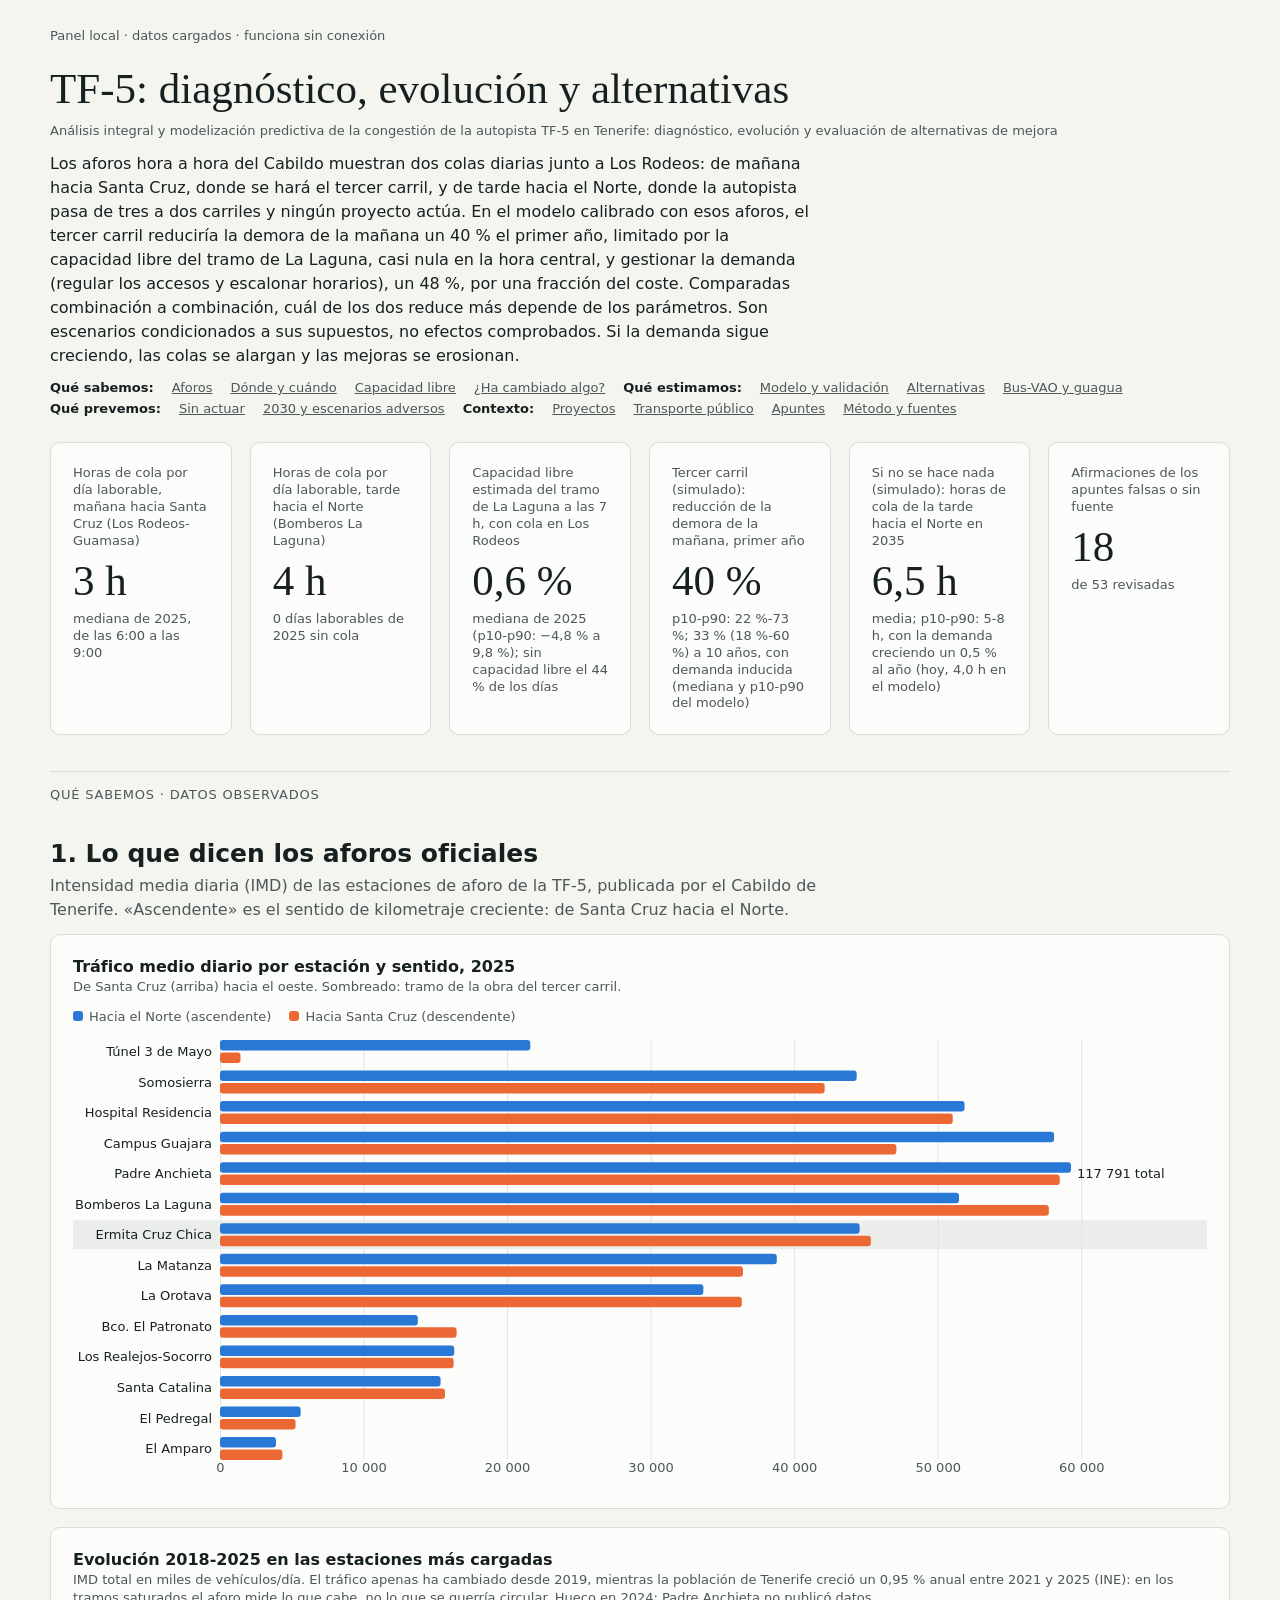
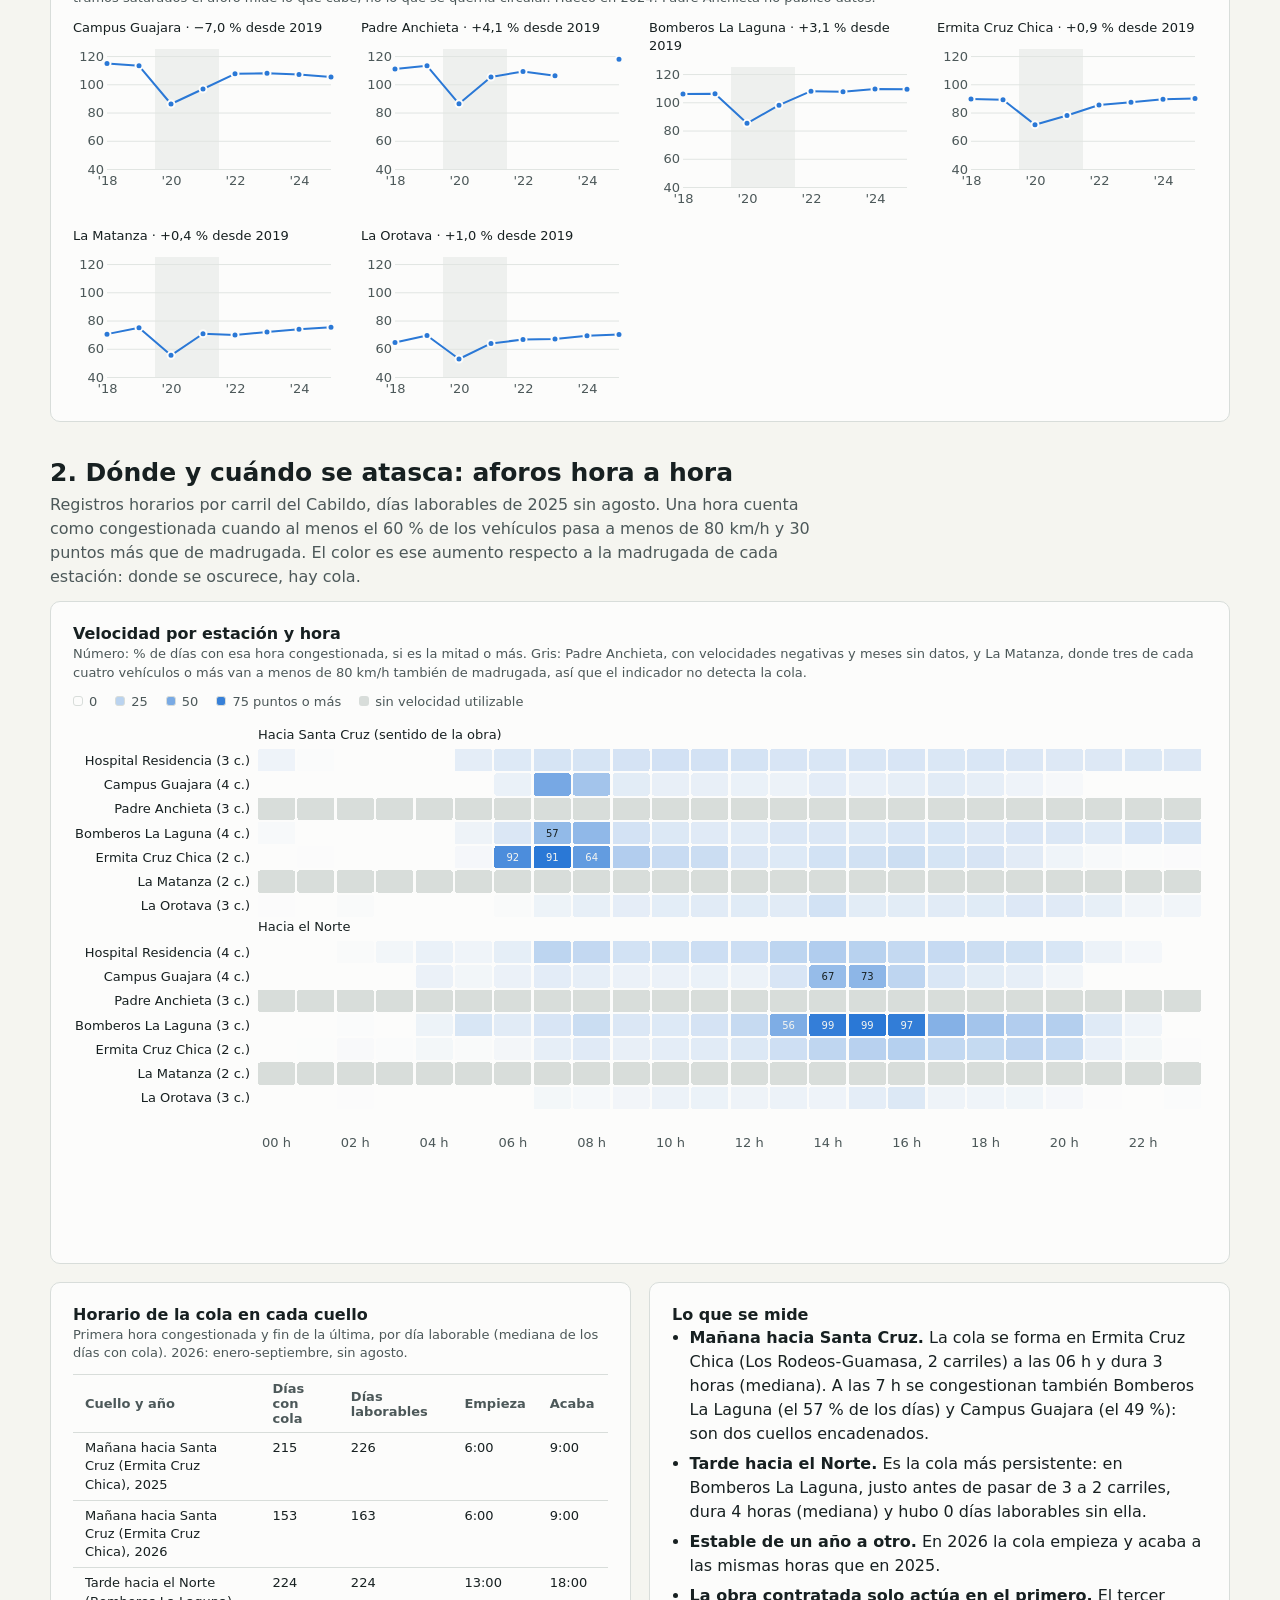
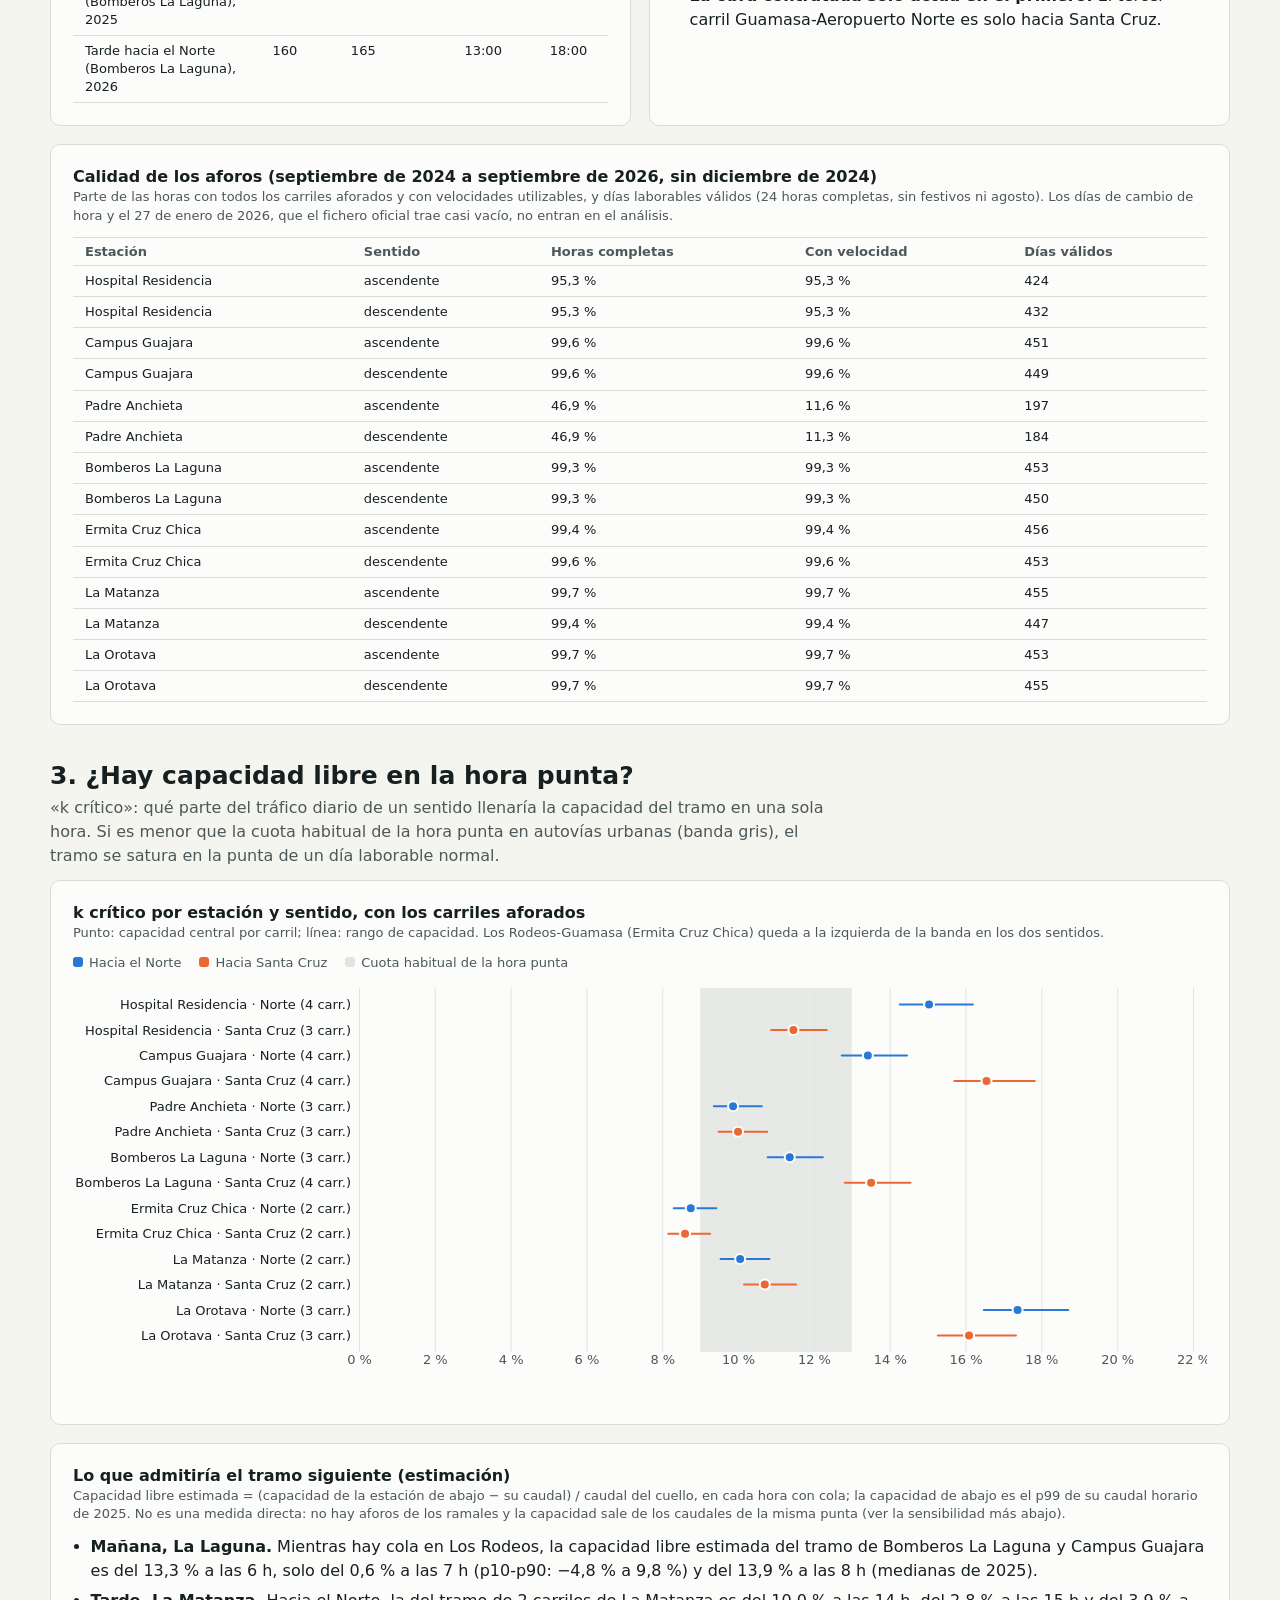
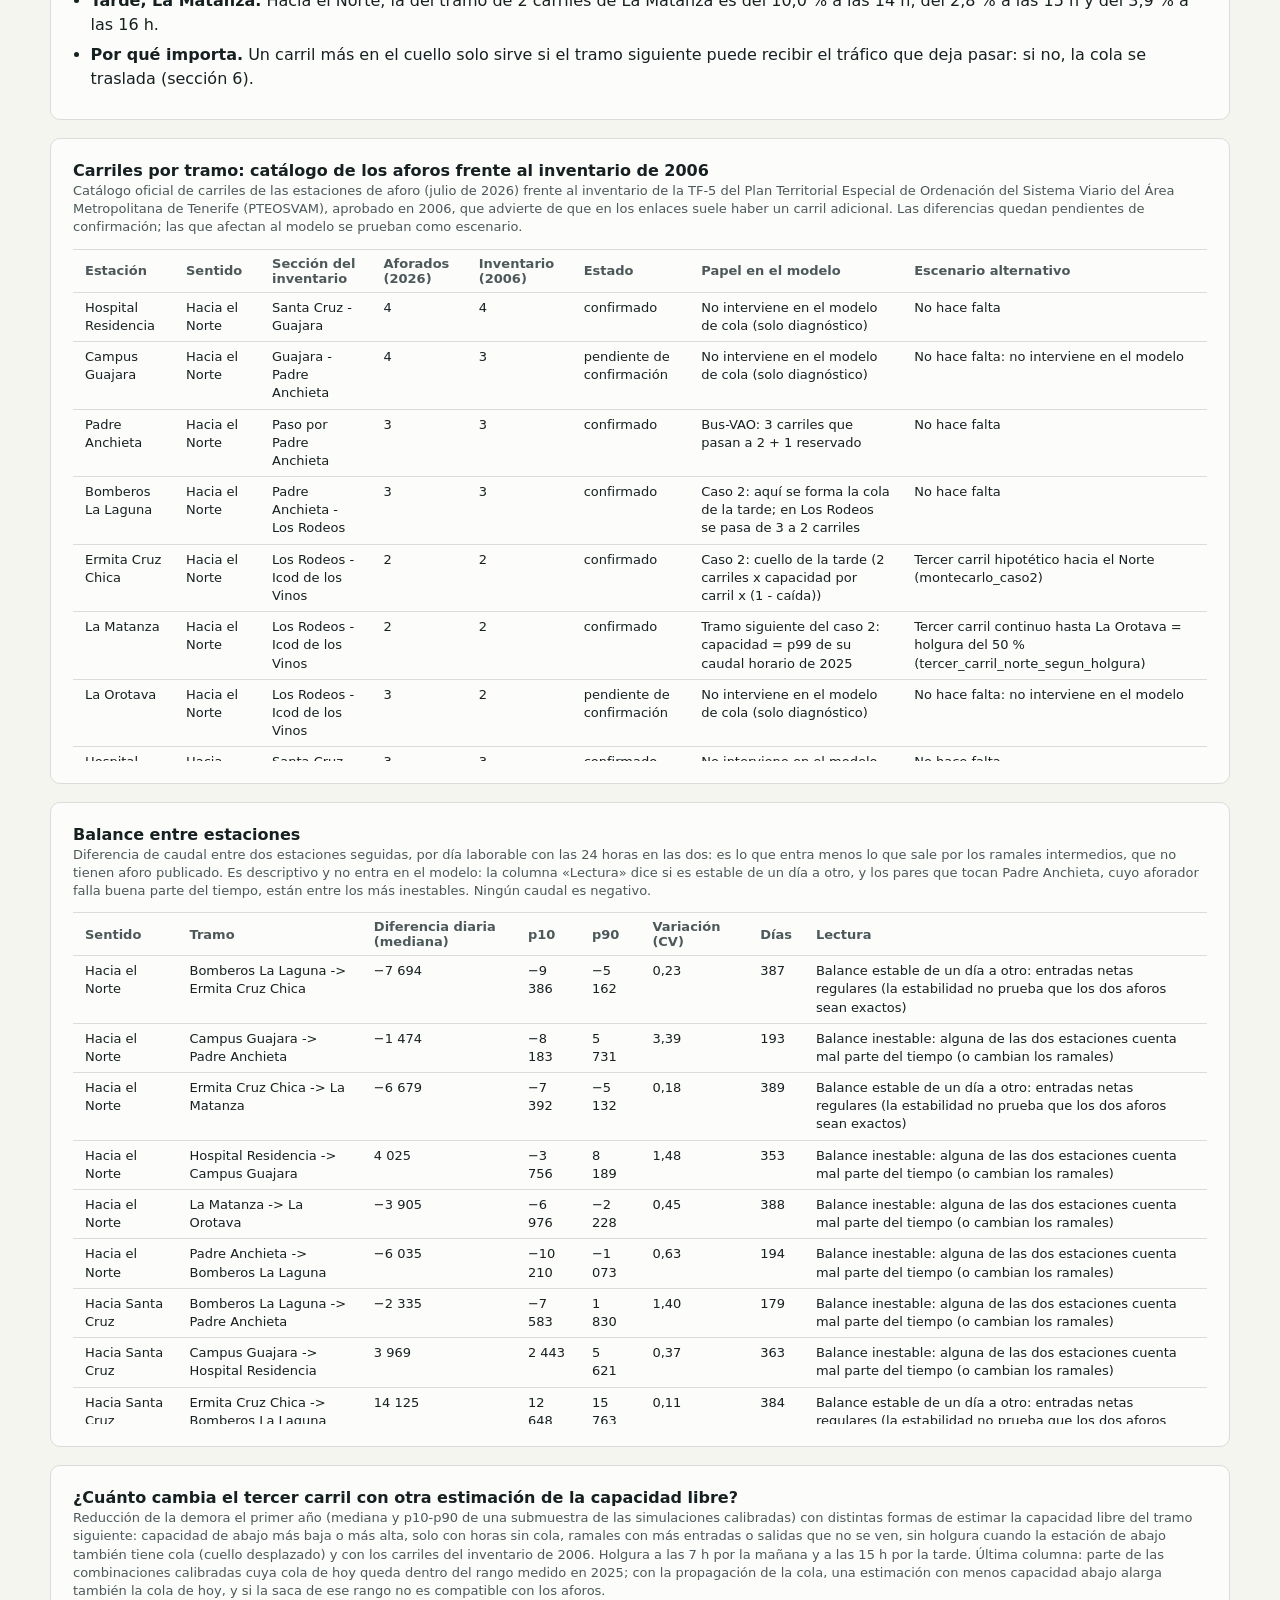
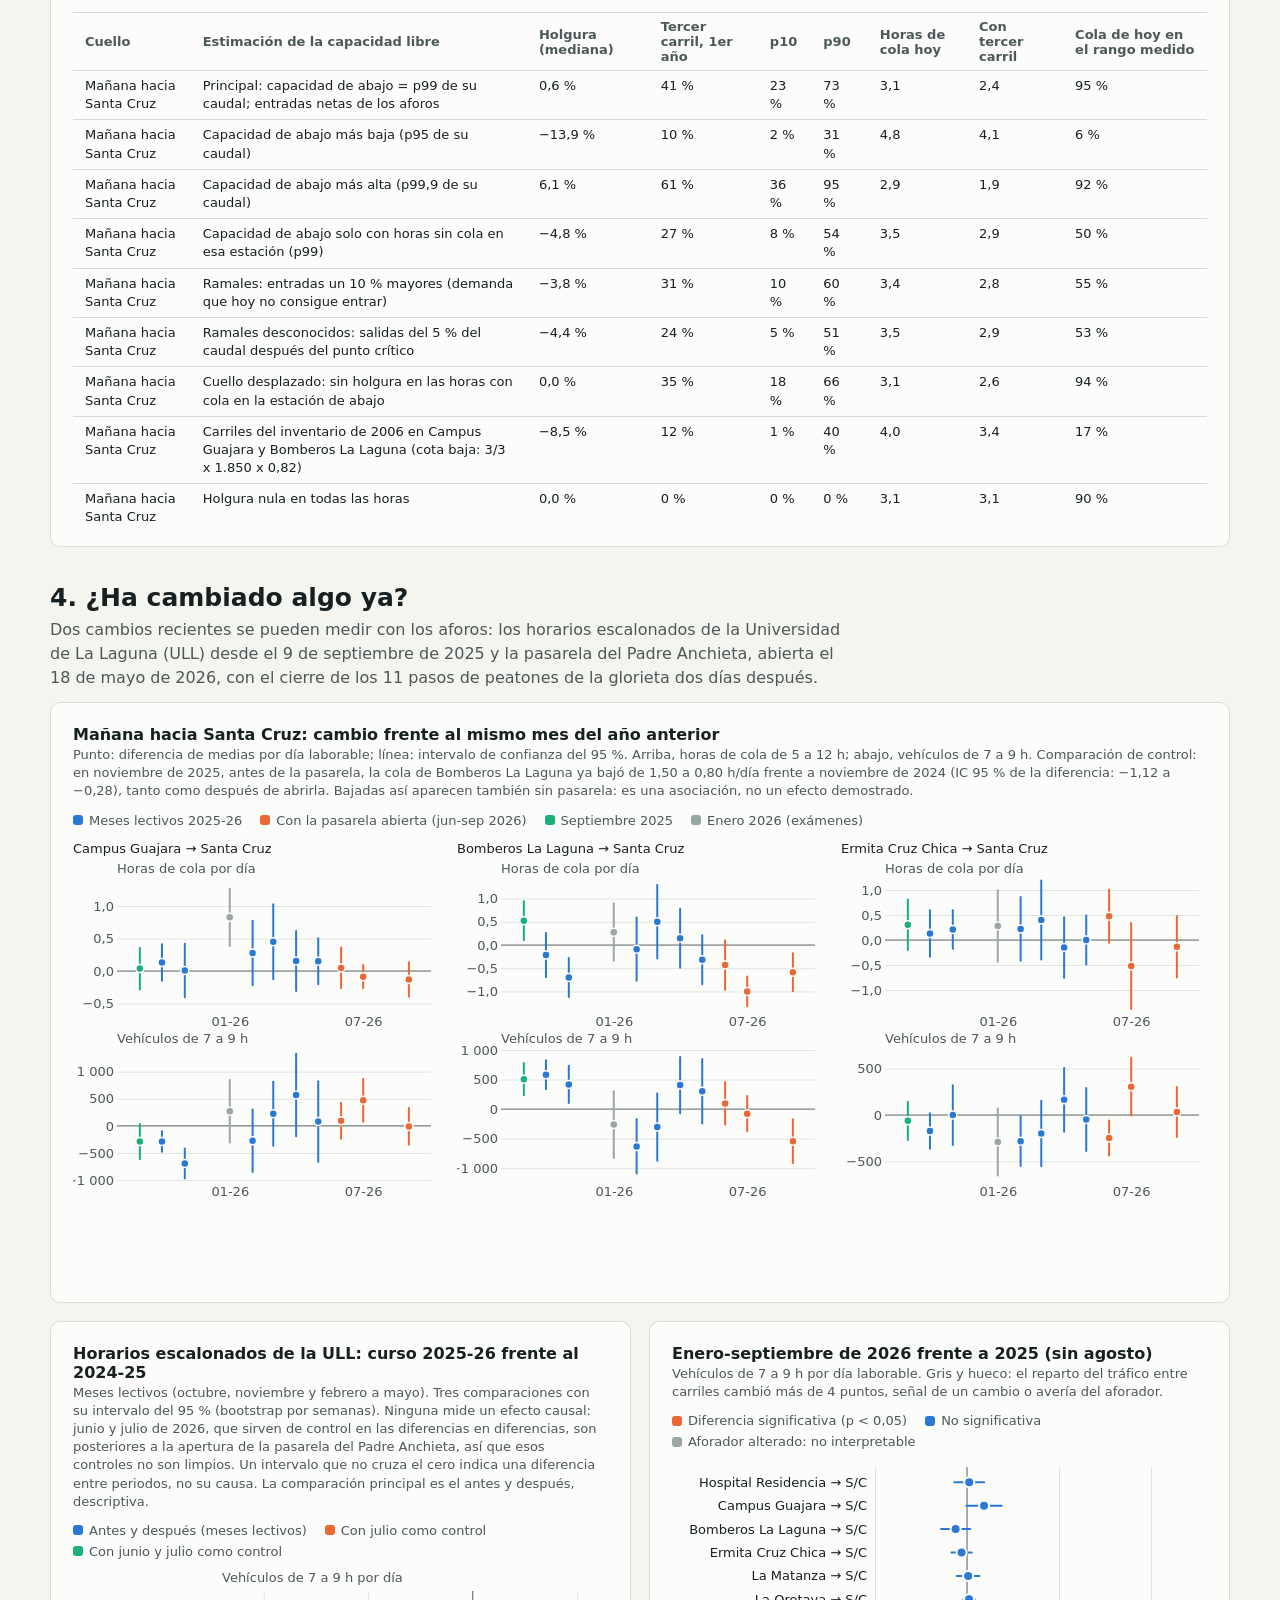
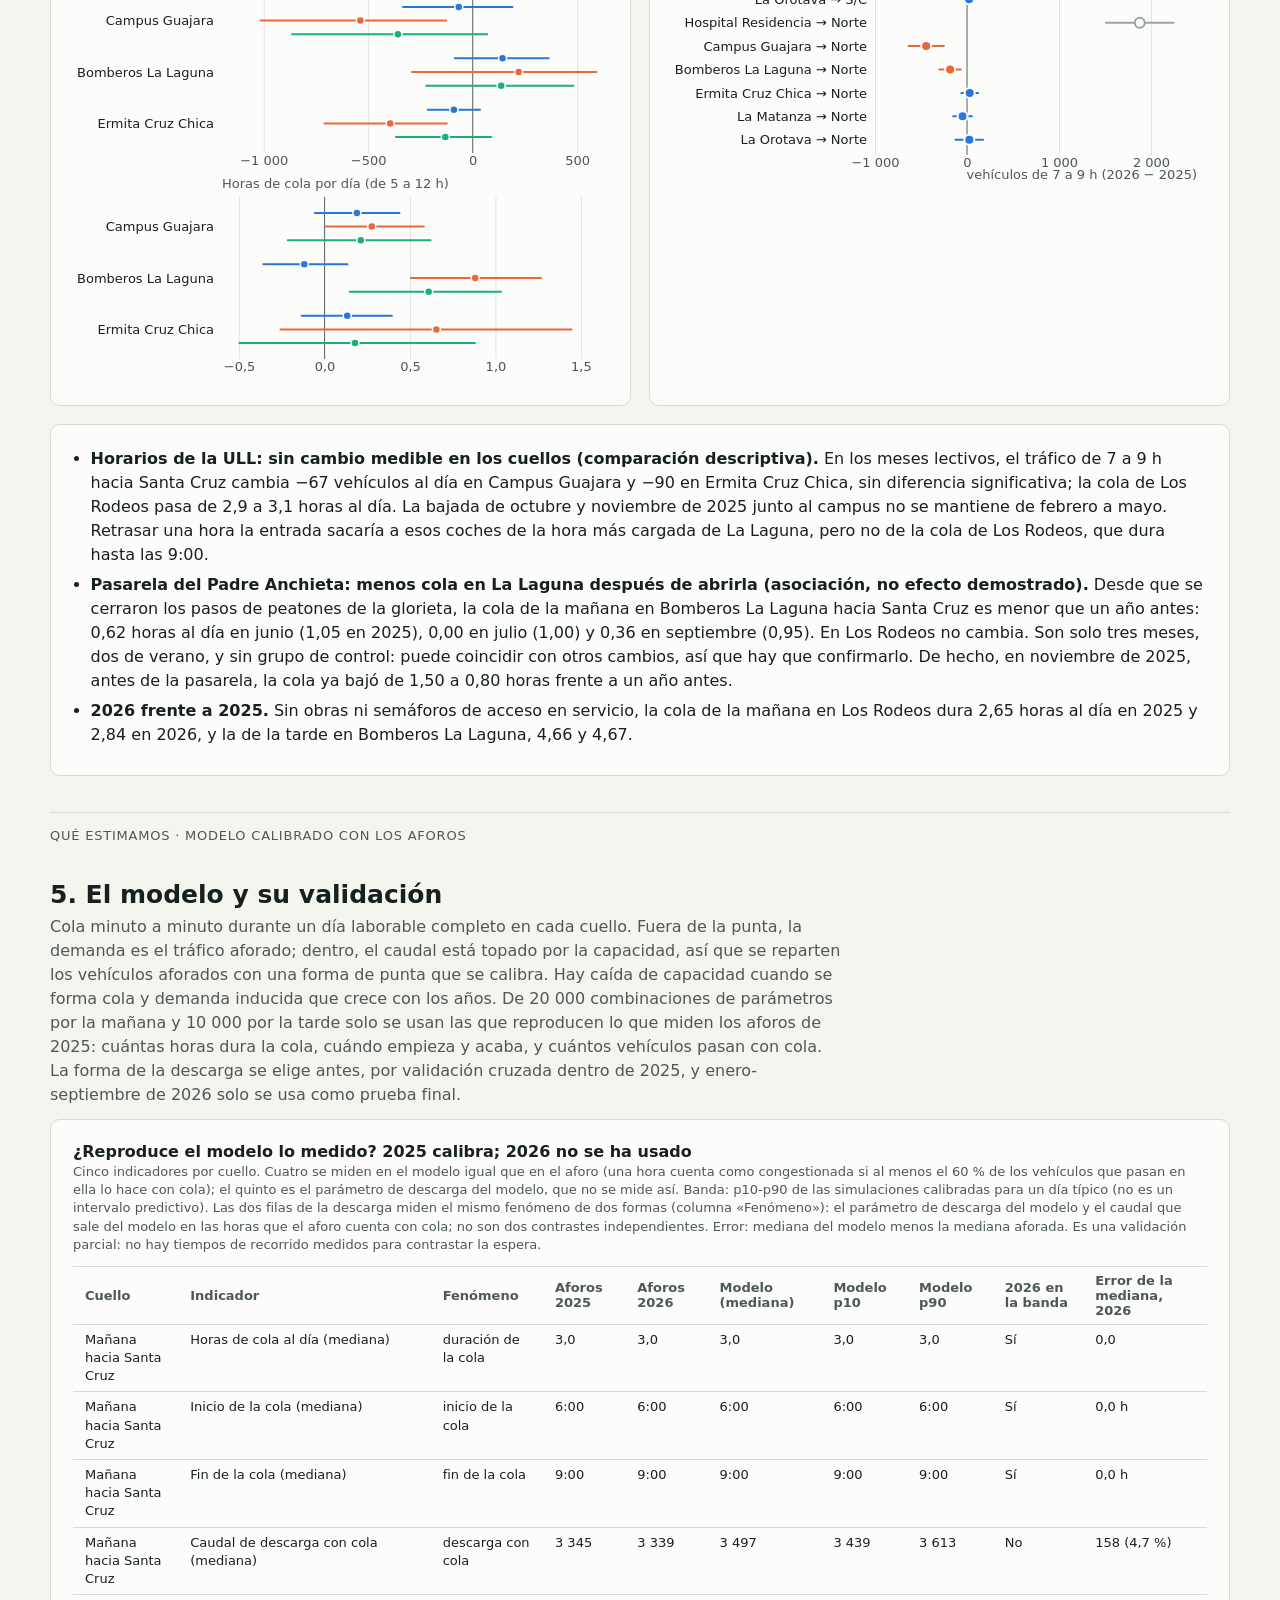
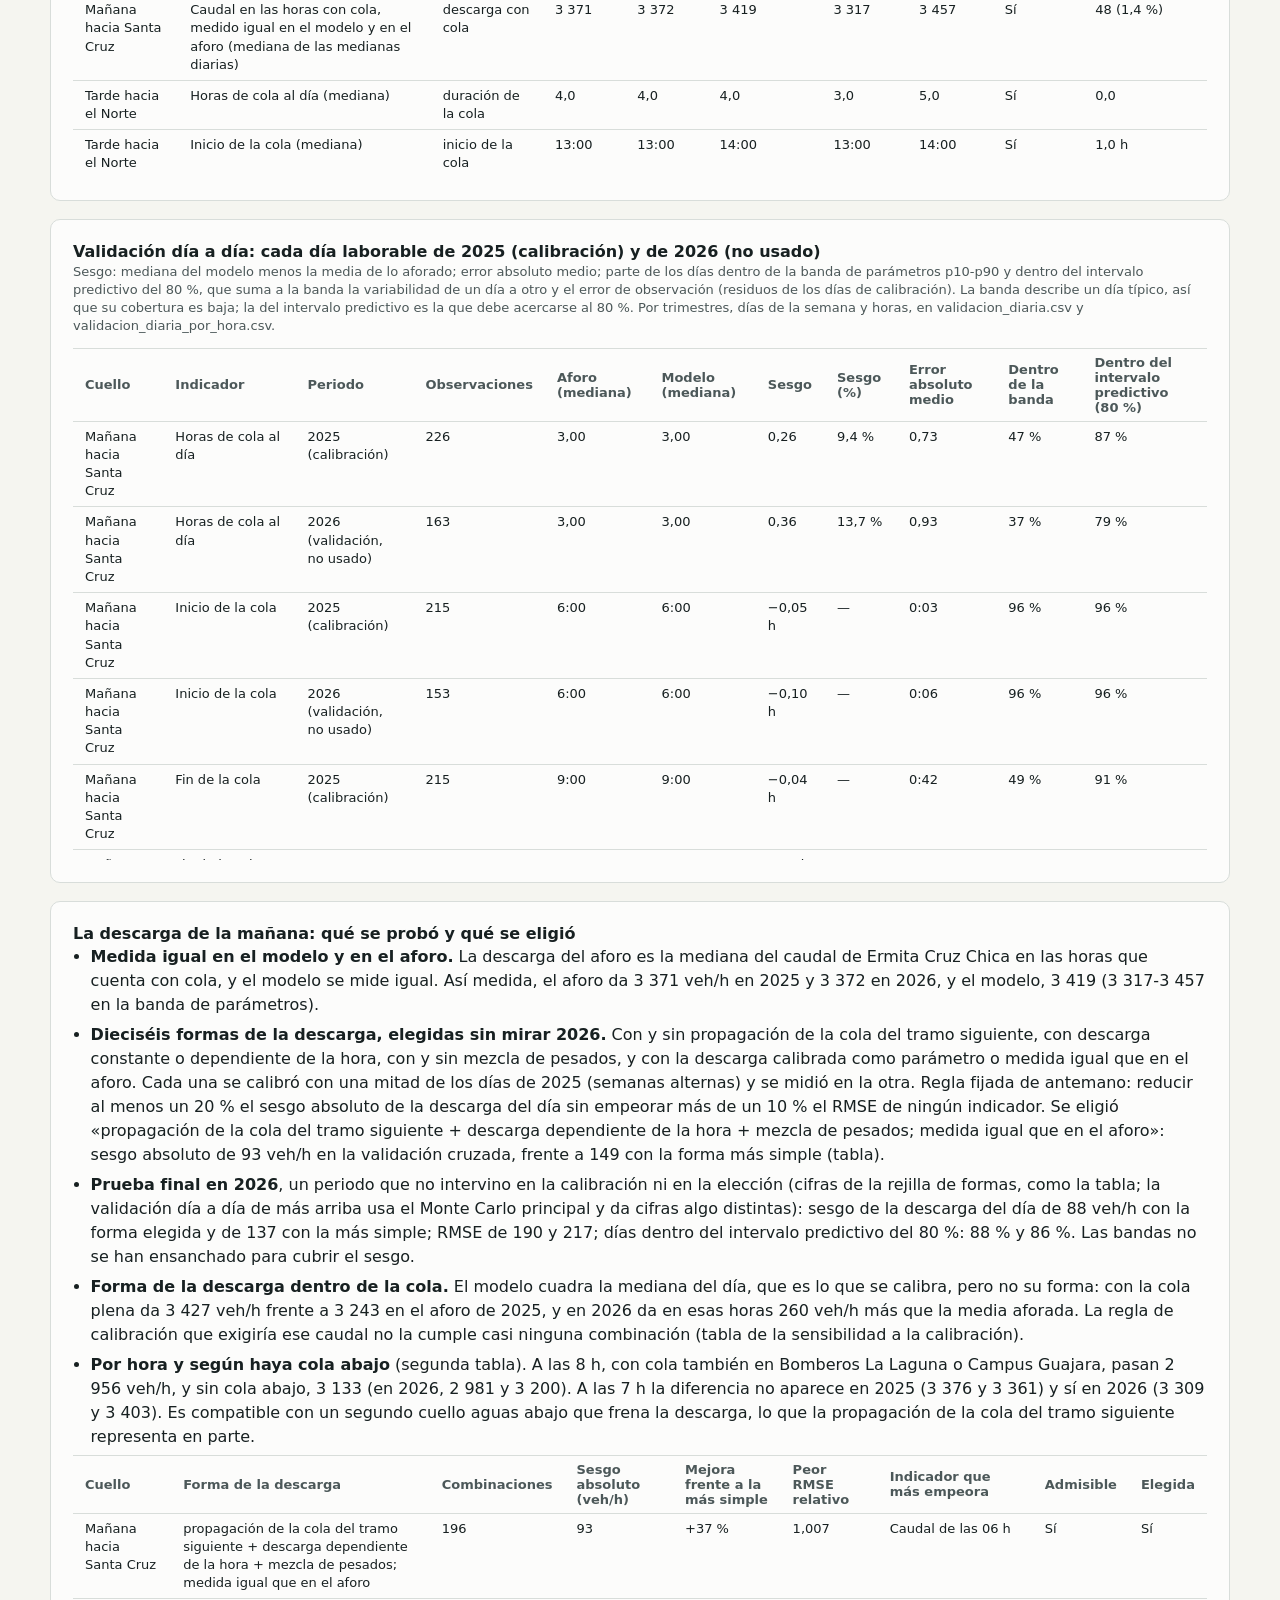
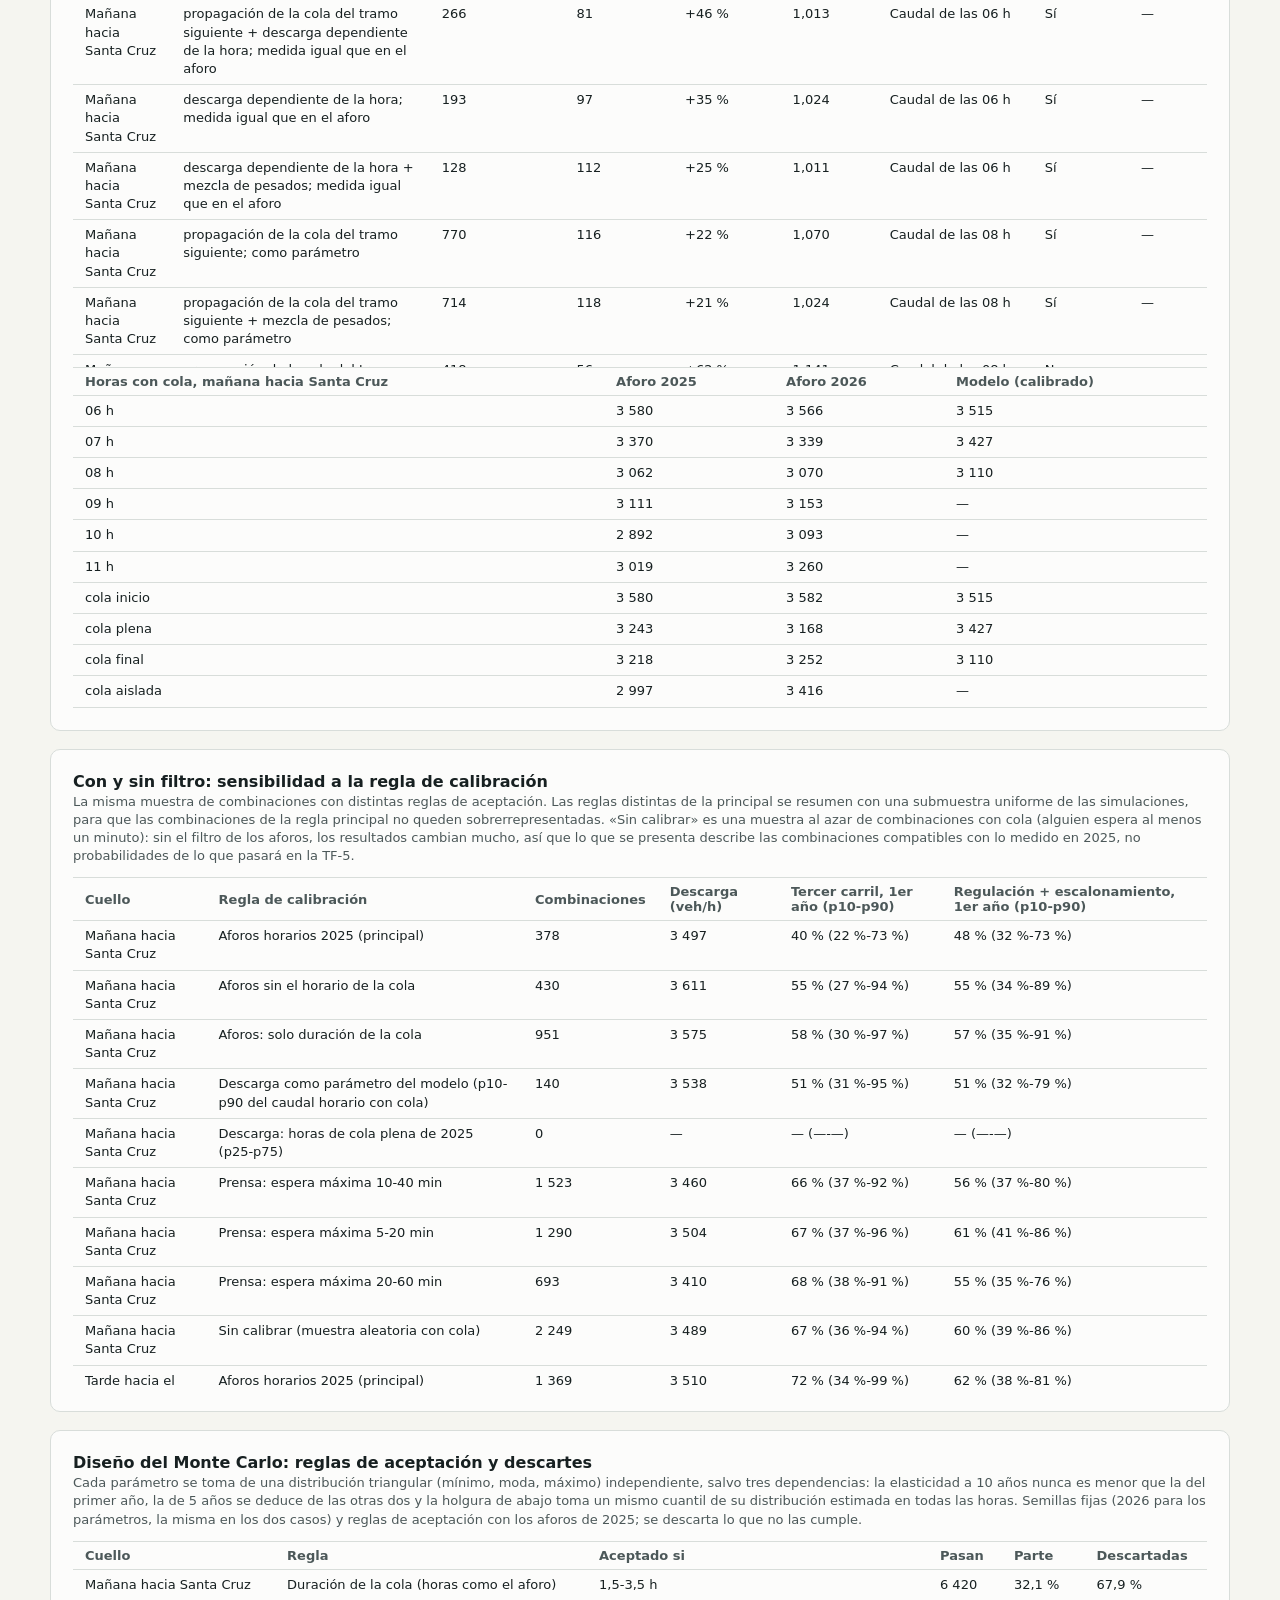
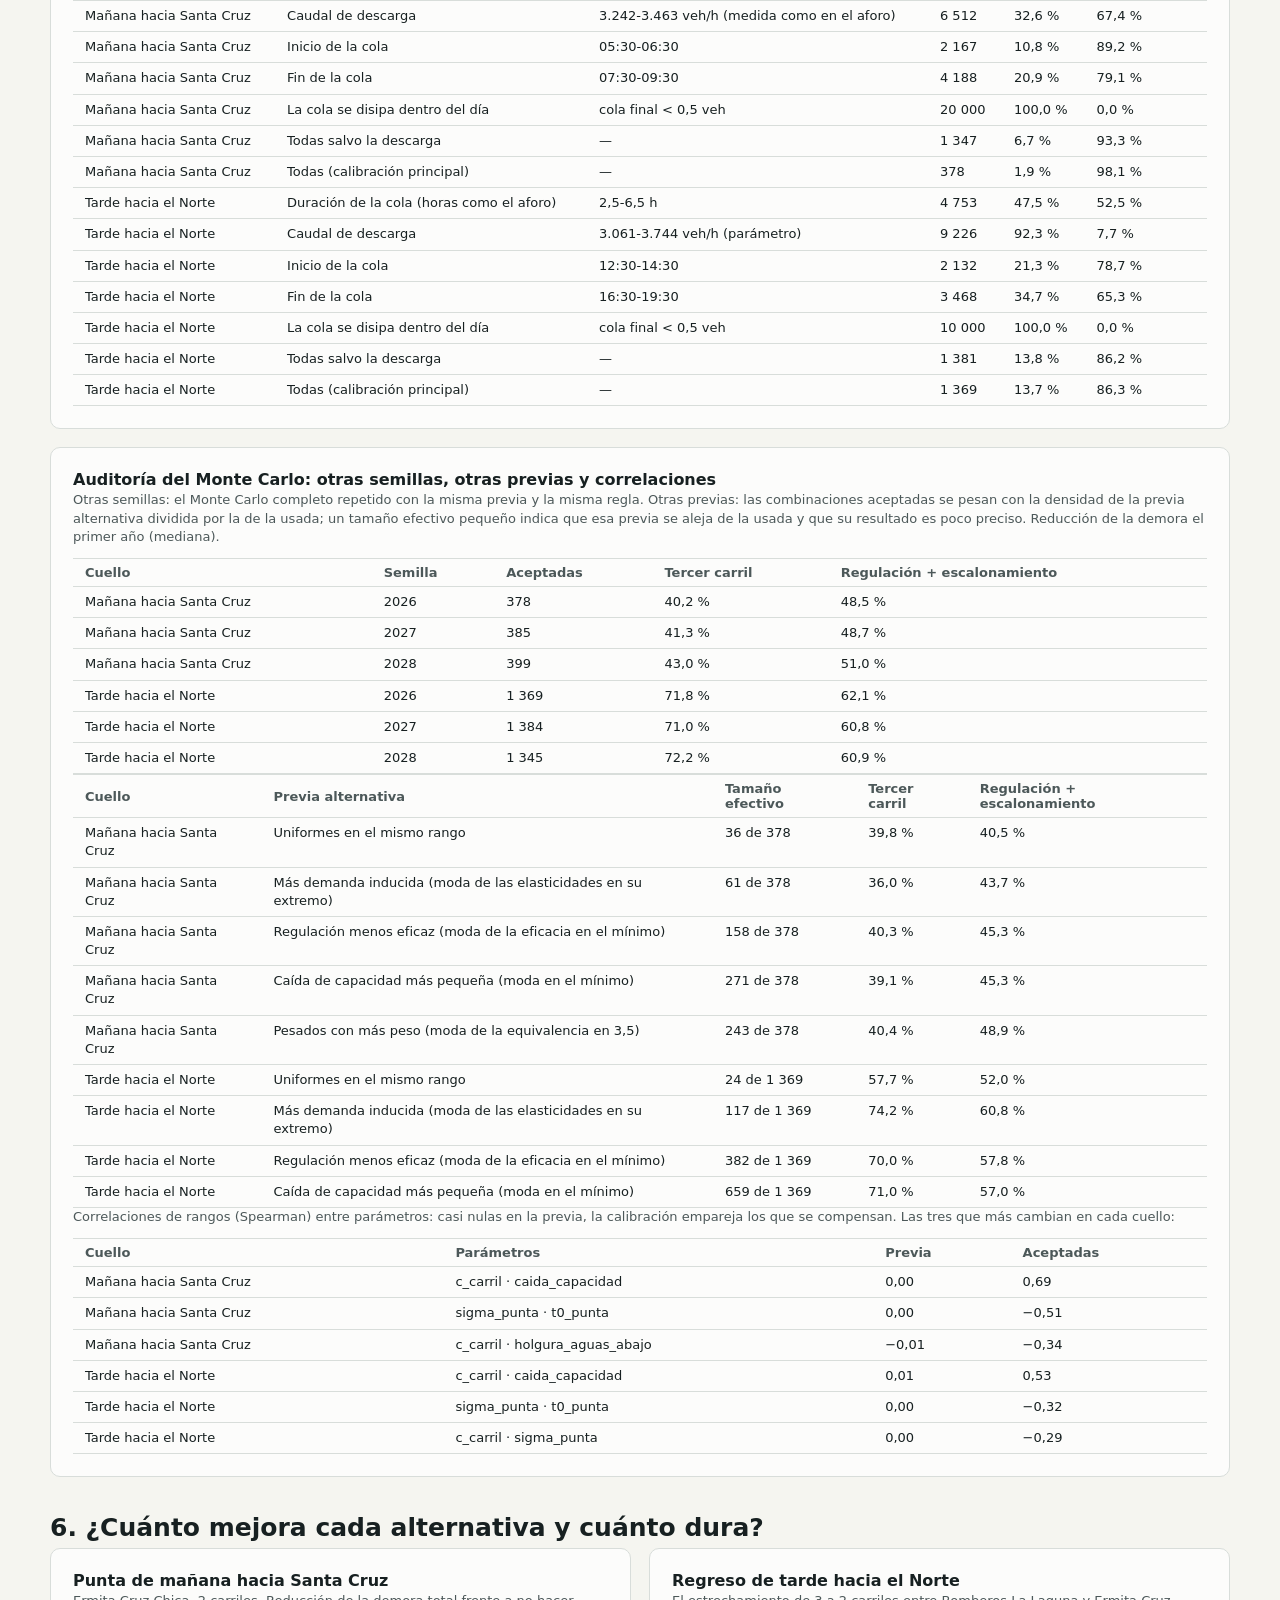
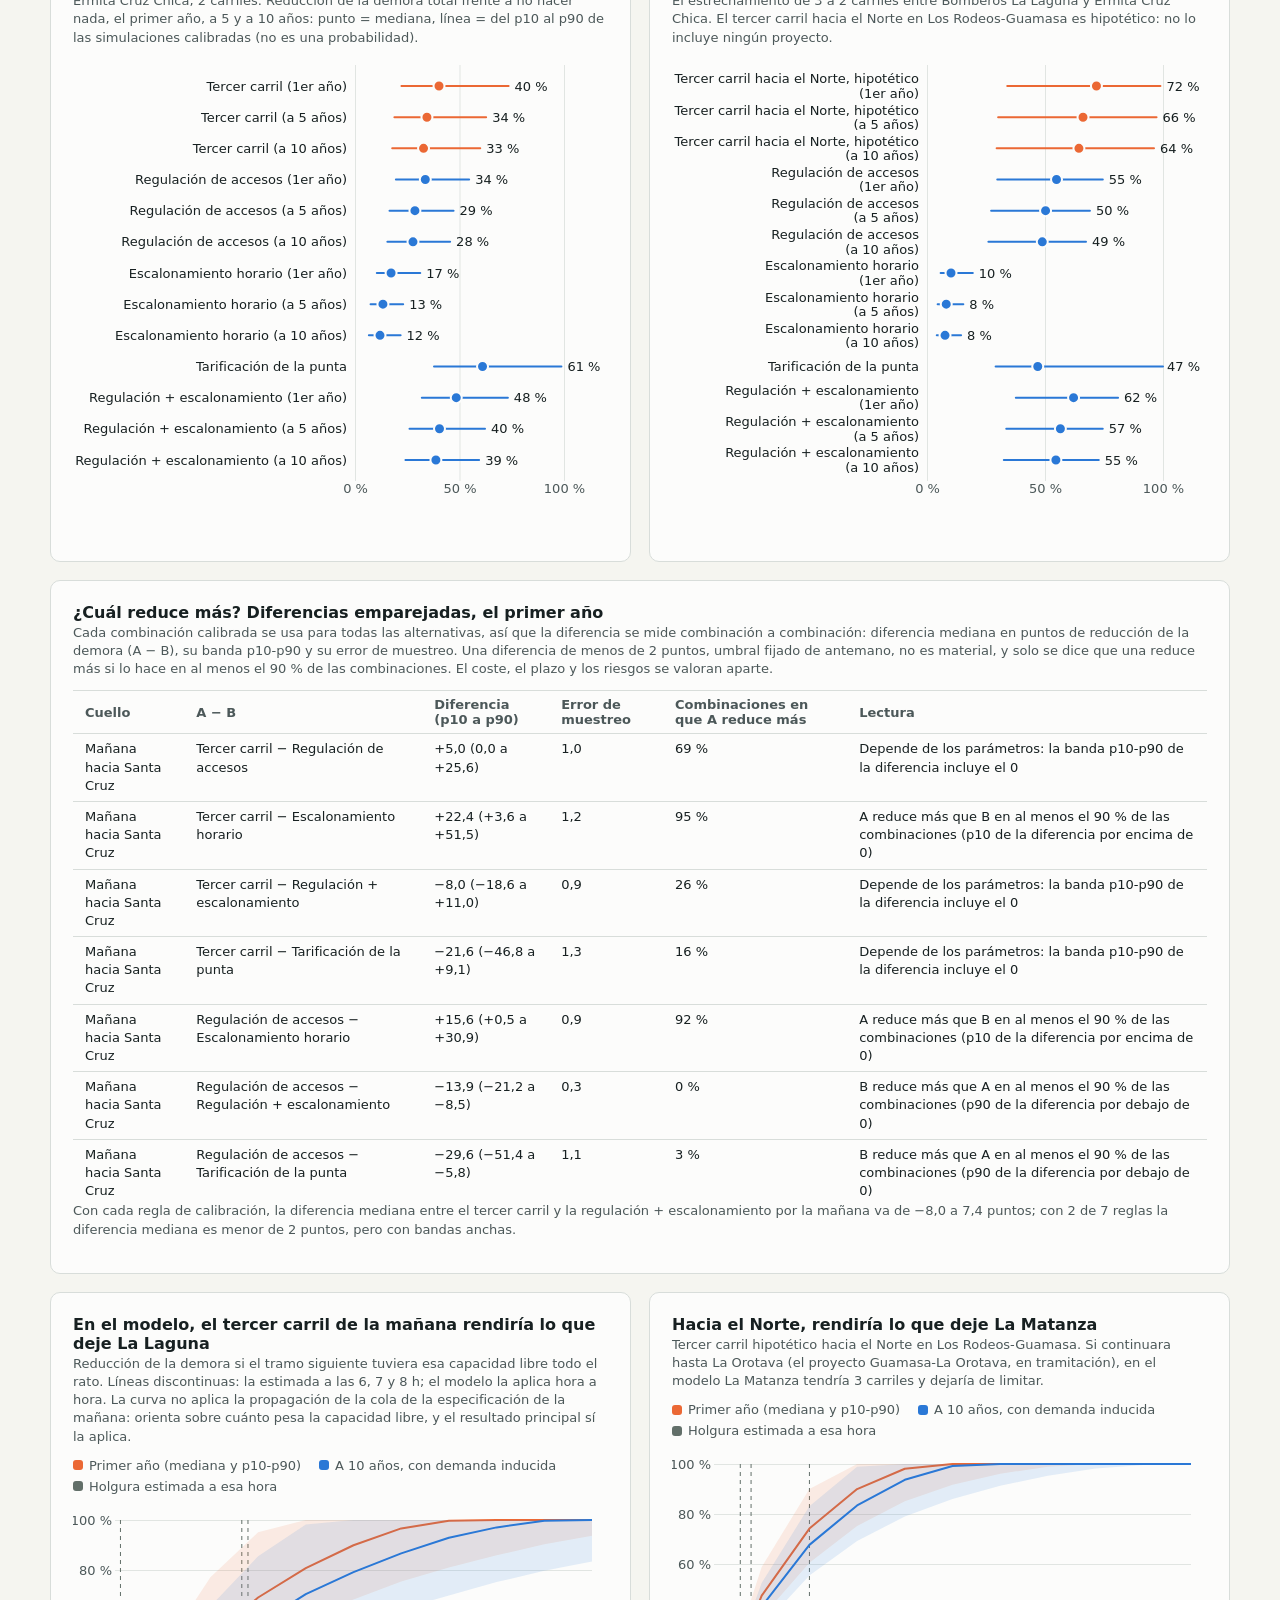
<file: index.html>
<!doctype html>
<html lang="es">
<head>
<meta charset="utf-8">
<meta name="viewport" content="width=device-width, initial-scale=1">
<title>Proyecto TF-5 · panel interactivo</title>
<meta http-equiv="refresh" content="0; url=panel/">
<script>location.replace("panel/");</script>
<style>
  body { margin: 0; min-height: 100vh; display: grid; place-items: center; padding: 16px; box-sizing: border-box;
         background: #10202B; color: #F3EDE2; font: 16px/1.5 system-ui, sans-serif; text-align: center; }
  a { color: #00A896; white-space: nowrap; }
</style>
</head>
<body>
<p>Abriendo el panel… Si no se abre solo, <a href="panel/">entra aquí</a>.</p>
</body>
</html>
</file>
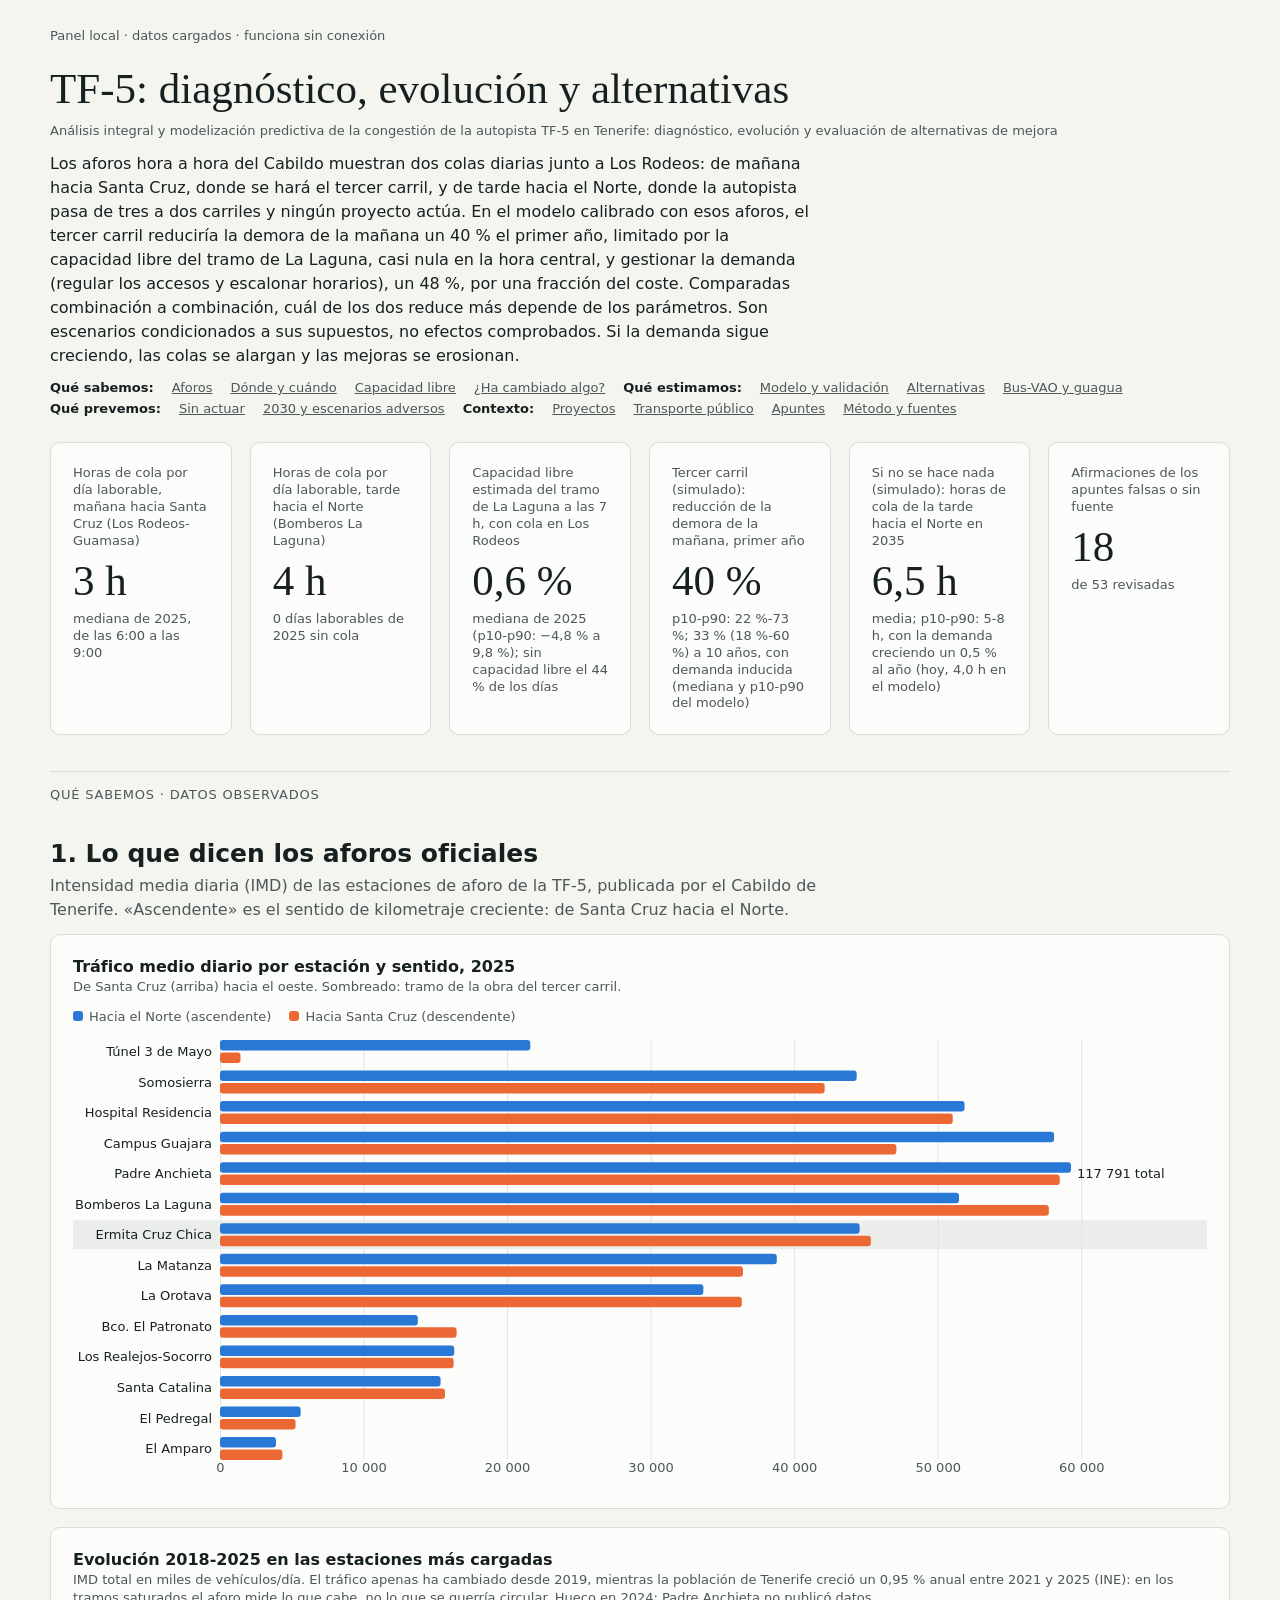
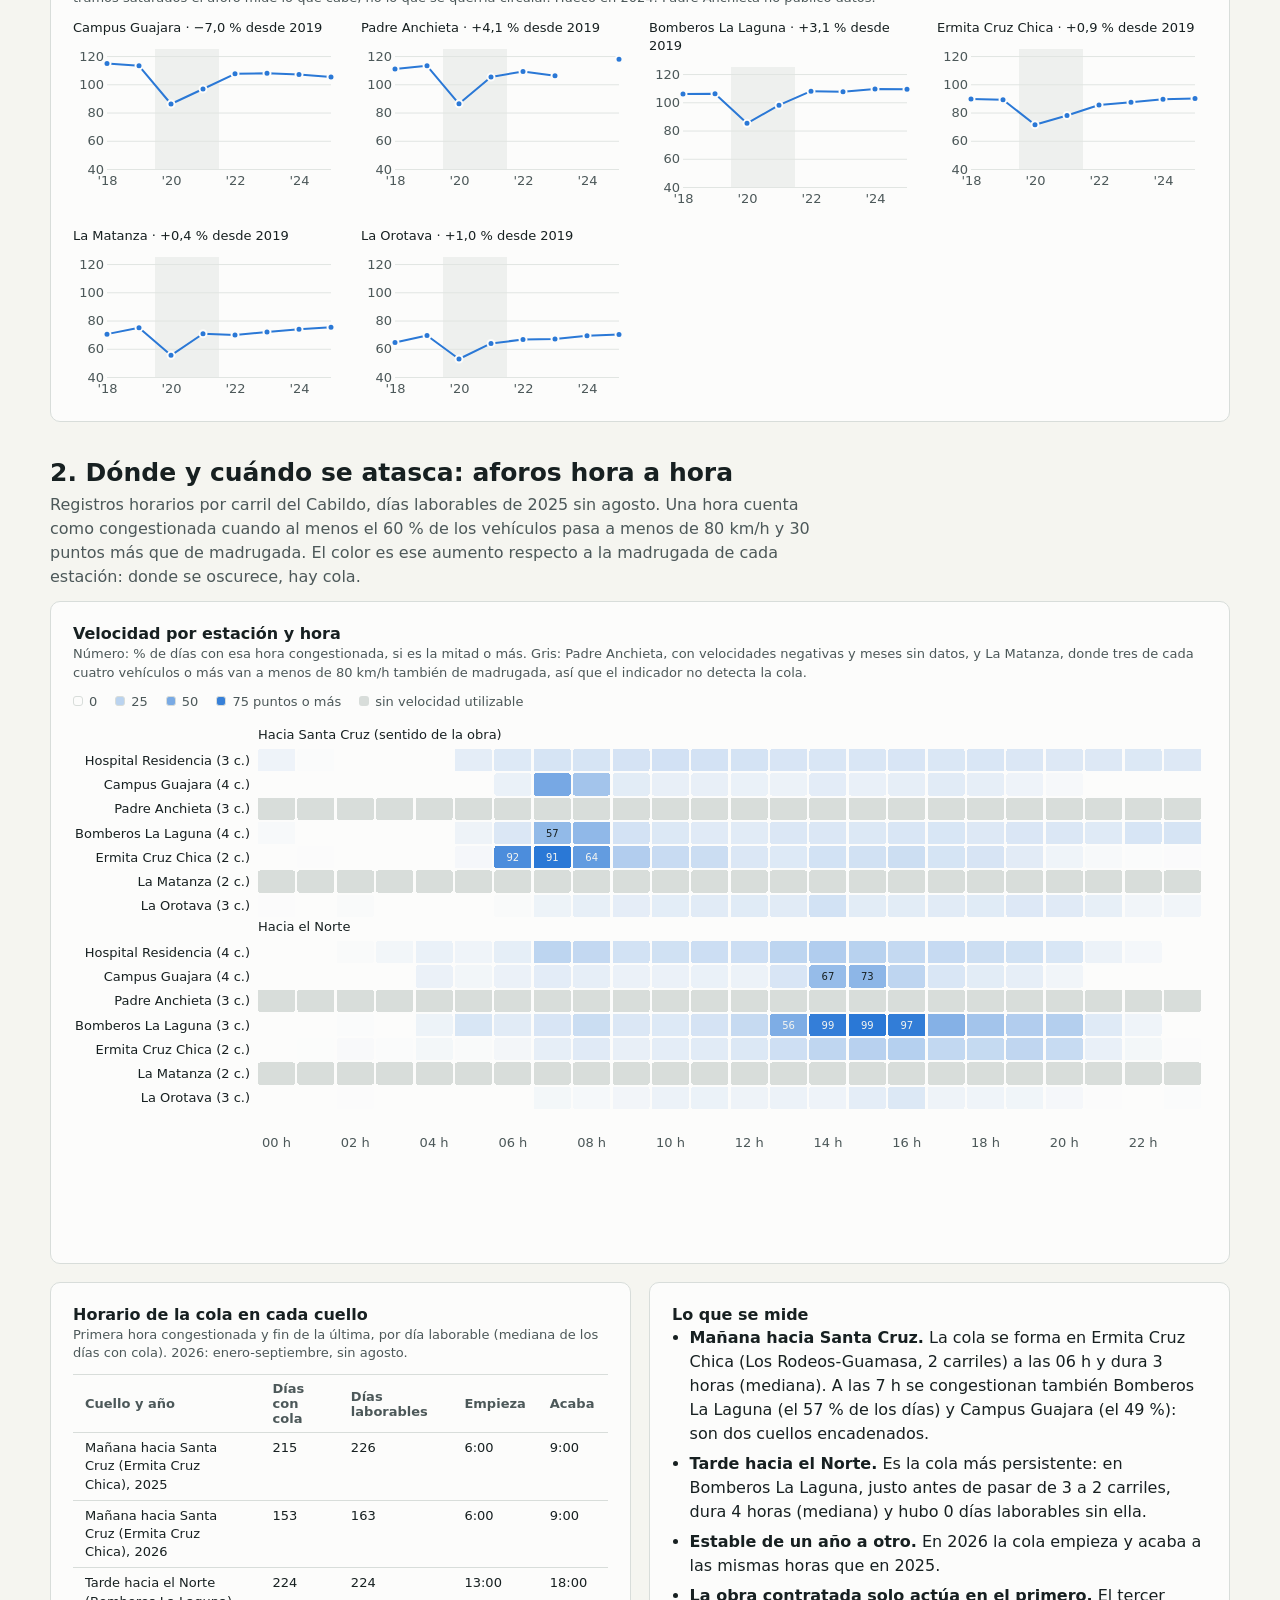
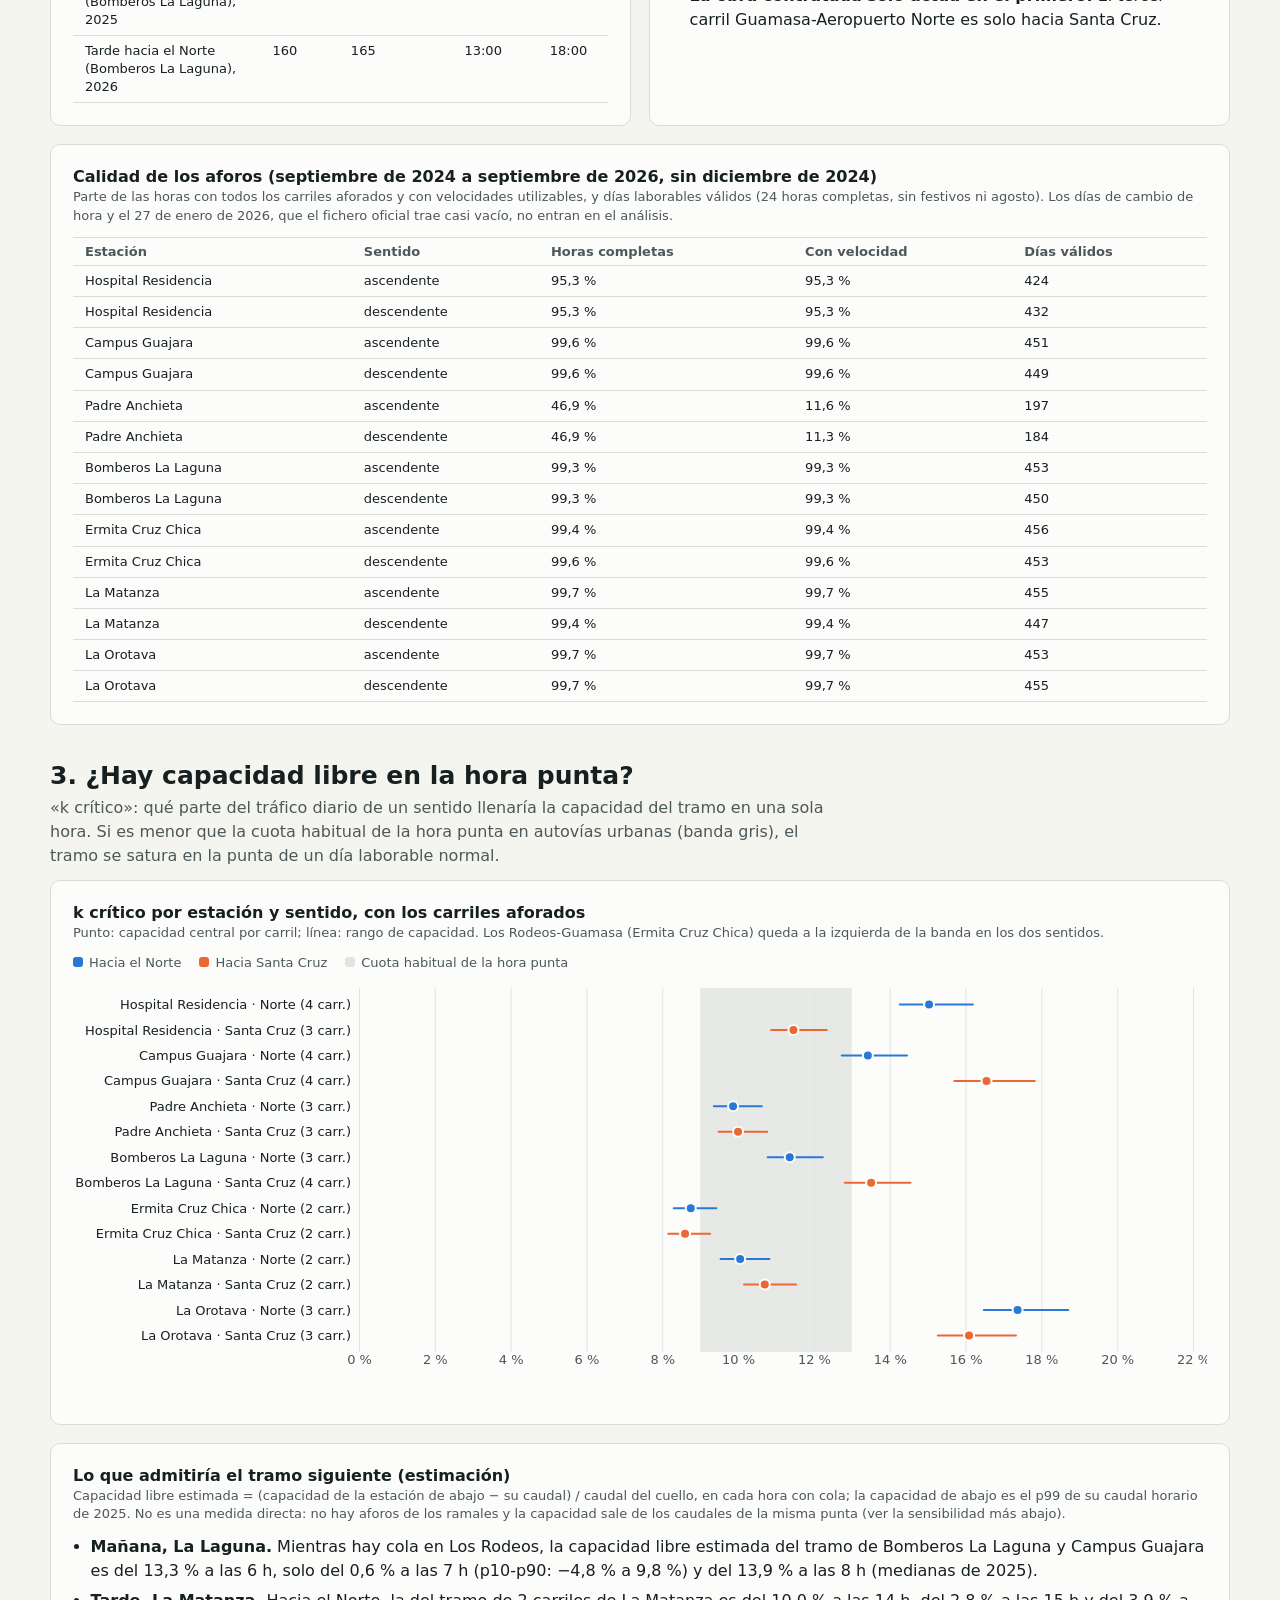
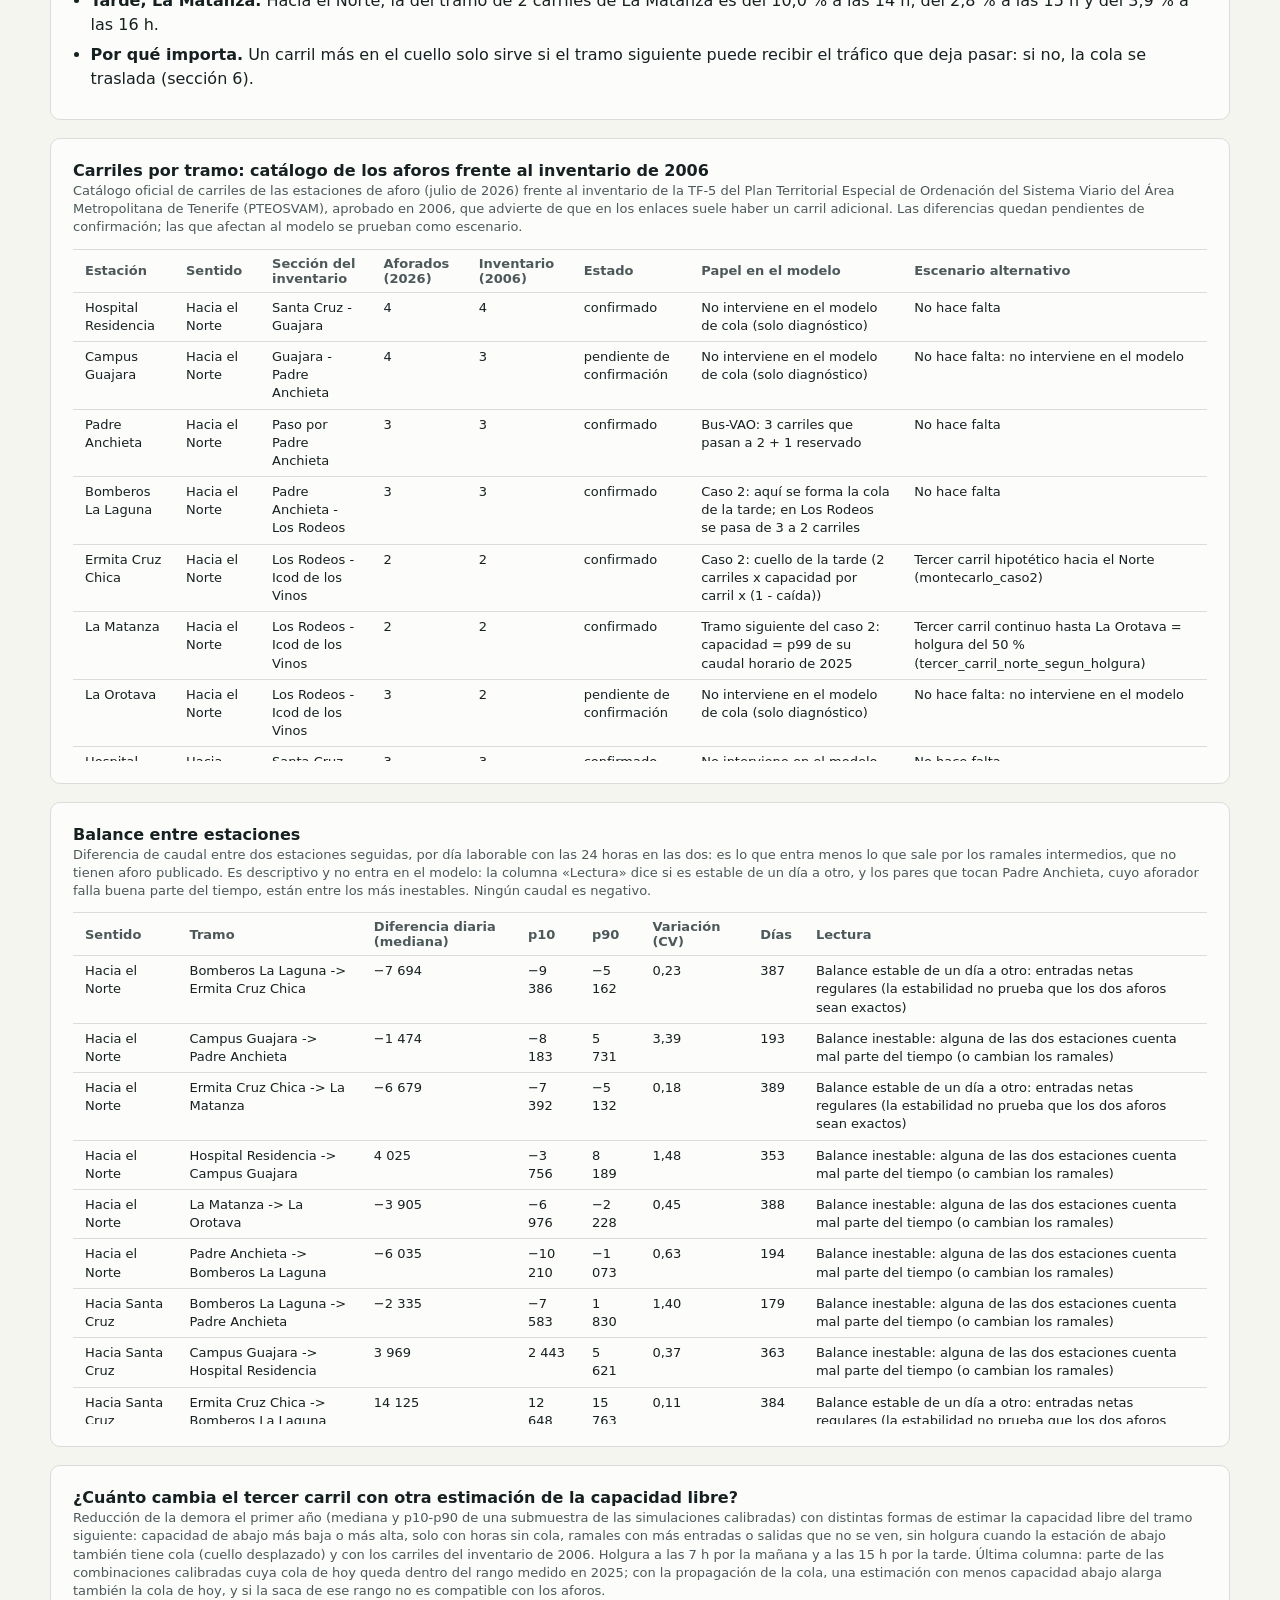
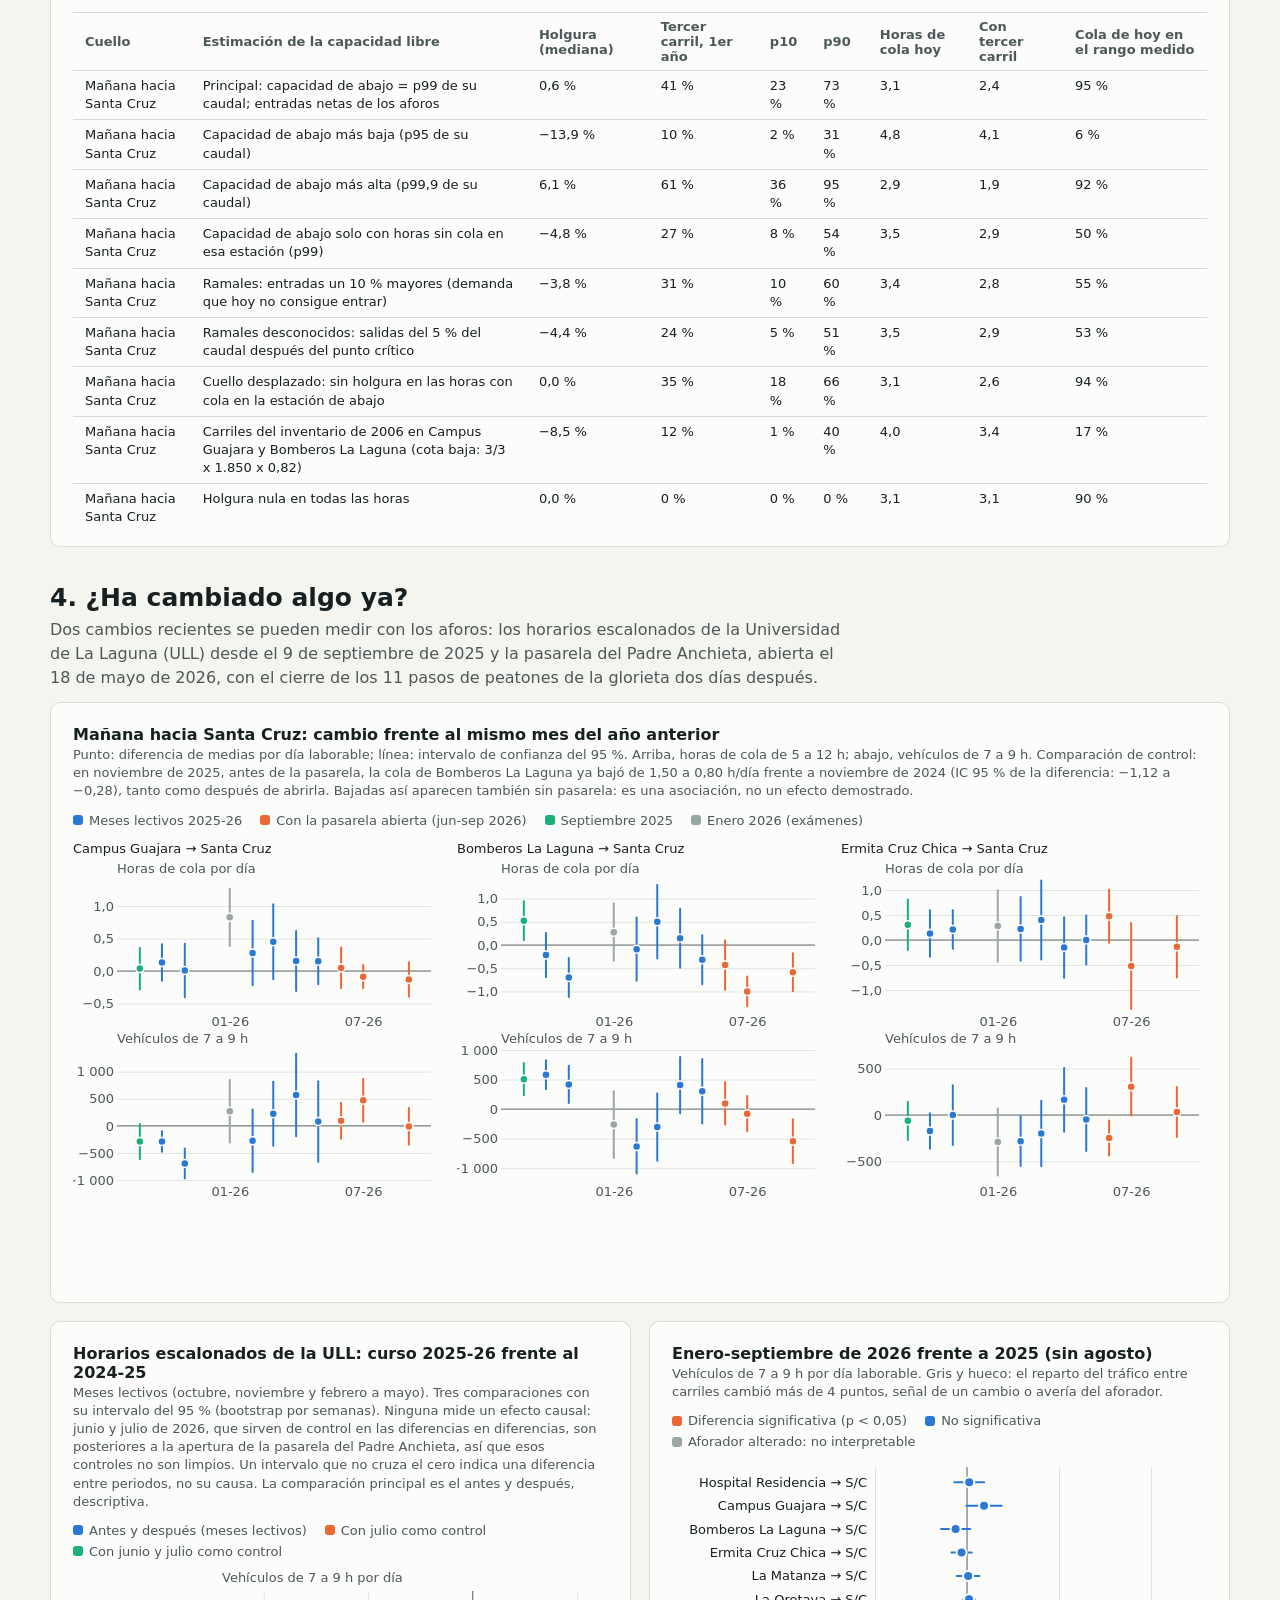
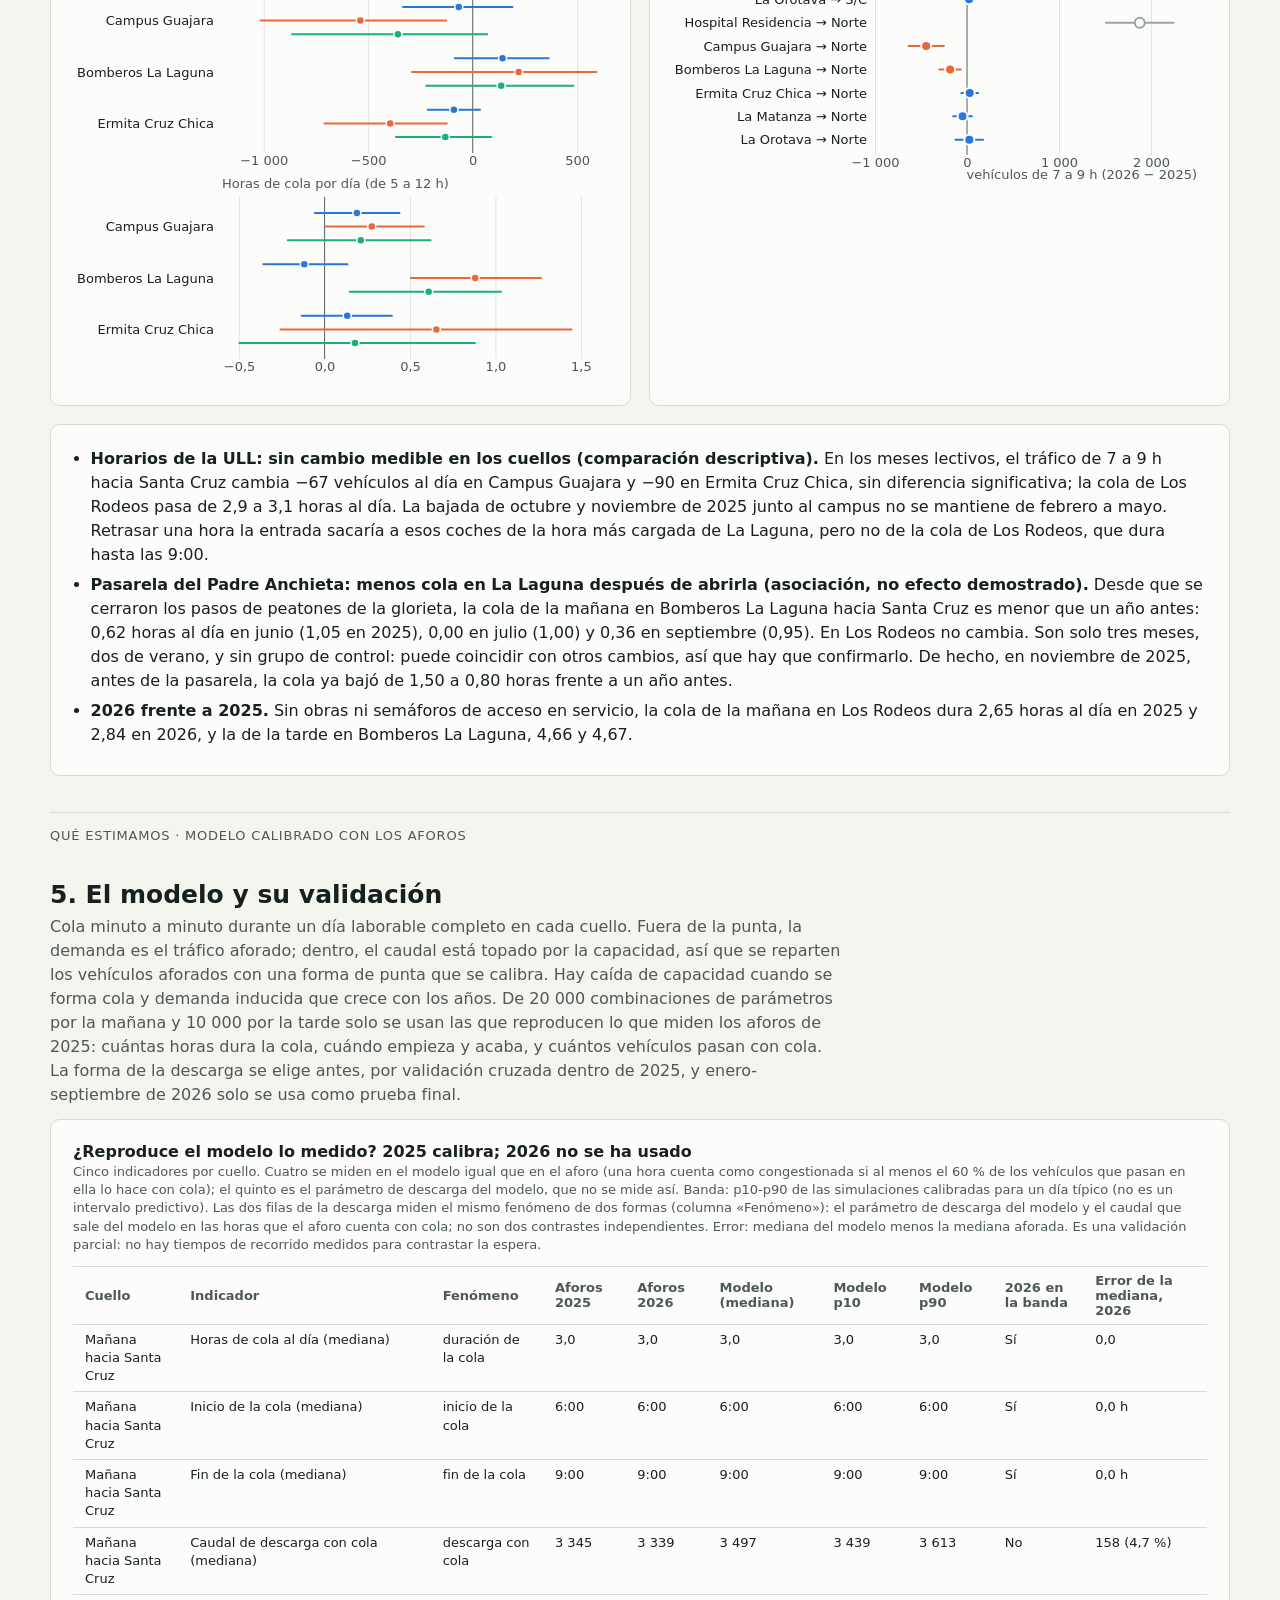
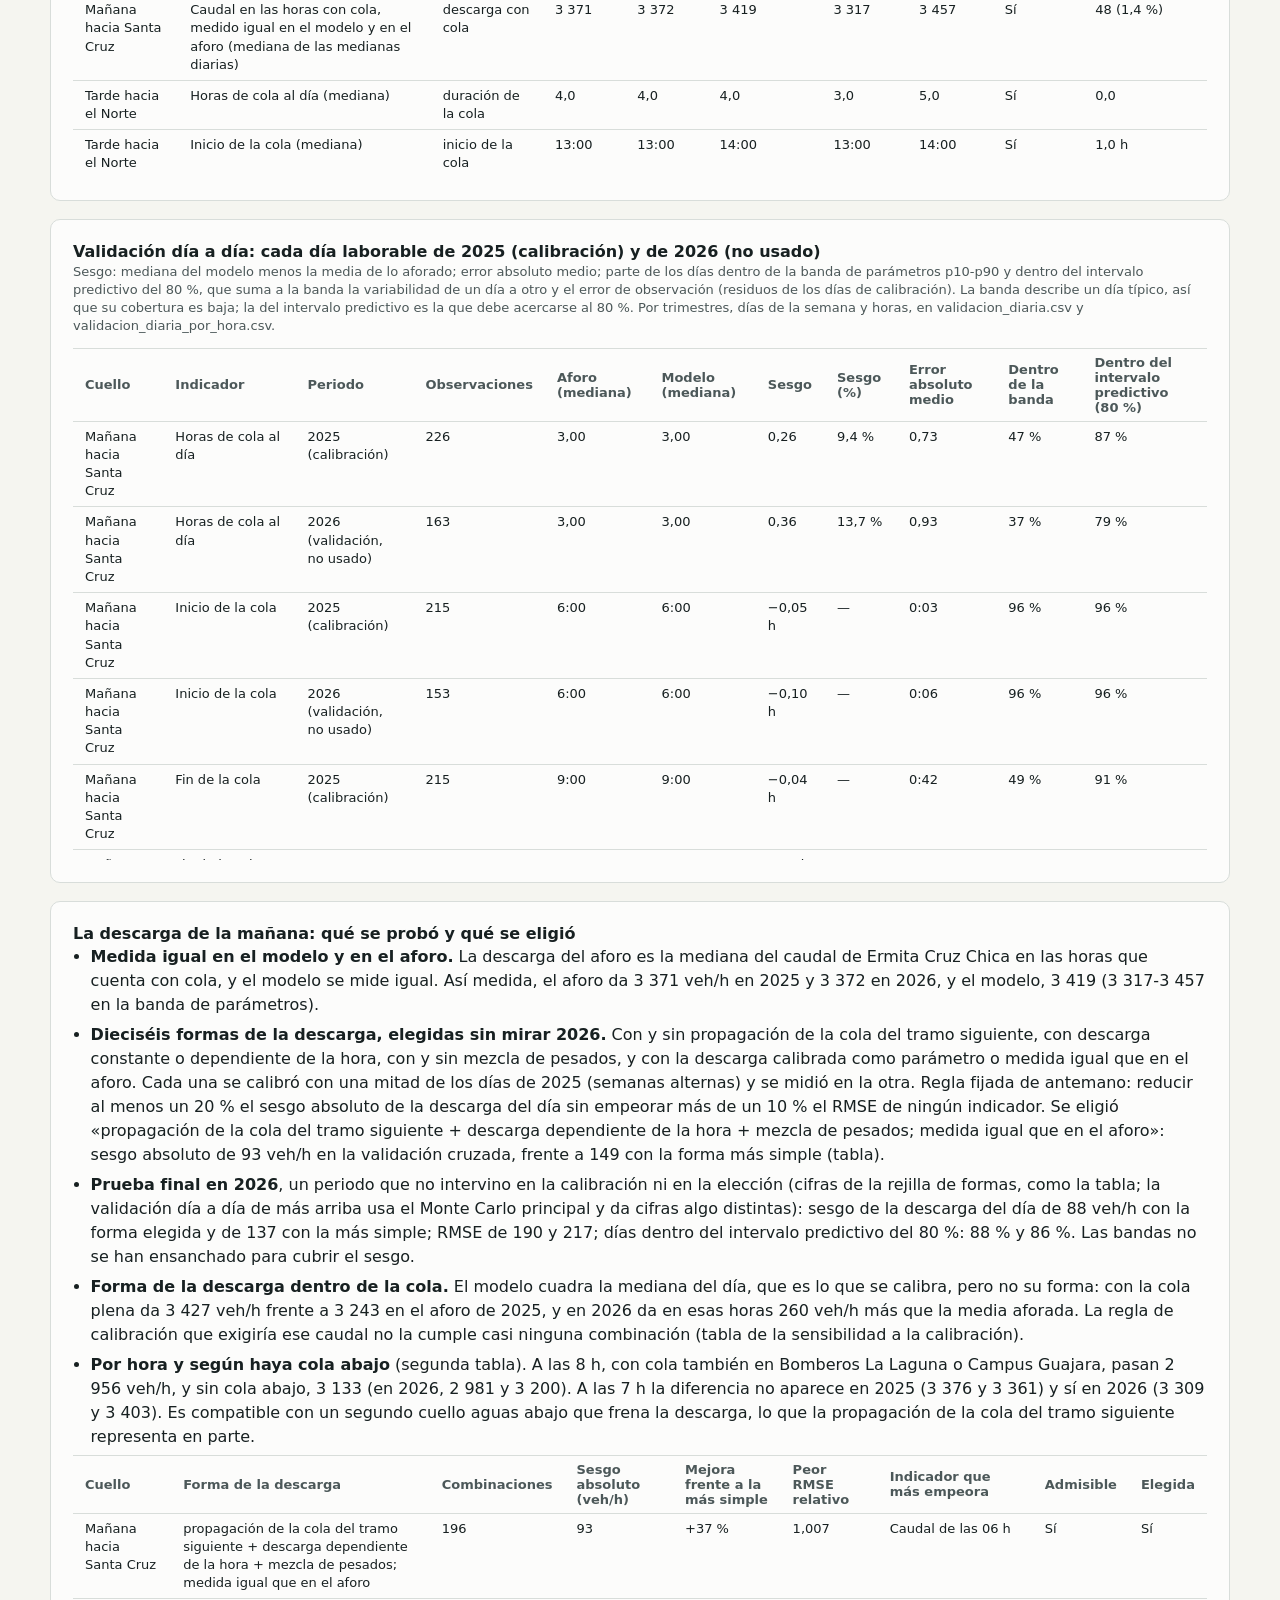
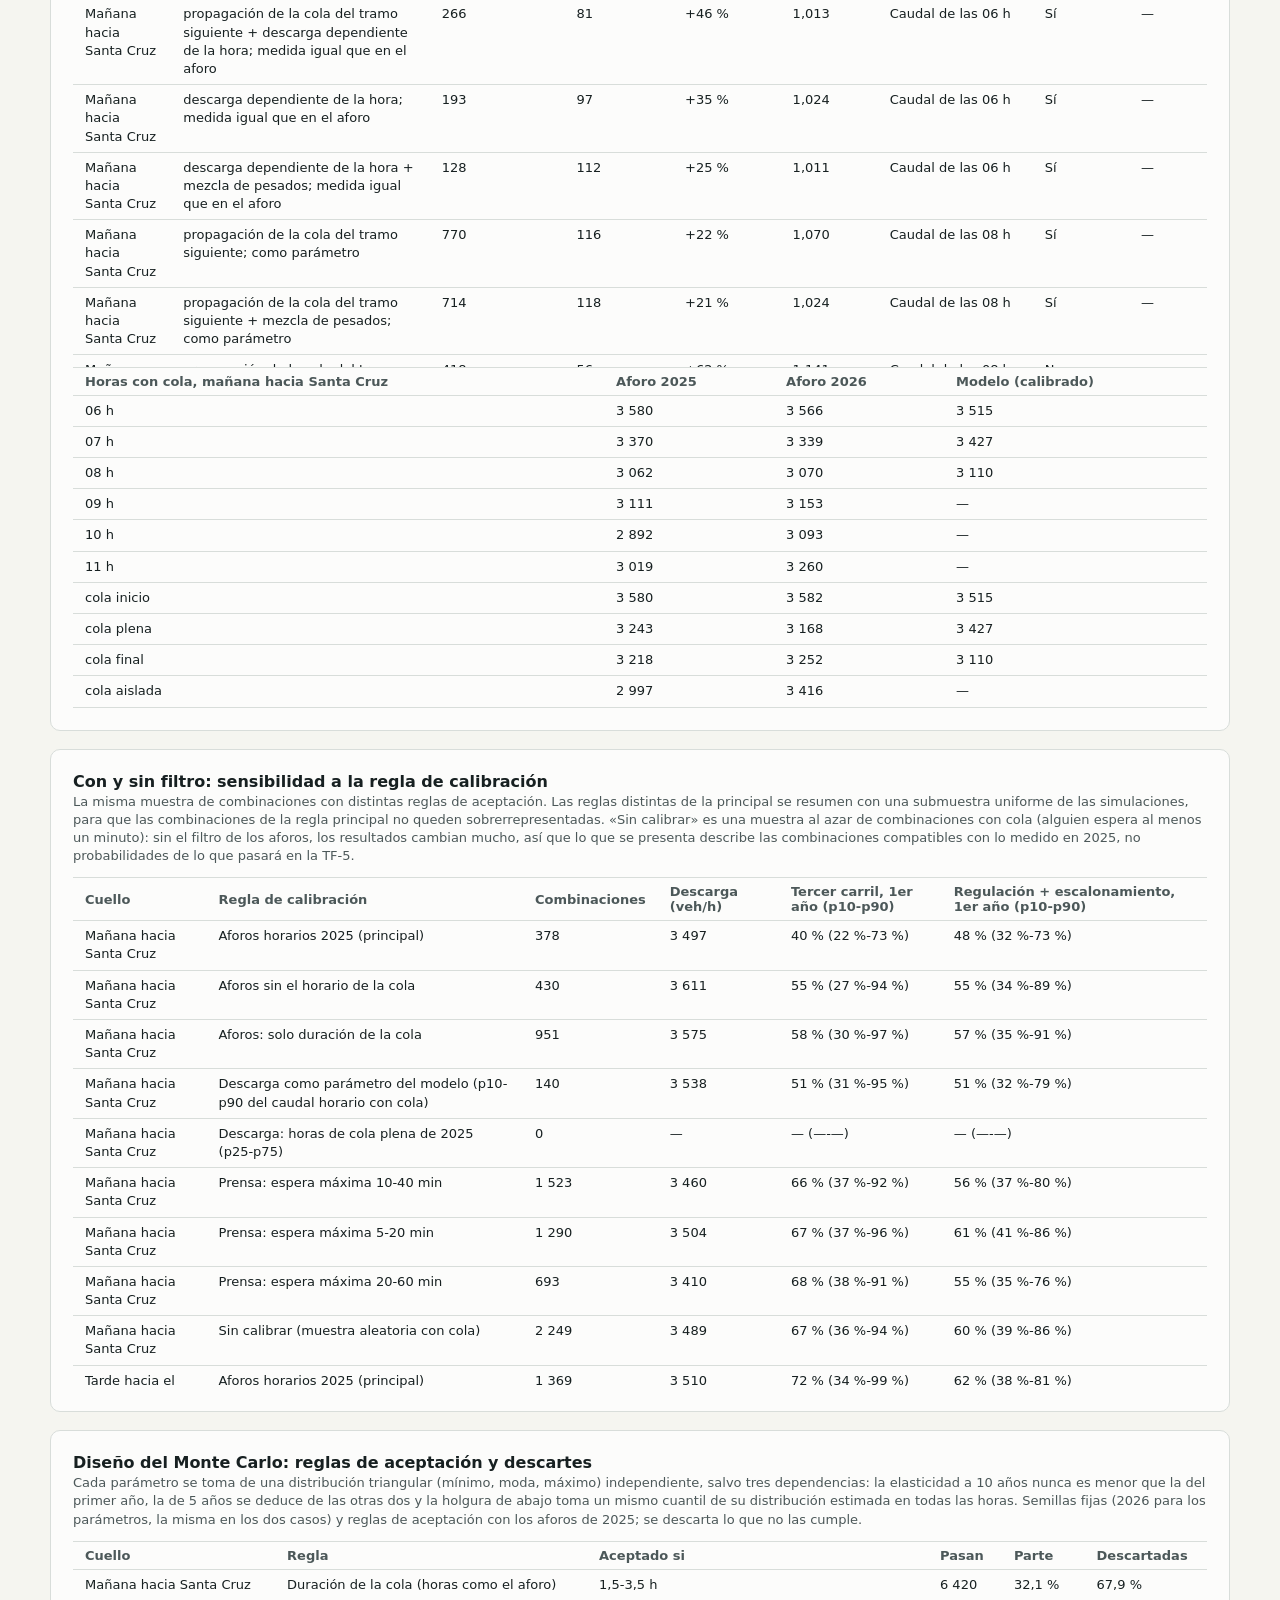
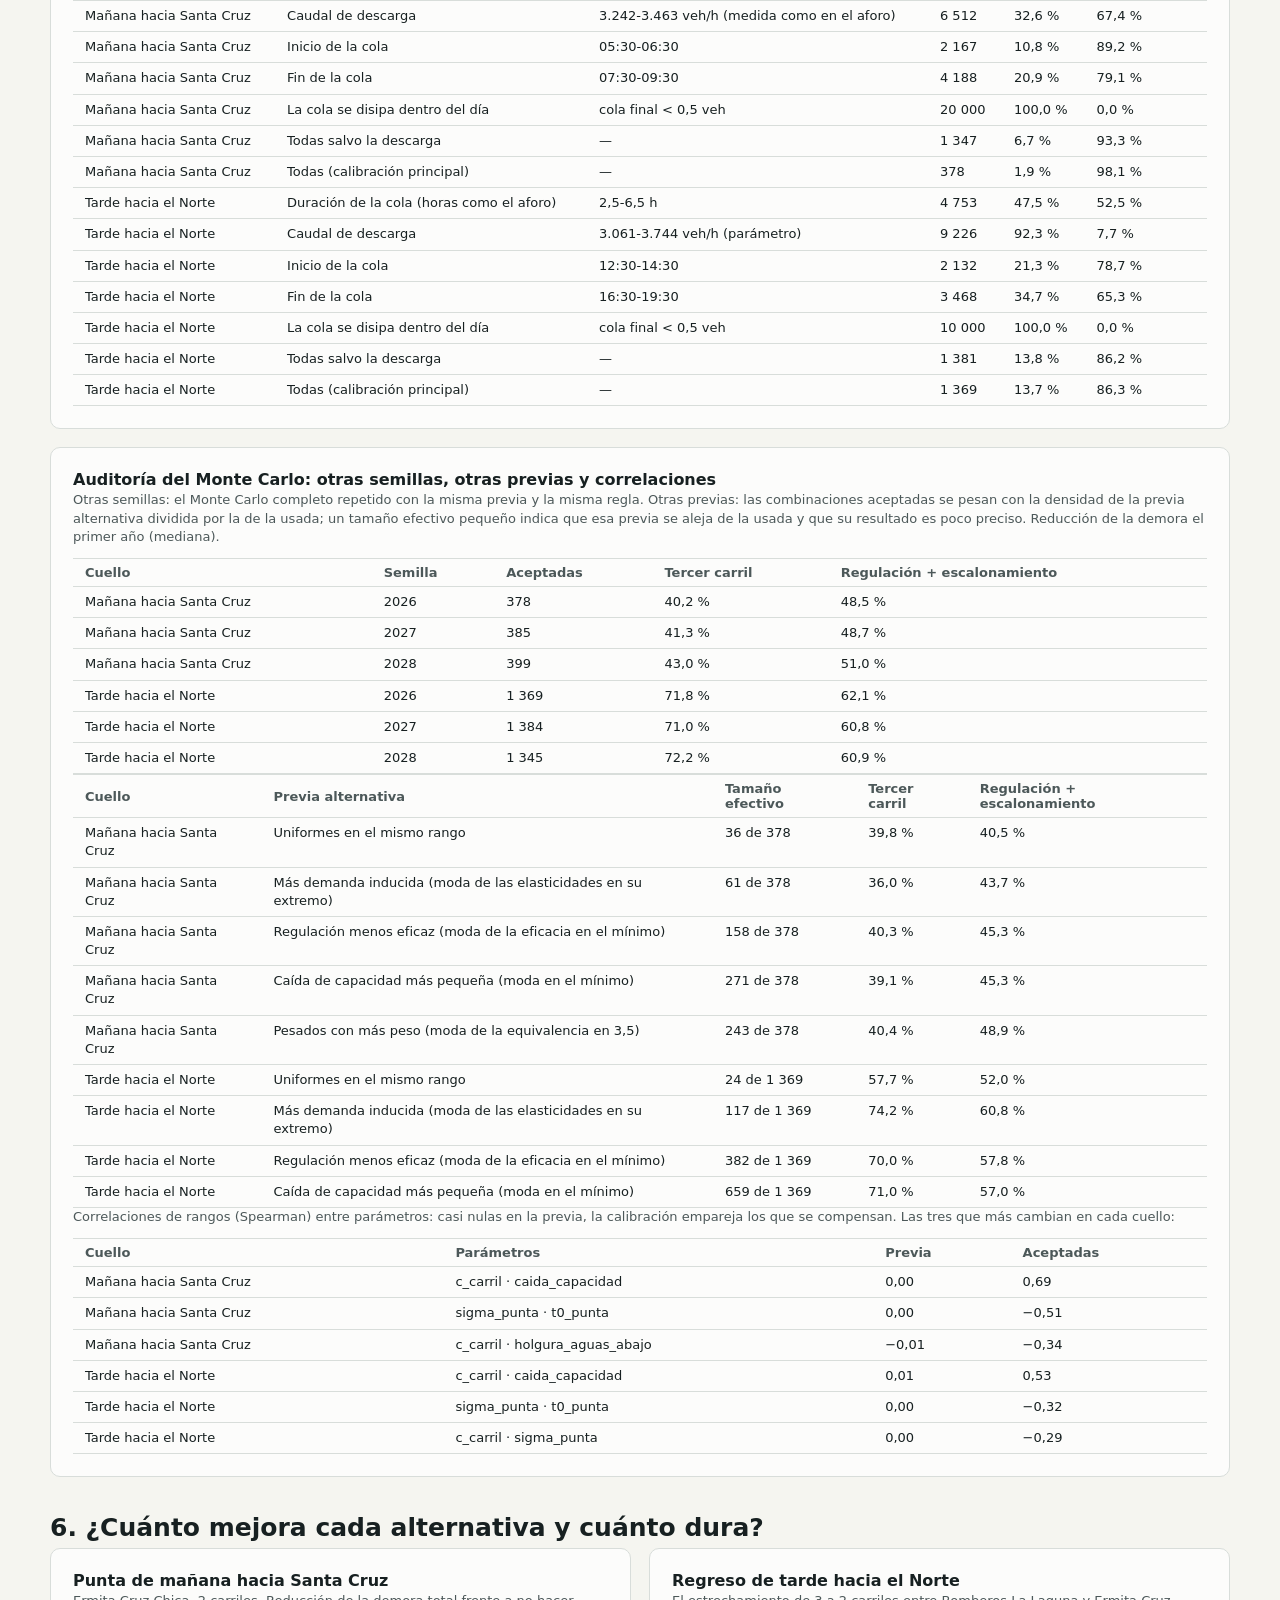
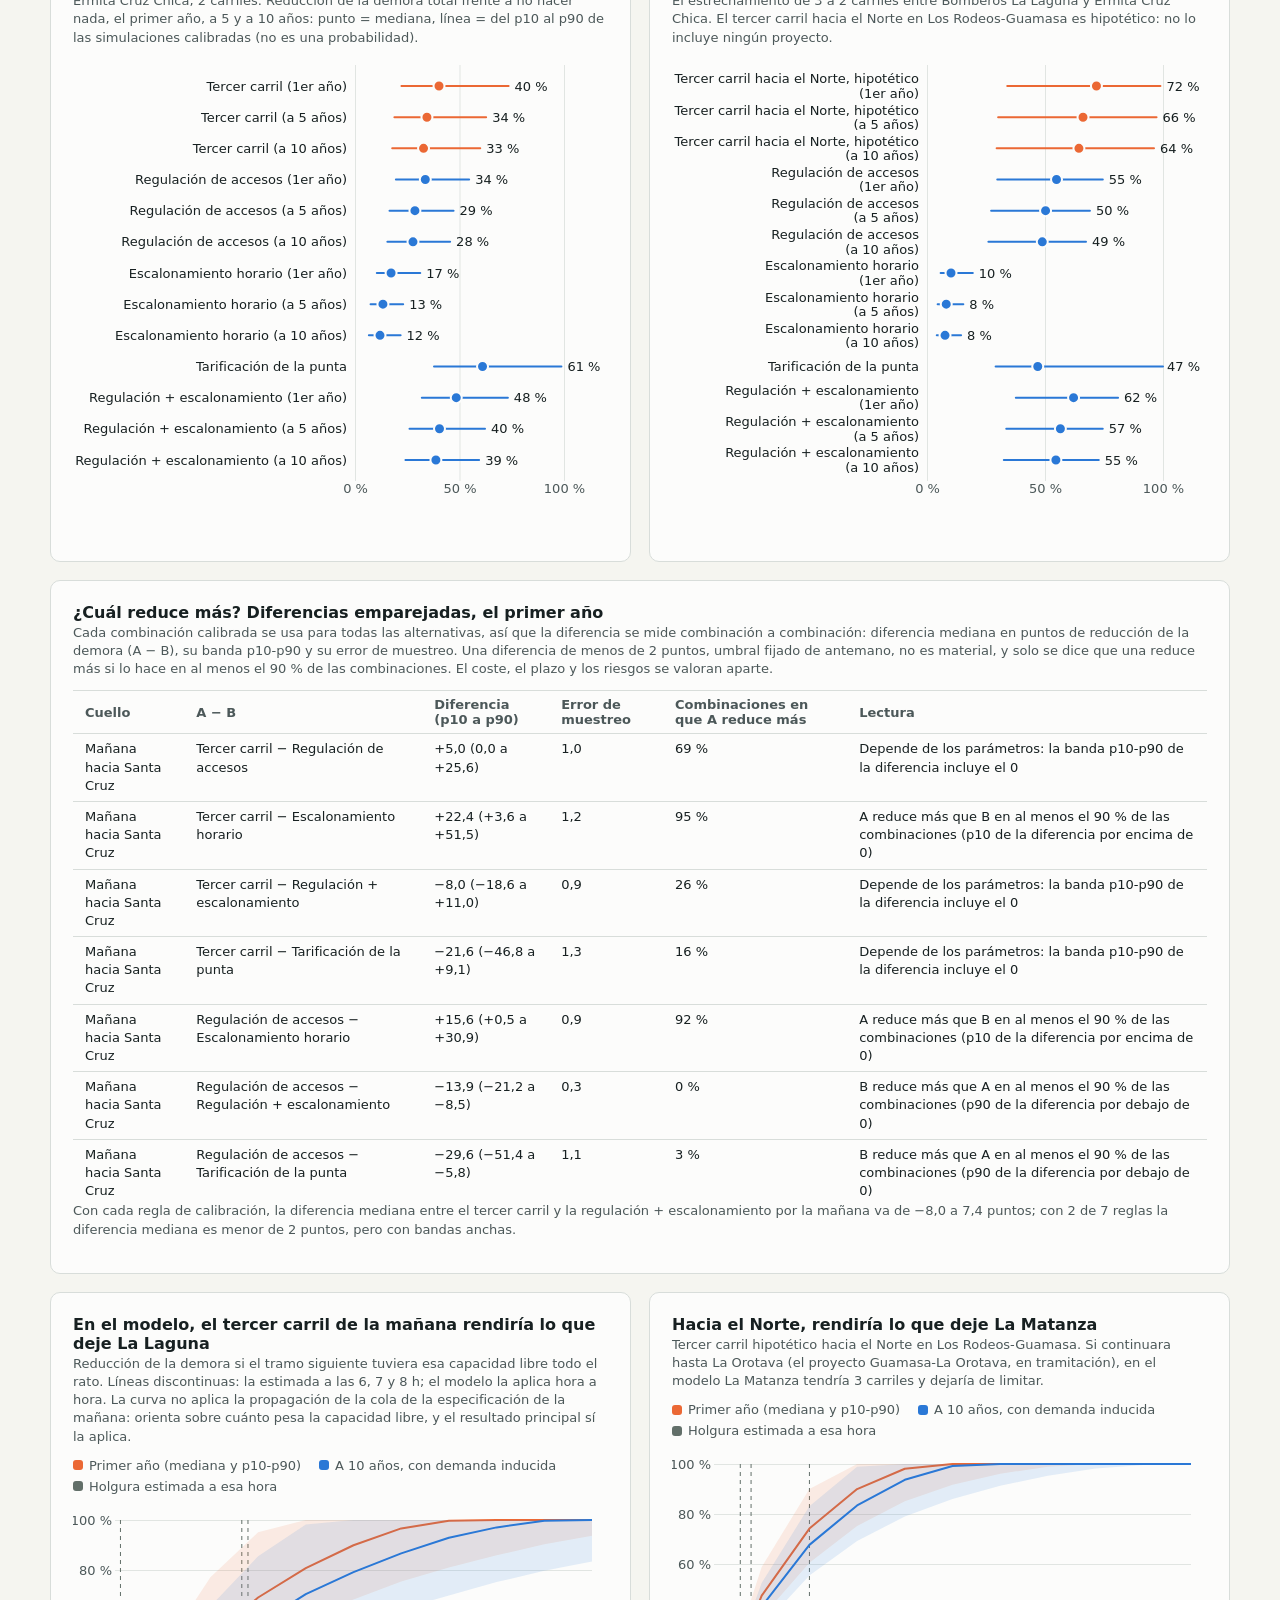
<file: panel/index.html>
<!doctype html>
<html lang="es">
<head>
<meta charset="utf-8">
<meta name="viewport" content="width=device-width, initial-scale=1">
<title>TF-5 · Diagnóstico y alternativas de movilidad</title>
<link rel="stylesheet" href="assets/base.css">
<script src="assets/d3.min.js"></script>
<script src="assets/datos.js"></script>
<script src="assets/runtime.js"></script>
</head>
<body>
<p id="estado-panel" role="status">Cargando el panel…</p>
<noscript>Activa JavaScript para ver los gráficos. Los resultados también están en README.md y salidas/tablas.</noscript>
<div id="dash-root">
<style>
  #dash-root { --dash-gutter: clamp(12px, 3vw, 32px); }
  .tf5 { font-family: var(--font-sans); color: var(--color-fg); max-width: 1180px; margin-inline: auto; }
  .tf5 h1 { font-family: var(--font-serif); font-weight: 400; font-size: var(--panel-font-size-title); margin: 0 0 var(--panel-gap-xs); line-height: 1.2; }
  .tf5 .subtitle { color: var(--color-fg-muted); font-size: var(--panel-font-size-caption); margin: 0 0 var(--panel-gap-sm); }
  .tf5 h2 { font-size: var(--panel-font-size-heading); font-weight: var(--panel-font-weight-medium); margin: var(--panel-gap-xl) 0 var(--panel-gap-xs); }
  .tf5 .block { margin-top: var(--panel-gap-xl); padding-top: var(--panel-gap-sm); border-top: 1px solid var(--color-border-line); }
  .tf5 .block-label { font-size: var(--panel-font-size-caption); color: var(--color-fg-muted); text-transform: uppercase; letter-spacing: .06em; }
  .tf5 h3 { font-size: var(--panel-font-size-body); font-weight: var(--panel-font-weight-medium); margin: 0 0 2px; }
  .tf5 p { margin: 0 0 var(--panel-gap-sm); line-height: 1.5; }
  .tf5 .take { font-size: var(--panel-font-size-body); color: var(--color-fg); max-width: 75ch; }
  .tf5 .lead { color: var(--color-fg-muted); font-size: var(--panel-font-size-body); max-width: 78ch; }
  .tf5 .note { color: var(--color-fg-muted); font-size: var(--panel-font-size-caption); margin: 0 0 var(--panel-gap-sm); line-height: 1.4; }
  .tf5 .kpis { display: grid; grid-template-columns: repeat(auto-fit, minmax(min(100%, 11rem), 1fr)); gap: var(--panel-gap-md); margin: var(--panel-gap-lg) 0; }
  .tf5 .kpi, .tf5 .card { background: var(--color-panel); border: 1px solid var(--color-border-line); border-radius: var(--panel-radius); padding: var(--panel-pad-lg); }
  .tf5 .kpi-label { font-size: var(--panel-font-size-caption); color: var(--color-fg-muted); line-height: 1.3; min-height: 2.6em; }
  .tf5 .kpi-value { font-family: var(--font-serif); font-weight: 400; font-size: var(--panel-font-size-title); line-height: 1.15; margin-top: var(--panel-gap-xs); font-variant-numeric: tabular-nums; }
  .tf5 .kpi-note { font-size: var(--panel-font-size-caption); color: var(--color-fg-muted); margin-top: var(--panel-gap-xs); line-height: 1.3; }
  .tf5 .grid { display: grid; grid-template-columns: repeat(auto-fit, minmax(min(100%, 24rem), 1fr)); gap: var(--panel-gap-md); }
  .tf5 .card { margin-bottom: var(--panel-gap-md); position: relative; }
  .tf5 .chart { position: relative; width: 100%; }
  .tf5 .chart svg { display: block; overflow: visible; }
  .tf5 .chart text { font-family: var(--font-sans); }
  .tf5 .tick text, .tf5 .lbl { fill: var(--color-fg-muted); font-size: var(--panel-font-size-caption); }
  .tf5 .lbl-strong { fill: var(--color-fg); font-size: var(--panel-font-size-caption); }
  .tf5 .legend { display: flex; flex-wrap: wrap; gap: var(--panel-gap-xs) var(--panel-gap-md); font-size: var(--panel-font-size-caption); color: var(--color-fg-muted); margin: 0 0 var(--panel-gap-sm); }
  .tf5 .legend span { display: inline-flex; align-items: center; gap: 6px; }
  .tf5 .sw { width: 10px; height: 10px; border-radius: 3px; display: inline-block; }
  .tf5 .multiples { display: grid; grid-template-columns: repeat(auto-fit, minmax(min(100%, 15rem), 1fr)); gap: var(--panel-gap-md); }
  .tf5 .tf5-tip { position: absolute; pointer-events: none; background: var(--panel-surface-popover); border: 1px solid var(--panel-border); border-radius: var(--panel-radius); box-shadow: var(--panel-shadow-popover); padding: var(--panel-pad-xs) var(--panel-pad-sm); font-size: var(--panel-font-size-caption); line-height: 1.4; z-index: 5; max-width: 280px; }
  .tf5 .tf5-tip .t-h { color: var(--panel-text-secondary); }
  .tf5 .tf5-tip .t-row { display: flex; align-items: center; gap: 6px; }
  .tf5 .table-wrap { max-height: 32rem; overflow: auto; border-top: 1px solid var(--color-border-line); }
  .tf5 table { width: 100%; border-collapse: collapse; font-size: var(--panel-font-size-caption); }
  .tf5 th { position: sticky; top: 0; background: var(--color-panel); text-align: left; font-weight: var(--panel-font-weight-medium); padding: var(--panel-pad-xs) var(--panel-pad-sm); border-bottom: 1px solid var(--color-border-line); color: var(--color-fg-muted); }
  .tf5 td { padding: var(--panel-pad-xs) var(--panel-pad-sm); border-bottom: 1px solid var(--color-border-line); vertical-align: top; line-height: 1.4; font-variant-numeric: tabular-nums; }
  .tf5 td a { color: var(--color-fg-muted); }
  .tf5 .pill { display: inline-flex; align-items: center; gap: 6px; white-space: nowrap; }
  .tf5 .dot { width: 8px; height: 8px; border-radius: 50%; display: inline-block; flex: none; }
  .tf5 .search { width: 100%; max-width: 22rem; padding: var(--panel-pad-xs) var(--panel-pad-sm); border: 1px solid var(--color-border-line); border-radius: var(--panel-radius); background: var(--color-bg); color: var(--color-fg); font: inherit; font-size: var(--panel-font-size-caption); margin-bottom: var(--panel-gap-sm); }
  .tf5 .filters { display: flex; flex-wrap: wrap; gap: var(--panel-gap-xs); margin-bottom: var(--panel-gap-sm); }
  .tf5 .filters button { font: inherit; font-size: var(--panel-font-size-caption); border: 1px solid var(--color-border-line); background: var(--color-bg); color: var(--color-fg); border-radius: 999px; padding: 2px 10px; cursor: pointer; }
  .tf5 .filters button[aria-pressed="true"] { background: var(--color-fg); color: var(--color-bg); }
  .tf5 ul.points { margin: 0; padding-left: 1.1em; line-height: 1.5; font-size: var(--panel-font-size-body); }
  .tf5 ul.points li { margin-bottom: var(--panel-gap-xs); }
  .tf5 .points b, .tf5 td b { font-weight: var(--panel-font-weight-medium); }
  .tf5 .verdict-bar { display: flex; height: 22px; border-radius: var(--panel-radius); overflow: hidden; gap: 2px; margin: var(--panel-gap-xs) 0 var(--panel-gap-sm); }
  .tf5 .toc { display: flex; flex-wrap: wrap; gap: var(--panel-gap-xs) var(--panel-gap-md); font-size: var(--panel-font-size-caption); margin-top: var(--panel-gap-sm); }
  .tf5 .toc a { color: var(--color-fg-muted); }
  .tf5 .toc b { color: var(--color-fg); font-weight: var(--panel-font-weight-medium); }
  .tf5 .fail { display: flex; align-items: center; justify-content: center; gap: 8px; min-height: 120px; color: var(--color-fg-muted); font-size: var(--panel-font-size-caption); }
  .tf5 .fail::before { content: ""; width: .375rem; height: .375rem; border-radius: 50%; background: var(--color-bad); }
  .tf5 .heat-cell { shape-rendering: crispEdges; }
  .tf5 .conf { display: inline-flex; align-items: center; gap: 6px; white-space: nowrap; }
  [data-dash-source-state=empty] { color: transparent; }
  [data-dash-source-state=refreshing] { opacity: .5; transition: opacity var(--panel-dur-slow); }
</style>

<div class="tf5">
  <header id="resumen">
    <h1>TF-5: diagnóstico, evolución y alternativas</h1>
    <p class="subtitle">Análisis integral y modelización predictiva de la congestión de la autopista TF-5 en Tenerife: diagnóstico, evolución y evaluación de alternativas de mejora</p>
    <p class="take">Los aforos hora a hora del Cabildo muestran dos colas diarias junto a Los Rodeos: de mañana hacia Santa Cruz, donde se hará el tercer carril, y de tarde hacia el Norte, donde la autopista pasa de tres a dos carriles y ningún proyecto actúa. En el modelo calibrado con esos aforos, el tercer carril reduciría la demora de la mañana un <span class="v" data-source="modelo" data-field="mediana" data-where="caso=manana_hacia_santa_cruz&amp;escenario=tercer_carril_corto" data-fmt="pct">—</span> el primer año, limitado por la capacidad libre del tramo de La Laguna, casi nula en la hora central, y gestionar la demanda (regular los accesos y escalonar horarios), un <span class="v" data-source="modelo" data-field="mediana" data-where="caso=manana_hacia_santa_cruz&amp;escenario=paquete_gestion_corto" data-fmt="pct">—</span>, por una fracción del coste. Comparadas combinación a combinación, <span class="v" data-source="lecturas" data-field="frase" data-where="caso=manana_hacia_santa_cruz">—</span>. Son escenarios condicionados a sus supuestos, no efectos comprobados. Si la demanda sigue creciendo, las colas se alargan y las mejoras se erosionan.</p>
    <nav class="toc" aria-label="Secciones">
      <b>Qué sabemos:</b><a href="#datos">Aforos</a><a href="#horarios">Dónde y cuándo</a><a href="#capacidad">Capacidad libre</a><a href="#cambios">¿Ha cambiado algo?</a>
      <b>Qué estimamos:</b><a href="#modelo">Modelo y validación</a><a href="#alternativas">Alternativas</a><a href="#bus-vao">Bus-VAO y guagua</a>
      <b>Qué prevemos:</b><a href="#prevision">Sin actuar</a><a href="#robustez">2030 y escenarios adversos</a>
      <b>Contexto:</b><a href="#proyectos">Proyectos</a><a href="#transporte">Transporte público</a><a href="#apuntes">Apuntes</a><a href="#metodo">Método y fuentes</a>
    </nav>
  </header>

  <section class="kpis" aria-label="Cifras clave">
    <div class="kpi" id="kpi-cola-manana">
      <div class="kpi-label">Horas de cola por día laborable, mañana hacia Santa Cruz (Los Rodeos-Guamasa)</div>
      <div class="kpi-value dash-skeleton"><span class="v" data-source="congestion" data-field="horas_mediana" data-where="estacion_id=103&amp;sentido=descendente" data-fmt="dec01">—</span> h</div>
      <div class="kpi-note">mediana de 2025, de las <span class="v" data-source="horario_cola" data-field="inicio_mediana" data-where="cuello=Mañana hacia Santa Cruz (Ermita Cruz Chica), 2025" data-fmt="hora">—</span> a las <span class="v" data-source="horario_cola" data-field="fin_mediana" data-where="cuello=Mañana hacia Santa Cruz (Ermita Cruz Chica), 2025" data-fmt="hora">—</span></div>
    </div>
    <div class="kpi" id="kpi-cola-tarde">
      <div class="kpi-label">Horas de cola por día laborable, tarde hacia el Norte (Bomberos La Laguna)</div>
      <div class="kpi-value dash-skeleton"><span class="v" data-source="congestion" data-field="horas_mediana" data-where="estacion_id=99&amp;sentido=ascendente" data-fmt="dec01">—</span> h</div>
      <div class="kpi-note"><span class="v" data-source="congestion" data-field="dias_sin_congestion" data-where="estacion_id=99&amp;sentido=ascendente" data-fmt="int">—</span> días laborables de 2025 sin cola</div>
    </div>
    <div class="kpi" id="kpi-holgura">
      <div class="kpi-label">Capacidad libre estimada del tramo de La Laguna a las 7 h, con cola en Los Rodeos</div>
      <div class="kpi-value dash-skeleton"><span class="v" data-source="holgura_hora" data-field="mediana" data-where="caso=manana_hacia_santa_cruz&amp;hora=7" data-fmt="pct1">—</span></div>
      <div class="kpi-note">mediana de 2025 (p10-p90: <span class="v" data-source="holgura_hora" data-field="p10" data-where="caso=manana_hacia_santa_cruz&amp;hora=7" data-fmt="pct1">—</span> a <span class="v" data-source="holgura_hora" data-field="p90" data-where="caso=manana_hacia_santa_cruz&amp;hora=7" data-fmt="pct1">—</span>); sin capacidad libre el <span class="v" data-source="holgura_hora" data-field="sin_holgura" data-where="caso=manana_hacia_santa_cruz&amp;hora=7" data-fmt="pct">—</span> de los días</div>
    </div>
    <div class="kpi" id="kpi-tercer">
      <div class="kpi-label">Tercer carril (simulado): reducción de la demora de la mañana, primer año</div>
      <div class="kpi-value dash-skeleton"><span class="v" data-source="modelo" data-field="mediana" data-where="caso=manana_hacia_santa_cruz&amp;escenario=tercer_carril_corto" data-fmt="pct">—</span></div>
      <div class="kpi-note">p10-p90: <span class="v" data-source="modelo" data-field="p10" data-where="caso=manana_hacia_santa_cruz&amp;escenario=tercer_carril_corto" data-fmt="pct">—</span>-<span class="v" data-source="modelo" data-field="p90" data-where="caso=manana_hacia_santa_cruz&amp;escenario=tercer_carril_corto" data-fmt="pct">—</span>; <span class="v" data-source="modelo" data-field="mediana" data-where="caso=manana_hacia_santa_cruz&amp;escenario=tercer_carril_largo" data-fmt="pct">—</span> (<span class="v" data-source="modelo" data-field="p10" data-where="caso=manana_hacia_santa_cruz&amp;escenario=tercer_carril_largo" data-fmt="pct">—</span>-<span class="v" data-source="modelo" data-field="p90" data-where="caso=manana_hacia_santa_cruz&amp;escenario=tercer_carril_largo" data-fmt="pct">—</span>) a 10 años, con demanda inducida (mediana y p10-p90 del modelo)</div>
    </div>
    <div class="kpi" id="kpi-2035">
      <div class="kpi-label">Si no se hace nada (simulado): horas de cola de la tarde hacia el Norte en 2035</div>
      <div class="kpi-value dash-skeleton"><span class="v" data-source="evolucion" data-field="horas_cola_sin_adaptacion" data-where="caso=tarde_hacia_el_norte&amp;anio=2035&amp;crecimiento_anual=0.005" data-fmt="dec1">—</span> h</div>
      <div class="kpi-note">media; p10-p90: <span class="v" data-source="evolucion" data-field="horas_cola_sin_p10" data-where="caso=tarde_hacia_el_norte&amp;anio=2035&amp;crecimiento_anual=0.005" data-fmt="dec01">—</span>-<span class="v" data-source="evolucion" data-field="horas_cola_sin_p90" data-where="caso=tarde_hacia_el_norte&amp;anio=2035&amp;crecimiento_anual=0.005" data-fmt="dec01">—</span> h, con la demanda creciendo un <span class="v" data-source="escenarios_demanda" data-field="crecimiento_anual" data-where="escenario=Central" data-fmt="pct1">—</span> al año (hoy, <span class="v" data-source="evolucion" data-field="horas_cola_sin_adaptacion" data-where="caso=tarde_hacia_el_norte&amp;anio=2025&amp;crecimiento_anual=0.005" data-fmt="dec1">—</span> h en el modelo)</div>
    </div>
    <div class="kpi" id="kpi-apuntes">
      <div class="kpi-label">Afirmaciones de los apuntes falsas o sin fuente</div>
      <div class="kpi-value dash-skeleton"><span class="v" data-source="apuntes_dudosos" data-field="dudosas" data-row="0" data-fmt="int">—</span></div>
      <div class="kpi-note">de <span class="v" data-source="apuntes_dudosos" data-field="total" data-row="0" data-fmt="int">—</span> revisadas</div>
    </div>
  </section>

  <div class="block"><span class="block-label">Qué sabemos · datos observados</span></div>

  <h2 id="datos">1. Lo que dicen los aforos oficiales</h2>
  <p class="lead">Intensidad media diaria (IMD) de las estaciones de aforo de la TF-5, publicada por el Cabildo de Tenerife. «Ascendente» es el sentido de kilometraje creciente: de Santa Cruz hacia el Norte.</p>
  <div class="card" id="card-corredor">
    <h3>Tráfico medio diario por estación y sentido, 2025</h3>
    <p class="note">De Santa Cruz (arriba) hacia el oeste. Sombreado: tramo de la obra del tercer carril.</p>
    <div class="legend" id="leg-corredor"></div>
    <div class="chart dash-skeleton" id="ch-corredor" data-source="imd" style="min-height:420px"></div>
  </div>
  <div class="card" id="card-evolucion">
    <h3>Evolución 2018-2025 en las estaciones más cargadas</h3>
    <p class="note">IMD total en miles de vehículos/día. El tráfico apenas ha cambiado desde 2019, mientras la población de Tenerife creció un <span class="v" data-source="crecimiento_poblacion" data-field="crecimiento_anual" data-row="0" data-fmt="pct2">—</span> anual entre <span class="v" data-source="crecimiento_poblacion" data-field="desde" data-row="0">—</span> y <span class="v" data-source="crecimiento_poblacion" data-field="hasta" data-row="0">—</span> (INE): en los tramos saturados el aforo mide lo que cabe, no lo que se querría circular. Hueco en 2024: Padre Anchieta no publicó datos.</p>
    <div class="multiples dash-skeleton" id="ch-evolucion" data-source="imd" style="min-height:220px"></div>
  </div>

  <h2 id="horarios">2. Dónde y cuándo se atasca: aforos hora a hora</h2>
  <p class="lead">Registros horarios por carril del Cabildo, días laborables de 2025 sin agosto. Una hora cuenta como congestionada cuando al menos el 60 % de los vehículos pasa a menos de 80 km/h y 30 puntos más que de madrugada. El color es ese aumento respecto a la madrugada de cada estación: donde se oscurece, hay cola.</p>
  <div class="card" id="card-mapa">
    <h3>Velocidad por estación y hora</h3>
    <p class="note">Número: % de días con esa hora congestionada, si es la mitad o más. Gris: Padre Anchieta, con velocidades negativas y meses sin datos, y La Matanza, donde tres de cada cuatro vehículos o más van a menos de 80 km/h también de madrugada, así que el indicador no detecta la cola.</p>
    <div class="legend" id="leg-mapa"></div>
    <div class="chart dash-skeleton" id="ch-mapa" data-source="perfil_horario" style="min-height:520px"></div>
  </div>
  <div class="grid">
    <div class="card" id="card-horario">
      <h3>Horario de la cola en cada cuello</h3>
      <p class="note">Primera hora congestionada y fin de la última, por día laborable (mediana de los días con cola). 2026: enero-septiembre, sin agosto.</p>
      <div class="table-wrap">
        <table id="tb-horario" data-source="horario_cola" data-row-key="cuello">
          <thead><tr>
            <th data-field="cuello">Cuello y año</th>
            <th data-field="dias_con_cola">Días con cola</th>
            <th data-field="dias">Días laborables</th>
            <th data-field="inicio_mediana">Empieza</th>
            <th data-field="fin_mediana">Acaba</th>
            <th data-field="horas_cola_mediana">Horas de cola</th>
          </tr></thead>
          <tbody></tbody>
        </table>
      </div>
    </div>
    <div class="card" id="card-medido">
      <h3>Lo que se mide</h3>
      <ul class="points">
        <li><b>Mañana hacia Santa Cruz.</b> La cola se forma en Ermita Cruz Chica (Los Rodeos-Guamasa, 2 carriles) a las <span class="v" data-source="congestion" data-field="hora_inicio_tipica" data-where="estacion_id=103&amp;sentido=descendente" data-fmt="hh">—</span> h y dura <span class="v" data-source="congestion" data-field="horas_mediana" data-where="estacion_id=103&amp;sentido=descendente" data-fmt="dec01">—</span> horas (mediana). A las 7 h se congestionan también Bomberos La Laguna (el <span class="v" data-source="perfil_horario" data-field="prob_congestion" data-where="estacion_id=99&amp;sentido=descendente&amp;hora=7" data-fmt="pct">—</span> de los días) y Campus Guajara (el <span class="v" data-source="perfil_horario" data-field="prob_congestion" data-where="estacion_id=93&amp;sentido=descendente&amp;hora=7" data-fmt="pct">—</span>): son dos cuellos encadenados.</li>
        <li><b>Tarde hacia el Norte.</b> Es la cola más persistente: en Bomberos La Laguna, justo antes de pasar de 3 a 2 carriles, dura <span class="v" data-source="congestion" data-field="horas_mediana" data-where="estacion_id=99&amp;sentido=ascendente" data-fmt="dec01">—</span> horas (mediana) y hubo <span class="v" data-source="congestion" data-field="dias_sin_congestion" data-where="estacion_id=99&amp;sentido=ascendente" data-fmt="int">—</span> días laborables sin ella.</li>
        <li><b>Estable de un año a otro.</b> En 2026 la cola empieza y acaba a las mismas horas que en 2025.</li>
        <li><b>La obra contratada solo actúa en el primero.</b> El tercer carril Guamasa-Aeropuerto Norte es solo hacia Santa Cruz.</li>
      </ul>
    </div>
  </div>
  <div class="card" id="card-cobertura">
    <h3>Calidad de los aforos (septiembre de 2024 a septiembre de 2026, sin diciembre de 2024)</h3>
    <p class="note">Parte de las horas con todos los carriles aforados y con velocidades utilizables, y días laborables válidos (24 horas completas, sin festivos ni agosto). Los días de cambio de hora y el 27 de enero de 2026, que el fichero oficial trae casi vacío, no entran en el análisis.</p>
    <div class="table-wrap">
      <table id="tb-cobertura" data-source="cobertura" data-row-key="estacion_id,sentido">
        <thead><tr>
          <th data-field="etiqueta">Estación</th>
          <th data-field="sentido">Sentido</th>
          <th data-field="pct_horas_completas">Horas completas</th>
          <th data-field="pct_horas_velocidad">Con velocidad</th>
          <th data-field="dias_validos">Días válidos</th>
        </tr></thead>
        <tbody></tbody>
      </table>
    </div>
  </div>

  <h2 id="capacidad">3. ¿Hay capacidad libre en la hora punta?</h2>
  <p class="lead">«k crítico»: qué parte del tráfico diario de un sentido llenaría la capacidad del tramo en una sola hora. Si es menor que la cuota habitual de la hora punta en autovías urbanas (banda gris), el tramo se satura en la punta de un día laborable normal.</p>
  <div class="card" id="card-kcrit">
    <h3>k crítico por estación y sentido, con los carriles aforados</h3>
    <p class="note">Punto: capacidad central por carril; línea: rango de capacidad. Los Rodeos-Guamasa (Ermita Cruz Chica) queda a la izquierda de la banda en los dos sentidos.</p>
    <div class="legend" id="leg-kcrit"></div>
    <div class="chart dash-skeleton" id="ch-kcrit" data-source="capacidad parametros" style="min-height:420px"></div>
  </div>
  <div class="card" id="card-holgura-texto">
    <h3>Lo que admitiría el tramo siguiente (estimación)</h3>
    <p class="note">Capacidad libre estimada = (capacidad de la estación de abajo − su caudal) / caudal del cuello, en cada hora con cola; la capacidad de abajo es el p99 de su caudal horario de 2025. No es una medida directa: no hay aforos de los ramales y la capacidad sale de los caudales de la misma punta (ver la sensibilidad más abajo).</p>
    <ul class="points">
      <li><b>Mañana, La Laguna.</b> Mientras hay cola en Los Rodeos, la capacidad libre estimada del tramo de Bomberos La Laguna y Campus Guajara es del <span class="v" data-source="holgura_hora" data-field="mediana" data-where="caso=manana_hacia_santa_cruz&amp;hora=6" data-fmt="pct1">—</span> a las 6 h, solo del <span class="v" data-source="holgura_hora" data-field="mediana" data-where="caso=manana_hacia_santa_cruz&amp;hora=7" data-fmt="pct1">—</span> a las 7 h (p10-p90: <span class="v" data-source="holgura_hora" data-field="p10" data-where="caso=manana_hacia_santa_cruz&amp;hora=7" data-fmt="pct1">—</span> a <span class="v" data-source="holgura_hora" data-field="p90" data-where="caso=manana_hacia_santa_cruz&amp;hora=7" data-fmt="pct1">—</span>) y del <span class="v" data-source="holgura_hora" data-field="mediana" data-where="caso=manana_hacia_santa_cruz&amp;hora=8" data-fmt="pct1">—</span> a las 8 h (medianas de 2025).</li>
      <li><b>Tarde, La Matanza.</b> Hacia el Norte, la del tramo de 2 carriles de La Matanza es del <span class="v" data-source="holgura_hora" data-field="mediana" data-where="caso=tarde_hacia_el_norte&amp;hora=14" data-fmt="pct1">—</span> a las 14 h, del <span class="v" data-source="holgura_hora" data-field="mediana" data-where="caso=tarde_hacia_el_norte&amp;hora=15" data-fmt="pct1">—</span> a las 15 h y del <span class="v" data-source="holgura_hora" data-field="mediana" data-where="caso=tarde_hacia_el_norte&amp;hora=16" data-fmt="pct1">—</span> a las 16 h.</li>
      <li><b>Por qué importa.</b> Un carril más en el cuello solo sirve si el tramo siguiente puede recibir el tráfico que deja pasar: si no, la cola se traslada (sección 6).</li>
    </ul>
  </div>

  <div class="card" id="card-geometria">
    <h3>Carriles por tramo: catálogo de los aforos frente al inventario de 2006</h3>
    <p class="note">Catálogo oficial de carriles de las estaciones de aforo (julio de 2026) frente al inventario de la TF-5 del Plan Territorial Especial de Ordenación del Sistema Viario del Área Metropolitana de Tenerife (PTEOSVAM), aprobado en 2006, que advierte de que en los enlaces suele haber un carril adicional. Las diferencias quedan pendientes de confirmación; las que afectan al modelo se prueban como escenario.</p>
    <div class="table-wrap">
      <table id="tb-geometria" data-source="geometria" data-row-key="estacion_id,sentido">
        <thead><tr>
          <th data-field="estacion">Estación</th>
          <th data-field="sentido">Sentido</th>
          <th data-field="seccion_inventario_2006">Sección del inventario</th>
          <th data-field="carriles_aforados">Aforados (2026)</th>
          <th data-field="carriles_inventario_2006">Inventario (2006)</th>
          <th data-field="estado">Estado</th>
          <th data-field="papel_en_el_modelo">Papel en el modelo</th>
          <th data-field="escenario_alternativo">Escenario alternativo</th>
        </tr></thead>
        <tbody></tbody>
      </table>
    </div>
  </div>
  <div class="card" id="card-balance">
    <h3>Balance entre estaciones</h3>
    <p class="note">Diferencia de caudal entre dos estaciones seguidas, por día laborable con las 24 horas en las dos: es lo que entra menos lo que sale por los ramales intermedios, que no tienen aforo publicado. Es descriptivo y no entra en el modelo: la columna «Lectura» dice si es estable de un día a otro, y los pares que tocan Padre Anchieta, cuyo aforador falla buena parte del tiempo, están entre los más inestables. Ningún caudal es negativo.</p>
    <div class="table-wrap">
      <table id="tb-balance" data-source="balance" data-row-key="sentido,tramo">
        <thead><tr>
          <th data-field="sentido">Sentido</th>
          <th data-field="tramo">Tramo</th>
          <th data-field="neto_dia_mediana">Diferencia diaria (mediana)</th>
          <th data-field="neto_dia_p10">p10</th>
          <th data-field="neto_dia_p90">p90</th>
          <th data-field="cv_neto_dia">Variación (CV)</th>
          <th data-field="dias_completos">Días</th>
          <th data-field="lectura">Lectura</th>
        </tr></thead>
        <tbody></tbody>
      </table>
    </div>
  </div>
  <div class="card" id="card-holgura-sens">
    <h3>¿Cuánto cambia el tercer carril con otra estimación de la capacidad libre?</h3>
    <p class="note">Reducción de la demora el primer año (mediana y p10-p90 de una submuestra de las simulaciones calibradas) con distintas formas de estimar la capacidad libre del tramo siguiente: capacidad de abajo más baja o más alta, solo con horas sin cola, ramales con más entradas o salidas que no se ven, sin holgura cuando la estación de abajo también tiene cola (cuello desplazado) y con los carriles del inventario de 2006. Holgura a las 7 h por la mañana y a las 15 h por la tarde. Última columna: parte de las combinaciones calibradas cuya cola de hoy queda dentro del rango medido en 2025; con la propagación de la cola, una estimación con menos capacidad abajo alarga también la cola de hoy, y si la saca de ese rango no es compatible con los aforos.</p>
    <div class="table-wrap">
      <table id="tb-holgura-sens" data-source="holgura_sens_tabla" data-row-key="caso,variante">
        <thead><tr>
          <th data-field="caso">Cuello</th>
          <th data-field="variante">Estimación de la capacidad libre</th>
          <th data-field="holgura_clave">Holgura (mediana)</th>
          <th data-field="mediana">Tercer carril, 1er año</th>
          <th data-field="p10">p10</th>
          <th data-field="p90">p90</th>
          <th data-field="horas_cola_hoy">Horas de cola hoy</th>
          <th data-field="horas_cola_con_tercer_carril">Con tercer carril</th>
          <th data-field="parte_cola_hoy_en_rango_medido">Cola de hoy en el rango medido</th>
        </tr></thead>
        <tbody></tbody>
      </table>
    </div>
  </div>

  <h2 id="cambios">4. ¿Ha cambiado algo ya?</h2>
  <p class="lead">Dos cambios recientes se pueden medir con los aforos: los horarios escalonados de la Universidad de La Laguna (ULL) desde el 9 de septiembre de 2025 y la pasarela del Padre Anchieta, abierta el 18 de mayo de 2026, con el cierre de los 11 pasos de peatones de la glorieta dos días después.</p>
  <div class="card" id="card-interanual">
    <h3>Mañana hacia Santa Cruz: cambio frente al mismo mes del año anterior</h3>
    <p class="note">Punto: diferencia de medias por día laborable; línea: intervalo de confianza del 95 %. Arriba, horas de cola de 5 a 12 h; abajo, vehículos de 7 a 9 h. Comparación de control: en noviembre de 2025, antes de la pasarela, la cola de Bomberos La Laguna ya bajó de <span class="v" data-source="interanual" data-field="valor_antes" data-where="estacion_id=99&amp;variable=cola&amp;mes=2025-11" data-fmt="dec2">—</span> a <span class="v" data-source="interanual" data-field="valor" data-where="estacion_id=99&amp;variable=cola&amp;mes=2025-11" data-fmt="dec2">—</span> h/día frente a noviembre de 2024 (IC 95 % de la diferencia: <span class="v" data-source="interanual" data-field="ic_inf" data-where="estacion_id=99&amp;variable=cola&amp;mes=2025-11" data-fmt="dec2">—</span> a <span class="v" data-source="interanual" data-field="ic_sup" data-where="estacion_id=99&amp;variable=cola&amp;mes=2025-11" data-fmt="dec2">—</span>), tanto como después de abrirla. Bajadas así aparecen también sin pasarela: es una asociación, no un efecto demostrado.</p>
    <div class="legend" id="leg-interanual"></div>
    <div class="chart dash-skeleton" id="ch-interanual" data-source="interanual" style="min-height:440px"></div>
  </div>
  <div class="grid">
    <div class="card" id="card-ull">
      <h3>Horarios escalonados de la ULL: curso 2025-26 frente al 2024-25</h3>
      <p class="note">Meses lectivos (octubre, noviembre y febrero a mayo). Tres comparaciones con su intervalo del 95 % (bootstrap por semanas). Ninguna mide un efecto causal: junio y julio de 2026, que sirven de control en las diferencias en diferencias, son posteriores a la apertura de la pasarela del Padre Anchieta, así que esos controles no son limpios. Un intervalo que no cruza el cero indica una diferencia entre periodos, no su causa. La comparación principal es el antes y después, descriptiva.</p>
      <div class="legend" id="leg-ull"></div>
      <div class="chart dash-skeleton" id="ch-ull" data-source="ull" style="min-height:360px"></div>
    </div>
    <div class="card" id="card-2026">
      <h3>Enero-septiembre de 2026 frente a 2025 (sin agosto)</h3>
      <p class="note">Vehículos de 7 a 9 h por día laborable. Gris y hueco: el reparto del tráfico entre carriles cambió más de 4 puntos, señal de un cambio o avería del aforador.</p>
      <div class="legend" id="leg-comparaciones"></div>
      <div class="chart dash-skeleton" id="ch-2026" data-source="comparaciones" style="min-height:360px"></div>
    </div>
  </div>
  <div class="card" id="card-lectura-cambios">
    <ul class="points">
      <li><b>Horarios de la ULL: sin cambio medible en los cuellos (comparación descriptiva).</b> En los meses lectivos, el tráfico de 7 a 9 h hacia Santa Cruz cambia <span class="v" data-source="ull" data-field="dif_lectivo" data-where="control=julio&amp;estacion_id=93&amp;variable=v" data-fmt="int">—</span> vehículos al día en Campus Guajara y <span class="v" data-source="ull" data-field="dif_lectivo" data-where="control=julio&amp;estacion_id=103&amp;variable=v" data-fmt="int">—</span> en Ermita Cruz Chica, sin diferencia significativa; la cola de Los Rodeos pasa de <span class="v" data-source="ull" data-field="lectivo_antes" data-where="control=julio&amp;estacion_id=103&amp;variable=cola" data-fmt="dec1">—</span> a <span class="v" data-source="ull" data-field="lectivo_despues" data-where="control=julio&amp;estacion_id=103&amp;variable=cola" data-fmt="dec1">—</span> horas al día. La bajada de octubre y noviembre de 2025 junto al campus no se mantiene de febrero a mayo. Retrasar una hora la entrada sacaría a esos coches de la hora más cargada de La Laguna, pero no de la cola de Los Rodeos, que dura hasta las <span class="v" data-source="horario_cola" data-field="fin_mediana" data-where="cuello=Mañana hacia Santa Cruz (Ermita Cruz Chica), 2025" data-fmt="hora">—</span>.</li>
      <li><b>Pasarela del Padre Anchieta: menos cola en La Laguna después de abrirla (asociación, no efecto demostrado).</b> Desde que se cerraron los pasos de peatones de la glorieta, la cola de la mañana en Bomberos La Laguna hacia Santa Cruz es menor que un año antes: <span class="v" data-source="interanual" data-field="valor" data-where="estacion_id=99&amp;variable=cola&amp;mes=2026-06" data-fmt="dec2">—</span> horas al día en junio (<span class="v" data-source="interanual" data-field="valor_antes" data-where="estacion_id=99&amp;variable=cola&amp;mes=2026-06" data-fmt="dec2">—</span> en 2025), <span class="v" data-source="interanual" data-field="valor" data-where="estacion_id=99&amp;variable=cola&amp;mes=2026-07" data-fmt="dec2">—</span> en julio (<span class="v" data-source="interanual" data-field="valor_antes" data-where="estacion_id=99&amp;variable=cola&amp;mes=2026-07" data-fmt="dec2">—</span>) y <span class="v" data-source="interanual" data-field="valor" data-where="estacion_id=99&amp;variable=cola&amp;mes=2026-09" data-fmt="dec2">—</span> en septiembre (<span class="v" data-source="interanual" data-field="valor_antes" data-where="estacion_id=99&amp;variable=cola&amp;mes=2026-09" data-fmt="dec2">—</span>). En Los Rodeos no cambia. Son solo tres meses, dos de verano, y sin grupo de control: puede coincidir con otros cambios, así que hay que confirmarlo. De hecho, en noviembre de 2025, antes de la pasarela, la cola ya bajó de <span class="v" data-source="interanual" data-field="valor_antes" data-where="estacion_id=99&amp;variable=cola&amp;mes=2025-11" data-fmt="dec2">—</span> a <span class="v" data-source="interanual" data-field="valor" data-where="estacion_id=99&amp;variable=cola&amp;mes=2025-11" data-fmt="dec2">—</span> horas frente a un año antes.</li>
      <li><b>2026 frente a 2025.</b> Sin obras ni semáforos de acceso en servicio, la cola de la mañana en Los Rodeos dura <span class="v" data-source="comparaciones" data-field="horas_cola_antes" data-where="comparacion=ene_sep_2026_vs_2025&amp;estacion_id=103&amp;sentido=descendente" data-fmt="dec2">—</span> horas al día en 2025 y <span class="v" data-source="comparaciones" data-field="horas_cola_despues" data-where="comparacion=ene_sep_2026_vs_2025&amp;estacion_id=103&amp;sentido=descendente" data-fmt="dec2">—</span> en 2026, y la de la tarde en Bomberos La Laguna, <span class="v" data-source="comparaciones" data-field="horas_cola_antes" data-where="comparacion=ene_sep_2026_vs_2025&amp;estacion_id=99&amp;sentido=ascendente" data-fmt="dec2">—</span> y <span class="v" data-source="comparaciones" data-field="horas_cola_despues" data-where="comparacion=ene_sep_2026_vs_2025&amp;estacion_id=99&amp;sentido=ascendente" data-fmt="dec2">—</span>.</li>
    </ul>
  </div>

  <div class="block"><span class="block-label">Qué estimamos · modelo calibrado con los aforos</span></div>

  <h2 id="modelo">5. El modelo y su validación</h2>
  <p class="lead">Cola minuto a minuto durante un día laborable completo en cada cuello. Fuera de la punta, la demanda es el tráfico aforado; dentro, el caudal está topado por la capacidad, así que se reparten los vehículos aforados con una forma de punta que se calibra. Hay caída de capacidad cuando se forma cola y demanda inducida que crece con los años. De <span class="v" data-source="mc_filtros" data-field="simuladas" data-where="caso=manana_hacia_santa_cruz&amp;regla=Todas (calibración principal)" data-fmt="int">—</span> combinaciones de parámetros por la mañana y <span class="v" data-source="mc_filtros" data-field="simuladas" data-where="caso=tarde_hacia_el_norte&amp;regla=Todas (calibración principal)" data-fmt="int">—</span> por la tarde solo se usan las que reproducen lo que miden los aforos de 2025: cuántas horas dura la cola, cuándo empieza y acaba, y cuántos vehículos pasan con cola. La forma de la descarga se elige antes, por validación cruzada dentro de 2025, y enero-septiembre de 2026 solo se usa como prueba final.</p>
  <div class="card" id="card-validacion">
    <h3>¿Reproduce el modelo lo medido? 2025 calibra; 2026 no se ha usado</h3>
    <p class="note">Cinco indicadores por cuello. Cuatro se miden en el modelo igual que en el aforo (una hora cuenta como congestionada si al menos el 60 % de los vehículos que pasan en ella lo hace con cola); el quinto es el parámetro de descarga del modelo, que no se mide así. Banda: p10-p90 de las simulaciones calibradas para un día típico (no es un intervalo predictivo). Las dos filas de la descarga miden el mismo fenómeno de dos formas (columna «Fenómeno»): el parámetro de descarga del modelo y el caudal que sale del modelo en las horas que el aforo cuenta con cola; no son dos contrastes independientes. Error: mediana del modelo menos la mediana aforada. Es una validación parcial: no hay tiempos de recorrido medidos para contrastar la espera.</p>
    <div class="table-wrap">
      <table id="tb-validacion" data-source="validacion" data-row-key="caso,indicador">
        <thead><tr>
          <th data-field="caso">Cuello</th>
          <th data-field="indicador">Indicador</th>
          <th data-field="fenomeno">Fenómeno</th>
          <th data-field="observado_2025">Aforos 2025</th>
          <th data-field="observado_2026">Aforos 2026</th>
          <th data-field="simulado_mediana">Modelo (mediana)</th>
          <th data-field="simulado_p10">Modelo p10</th>
          <th data-field="simulado_p90">Modelo p90</th>
          <th data-field="dentro_2026">2026 en la banda</th>
          <th data-field="error_mediana_2026">Error de la mediana, 2026</th>
        </tr></thead>
        <tbody></tbody>
      </table>
    </div>
  </div>

  <div class="card" id="card-valdia">
    <h3>Validación día a día: cada día laborable de 2025 (calibración) y de 2026 (no usado)</h3>
    <p class="note">Sesgo: mediana del modelo menos la media de lo aforado; error absoluto medio; parte de los días dentro de la banda de parámetros p10-p90 y dentro del intervalo predictivo del 80 %, que suma a la banda la variabilidad de un día a otro y el error de observación (residuos de los días de calibración). La banda describe un día típico, así que su cobertura es baja; la del intervalo predictivo es la que debe acercarse al 80 %. Por trimestres, días de la semana y horas, en validacion_diaria.csv y validacion_diaria_por_hora.csv.</p>
    <div class="table-wrap">
      <table id="tb-valdia" data-source="validacion_diaria" data-row-key="caso,indicador,periodo">
        <thead><tr>
          <th data-field="caso">Cuello</th>
          <th data-field="indicador">Indicador</th>
          <th data-field="periodo">Periodo</th>
          <th data-field="observaciones">Observaciones</th>
          <th data-field="observado_mediana">Aforo (mediana)</th>
          <th data-field="simulado_mediana">Modelo (mediana)</th>
          <th data-field="sesgo">Sesgo</th>
          <th data-field="sesgo_relativo">Sesgo (%)</th>
          <th data-field="mae">Error absoluto medio</th>
          <th data-field="cobertura_p10_p90">Dentro de la banda</th>
          <th data-field="cobertura_intervalo_predictivo">Dentro del intervalo predictivo (80 %)</th>
        </tr></thead>
        <tbody></tbody>
      </table>
    </div>
  </div>
  <div class="card" id="card-descarga">
    <h3>La descarga de la mañana: qué se probó y qué se eligió</h3>
    <ul class="points">
      <li><b>Medida igual en el modelo y en el aforo.</b> La descarga del aforo es la mediana del caudal de Ermita Cruz Chica en las horas que cuenta con cola, y el modelo se mide igual. Así medida, el aforo da <span class="v" data-source="validacion" data-field="observado_2025" data-where="caso=manana_hacia_santa_cruz&amp;indicador=Caudal en las horas con cola, medido igual en el modelo y en el aforo (mediana de las medianas diarias)" data-fmt="int">—</span> veh/h en 2025 y <span class="v" data-source="validacion" data-field="observado_2026" data-where="caso=manana_hacia_santa_cruz&amp;indicador=Caudal en las horas con cola, medido igual en el modelo y en el aforo (mediana de las medianas diarias)" data-fmt="int">—</span> en 2026, y el modelo, <span class="v" data-source="validacion" data-field="simulado_mediana" data-where="caso=manana_hacia_santa_cruz&amp;indicador=Caudal en las horas con cola, medido igual en el modelo y en el aforo (mediana de las medianas diarias)" data-fmt="int">—</span> (<span class="v" data-source="validacion" data-field="simulado_p10" data-where="caso=manana_hacia_santa_cruz&amp;indicador=Caudal en las horas con cola, medido igual en el modelo y en el aforo (mediana de las medianas diarias)" data-fmt="int">—</span>-<span class="v" data-source="validacion" data-field="simulado_p90" data-where="caso=manana_hacia_santa_cruz&amp;indicador=Caudal en las horas con cola, medido igual en el modelo y en el aforo (mediana de las medianas diarias)" data-fmt="int">—</span> en la banda de parámetros).</li>
      <li><b>Dieciséis formas de la descarga, elegidas sin mirar 2026.</b> Con y sin propagación de la cola del tramo siguiente, con descarga constante o dependiente de la hora, con y sin mezcla de pesados, y con la descarga calibrada como parámetro o medida igual que en el aforo. Cada una se calibró con una mitad de los días de 2025 (semanas alternas) y se midió en la otra. Regla fijada de antemano: reducir al menos un 20 % el sesgo absoluto de la descarga del día sin empeorar más de un 10 % el RMSE de ningún indicador. Se eligió «<span class="v" data-source="espec" data-field="descripcion" data-where="caso=manana_hacia_santa_cruz">—</span>»: sesgo absoluto de <span class="v" data-source="espec" data-field="sesgo_descarga" data-where="caso=manana_hacia_santa_cruz" data-fmt="int">—</span> veh/h en la validación cruzada, frente a <span class="v" data-source="espec" data-field="sesgo_descarga_referencia" data-where="caso=manana_hacia_santa_cruz" data-fmt="int">—</span> con la forma más simple (tabla).</li>
      <li><b>Prueba final en 2026</b>, un periodo que no intervino en la calibración ni en la elección (cifras de la rejilla de formas, como la tabla; la validación día a día de más arriba usa el Monte Carlo principal y da cifras algo distintas): sesgo de la descarga del día de <span class="v" data-source="prueba_2026" data-field="sesgo" data-where="caso=manana_hacia_santa_cruz&amp;variante=elegida" data-fmt="int">—</span> veh/h con la forma elegida y de <span class="v" data-source="prueba_2026" data-field="sesgo" data-where="caso=manana_hacia_santa_cruz&amp;variante=referencia" data-fmt="int">—</span> con la más simple; RMSE de <span class="v" data-source="prueba_2026" data-field="rmse" data-where="caso=manana_hacia_santa_cruz&amp;variante=elegida" data-fmt="int">—</span> y <span class="v" data-source="prueba_2026" data-field="rmse" data-where="caso=manana_hacia_santa_cruz&amp;variante=referencia" data-fmt="int">—</span>; días dentro del intervalo predictivo del 80 %: <span class="v" data-source="prueba_2026" data-field="cobertura_intervalo_predictivo" data-where="caso=manana_hacia_santa_cruz&amp;variante=elegida" data-fmt="pct">—</span> y <span class="v" data-source="prueba_2026" data-field="cobertura_intervalo_predictivo" data-where="caso=manana_hacia_santa_cruz&amp;variante=referencia" data-fmt="pct">—</span>. Las bandas no se han ensanchado para cubrir el sesgo.</li>
      <li><b>Forma de la descarga dentro de la cola.</b> El modelo cuadra la mediana del día, que es lo que se calibra, pero no su forma: con la cola plena da <span class="v" data-source="diagnostico" data-field="mediana" data-where="caso=manana_hacia_santa_cruz&amp;bloque=Por posición en la cola&amp;grupo=plena&amp;fuente=modelo (calibrado)" data-fmt="int">—</span> veh/h frente a <span class="v" data-source="diagnostico" data-field="mediana" data-where="caso=manana_hacia_santa_cruz&amp;bloque=Por posición en la cola&amp;grupo=plena&amp;fuente=aforo 2025" data-fmt="int">—</span> en el aforo de 2025, y en 2026 da en esas horas <span class="v" data-source="validacion_diaria" data-field="sesgo" data-where="caso=manana_hacia_santa_cruz&amp;indicador=Descarga en las horas de cola plena&amp;periodo=2026 (validación, no usado)" data-fmt="int">—</span> veh/h más que la media aforada. La regla de calibración que exigiría ese caudal no la cumple casi ninguna combinación (tabla de la sensibilidad a la calibración).</li>
      <li><b>Por hora y según haya cola abajo</b> (segunda tabla). A las 8 h, con cola también en Bomberos La Laguna o Campus Guajara, pasan <span class="v" data-source="diagnostico" data-field="mediana" data-where="caso=manana_hacia_santa_cruz&amp;bloque=Según haya cola aguas abajo&amp;grupo=08 h, con cola abajo&amp;fuente=aforo 2025" data-fmt="int">—</span> veh/h, y sin cola abajo, <span class="v" data-source="diagnostico" data-field="mediana" data-where="caso=manana_hacia_santa_cruz&amp;bloque=Según haya cola aguas abajo&amp;grupo=08 h, sin cola abajo&amp;fuente=aforo 2025" data-fmt="int">—</span> (en 2026, <span class="v" data-source="diagnostico" data-field="mediana" data-where="caso=manana_hacia_santa_cruz&amp;bloque=Según haya cola aguas abajo&amp;grupo=08 h, con cola abajo&amp;fuente=aforo 2026" data-fmt="int">—</span> y <span class="v" data-source="diagnostico" data-field="mediana" data-where="caso=manana_hacia_santa_cruz&amp;bloque=Según haya cola aguas abajo&amp;grupo=08 h, sin cola abajo&amp;fuente=aforo 2026" data-fmt="int">—</span>). A las 7 h la diferencia no aparece en 2025 (<span class="v" data-source="diagnostico" data-field="mediana" data-where="caso=manana_hacia_santa_cruz&amp;bloque=Según haya cola aguas abajo&amp;grupo=07 h, con cola abajo&amp;fuente=aforo 2025" data-fmt="int">—</span> y <span class="v" data-source="diagnostico" data-field="mediana" data-where="caso=manana_hacia_santa_cruz&amp;bloque=Según haya cola aguas abajo&amp;grupo=07 h, sin cola abajo&amp;fuente=aforo 2025" data-fmt="int">—</span>) y sí en 2026 (<span class="v" data-source="diagnostico" data-field="mediana" data-where="caso=manana_hacia_santa_cruz&amp;bloque=Según haya cola aguas abajo&amp;grupo=07 h, con cola abajo&amp;fuente=aforo 2026" data-fmt="int">—</span> y <span class="v" data-source="diagnostico" data-field="mediana" data-where="caso=manana_hacia_santa_cruz&amp;bloque=Según haya cola aguas abajo&amp;grupo=07 h, sin cola abajo&amp;fuente=aforo 2026" data-fmt="int">—</span>). Es compatible con un segundo cuello aguas abajo que frena la descarga, lo que la propagación de la cola del tramo siguiente representa en parte.</li>
    </ul>
    <div class="table-wrap">
      <table id="tb-eleccion" data-source="eleccion_tabla" data-row-key="caso,variante">
        <thead><tr>
          <th data-field="caso">Cuello</th>
          <th data-field="variante">Forma de la descarga</th>
          <th data-field="aceptadas">Combinaciones</th>
          <th data-field="sesgo_descarga">Sesgo absoluto (veh/h)</th>
          <th data-field="mejora_sesgo_descarga">Mejora frente a la más simple</th>
          <th data-field="peor_rmse_relativo">Peor RMSE relativo</th>
          <th data-field="indicador_que_mas_empeora">Indicador que más empeora</th>
          <th data-field="admisible">Admisible</th>
          <th data-field="elegida">Elegida</th>
        </tr></thead>
        <tbody></tbody>
      </table>
    </div>
    <div class="table-wrap">
      <table id="tb-diag" data-source="diag_horas" data-row-key="grupo">
        <thead><tr>
          <th data-field="grupo">Horas con cola, mañana hacia Santa Cruz</th>
          <th data-field="aforo_2025">Aforo 2025</th>
          <th data-field="aforo_2026">Aforo 2026</th>
          <th data-field="modelo">Modelo (calibrado)</th>
        </tr></thead>
        <tbody></tbody>
      </table>
    </div>
  </div>
  <div class="card" id="card-sens-cal">
    <h3>Con y sin filtro: sensibilidad a la regla de calibración</h3>
    <p class="note">La misma muestra de combinaciones con distintas reglas de aceptación. Las reglas distintas de la principal se resumen con una submuestra uniforme de las simulaciones, para que las combinaciones de la regla principal no queden sobrerrepresentadas. «Sin calibrar» es una muestra al azar de combinaciones con cola (alguien espera al menos un minuto): sin el filtro de los aforos, los resultados cambian mucho, así que lo que se presenta describe las combinaciones compatibles con lo medido en 2025, no probabilidades de lo que pasará en la TF-5.</p>
    <div class="table-wrap">
      <table id="tb-sens-cal" data-source="sens_cal_tabla" data-row-key="caso,regla">
        <thead><tr>
          <th data-field="caso">Cuello</th>
          <th data-field="regla">Regla de calibración</th>
          <th data-field="n_validas">Combinaciones</th>
          <th data-field="descarga_mediana">Descarga (veh/h)</th>
          <th data-field="tercer_carril">Tercer carril, 1er año (p10-p90)</th>
          <th data-field="paquete">Regulación + escalonamiento, 1er año (p10-p90)</th>
        </tr></thead>
        <tbody></tbody>
      </table>
    </div>
  </div>
  <div class="card" id="card-mc">
    <h3>Diseño del Monte Carlo: reglas de aceptación y descartes</h3>
    <p class="note">Cada parámetro se toma de una distribución triangular (mínimo, moda, máximo) independiente, salvo tres dependencias: la elasticidad a 10 años nunca es menor que la del primer año, la de 5 años se deduce de las otras dos y la holgura de abajo toma un mismo cuantil de su distribución estimada en todas las horas. Semillas fijas (2026 para los parámetros, la misma en los dos casos) y reglas de aceptación con los aforos de 2025; se descarta lo que no las cumple.</p>
    <div class="table-wrap">
      <table id="tb-mc" data-source="mc_filtros" data-row-key="caso,regla">
        <thead><tr>
          <th data-field="caso">Cuello</th>
          <th data-field="regla">Regla</th>
          <th data-field="umbral">Aceptado si</th>
          <th data-field="pasan">Pasan</th>
          <th data-field="tasa">Parte</th>
          <th data-field="descartadas">Descartadas</th>
        </tr></thead>
        <tbody></tbody>
      </table>
    </div>
  </div>
  <div class="card" id="card-mc-auditoria">
    <h3>Auditoría del Monte Carlo: otras semillas, otras previas y correlaciones</h3>
    <p class="note">Otras semillas: el Monte Carlo completo repetido con la misma previa y la misma regla. Otras previas: las combinaciones aceptadas se pesan con la densidad de la previa alternativa dividida por la de la usada; un tamaño efectivo pequeño indica que esa previa se aleja de la usada y que su resultado es poco preciso. Reducción de la demora el primer año (mediana).</p>
    <div class="table-wrap">
      <table id="tb-mc-semillas" data-source="mc_semillas_tabla" data-row-key="caso,semilla">
        <thead><tr>
          <th data-field="caso">Cuello</th>
          <th data-field="semilla">Semilla</th>
          <th data-field="aceptadas">Aceptadas</th>
          <th data-field="tercer_carril">Tercer carril</th>
          <th data-field="paquete">Regulación + escalonamiento</th>
        </tr></thead>
        <tbody></tbody>
      </table>
    </div>
    <div class="table-wrap">
      <table id="tb-mc-previas" data-source="mc_previas_tabla" data-row-key="caso,previa">
        <thead><tr>
          <th data-field="caso">Cuello</th>
          <th data-field="previa">Previa alternativa</th>
          <th data-field="tamano_efectivo">Tamaño efectivo</th>
          <th data-field="tercer_carril">Tercer carril</th>
          <th data-field="paquete">Regulación + escalonamiento</th>
        </tr></thead>
        <tbody></tbody>
      </table>
    </div>
    <p class="note">Correlaciones de rangos (Spearman) entre parámetros: casi nulas en la previa, la calibración empareja los que se compensan. Las tres que más cambian en cada cuello:</p>
    <div class="table-wrap">
      <table id="tb-mc-corr" data-source="mc_corr_top" data-row-key="caso,par">
        <thead><tr>
          <th data-field="caso">Cuello</th>
          <th data-field="par">Parámetros</th>
          <th data-field="rho_previa">Previa</th>
          <th data-field="rho_aceptadas">Aceptadas</th>
        </tr></thead>
        <tbody></tbody>
      </table>
    </div>
  </div>

  <h2 id="alternativas">6. ¿Cuánto mejora cada alternativa y cuánto dura?</h2>
  <div class="grid">
    <div class="card" id="card-caso1">
      <h3>Punta de mañana hacia Santa Cruz</h3>
      <p class="note">Ermita Cruz Chica, 2 carriles. Reducción de la demora total frente a no hacer nada, el primer año, a 5 y a 10 años: punto = mediana, línea = del p10 al p90 de las simulaciones calibradas (no es una probabilidad).</p>
      <div class="chart dash-skeleton" id="ch-caso1" data-source="modelo" style="min-height:480px"></div>
    </div>
    <div class="card" id="card-caso2">
      <h3>Regreso de tarde hacia el Norte</h3>
      <p class="note">El estrechamiento de 3 a 2 carriles entre Bomberos La Laguna y Ermita Cruz Chica. El tercer carril hacia el Norte en Los Rodeos-Guamasa es hipotético: no lo incluye ningún proyecto.</p>
      <div class="chart dash-skeleton" id="ch-caso2" data-source="modelo" style="min-height:480px"></div>
    </div>
  </div>
  <div class="card" id="card-diferencias">
    <h3>¿Cuál reduce más? Diferencias emparejadas, el primer año</h3>
    <p class="note">Cada combinación calibrada se usa para todas las alternativas, así que la diferencia se mide combinación a combinación: diferencia mediana en puntos de reducción de la demora (A − B), su banda p10-p90 y su error de muestreo. Una diferencia de menos de 2 puntos, umbral fijado de antemano, no es material, y solo se dice que una reduce más si lo hace en al menos el 90 % de las combinaciones. El coste, el plazo y los riesgos se valoran aparte.</p>
    <div class="table-wrap">
      <table id="tb-diferencias" data-source="dif_tabla" data-row-key="caso,pareja">
        <thead><tr>
          <th data-field="caso">Cuello</th>
          <th data-field="pareja">A − B</th>
          <th data-field="dif_mediana">Diferencia (p10 a p90)</th>
          <th data-field="ee_dif_mediana">Error de muestreo</th>
          <th data-field="parte_a_mayor">Combinaciones en que A reduce más</th>
          <th data-field="lectura">Lectura</th>
        </tr></thead>
        <tbody></tbody>
      </table>
    </div>
    <p class="note">Con cada regla de calibración, la diferencia mediana entre el tercer carril y la regulación + escalonamiento por la mañana va de <span class="v" data-source="dif_regla_resumen" data-field="min_puntos" data-row="0" data-fmt="dec1">—</span> a <span class="v" data-source="dif_regla_resumen" data-field="max_puntos" data-row="0" data-fmt="dec1">—</span> puntos; con <span class="v" data-source="dif_regla_resumen" data-field="sin_diferencia_material" data-row="0" data-fmt="int">—</span> de <span class="v" data-source="dif_regla_resumen" data-field="reglas" data-row="0" data-fmt="int">—</span> reglas la diferencia mediana es menor de 2 puntos, pero con bandas anchas.</p>
  </div>
  <div class="grid">
    <div class="card" id="card-holgura1">
      <h3>En el modelo, el tercer carril de la mañana rendiría lo que deje La Laguna</h3>
      <p class="note">Reducción de la demora si el tramo siguiente tuviera esa capacidad libre todo el rato. Líneas discontinuas: la estimada a las 6, 7 y 8 h; el modelo la aplica hora a hora. La curva no aplica la propagación de la cola de la especificación de la mañana: orienta sobre cuánto pesa la capacidad libre, y el resultado principal sí la aplica.</p>
      <div class="legend" id="leg-holgura1"></div>
      <div class="chart dash-skeleton" id="ch-holgura1" data-source="tercer_carril_holgura holgura_hora" style="min-height:300px"></div>
    </div>
    <div class="card" id="card-holgura2">
      <h3>Hacia el Norte, rendiría lo que deje La Matanza</h3>
      <p class="note">Tercer carril hipotético hacia el Norte en Los Rodeos-Guamasa. Si continuara hasta La Orotava (el proyecto Guamasa-La Orotava, en tramitación), en el modelo La Matanza tendría 3 carriles y dejaría de limitar.</p>
      <div class="legend" id="leg-holgura2"></div>
      <div class="chart dash-skeleton" id="ch-holgura2" data-source="tercer_carril_holgura holgura_hora" style="min-height:300px"></div>
    </div>
  </div>
  <div class="card" id="card-confianza">
    <h3>Cuánto rendiría y con qué confianza</h3>
    <p class="note">Reducción de la demora: mediana y, el primer año, p10-p90 (los rangos a 10 años y en los escenarios adversos están en la ficha de cada alternativa, más abajo). Confianza: media de cuatro criterios (alta = 3, media = 2, baja = 1): evidencia local, si la cola puntual representa bien el mecanismo, si depende de que los conductores cambien de hábitos y cuánto aguanta en los escenarios adversos (sección 9).</p>
    <div class="table-wrap">
      <table id="tb-confianza" data-source="confianza" data-row-key="caso,alternativa">
        <thead><tr>
          <th data-field="caso">Cuello</th>
          <th data-field="nombre">Alternativa</th>
          <th data-field="reduccion_1er_anio">1er año</th>
          <th data-field="p10_1er_anio">p10</th>
          <th data-field="p90_1er_anio">p90</th>
          <th data-field="reduccion_10_anios">A 10 años</th>
          <th data-field="peor_supuesto">Escenario más desfavorable</th>
          <th data-field="reduccion_peor_supuesto">Reducción en él</th>
          <th data-field="confianza">Confianza</th>
        </tr></thead>
        <tbody></tbody>
      </table>
    </div>
  </div>
  <div class="card" id="card-donde">
    <h3>Dónde, cuándo y a qué coste</h3>
    <div class="table-wrap">
      <table id="tb-donde" data-source="confianza" data-row-key="caso,alternativa">
        <thead><tr>
          <th data-field="caso">Cuello</th>
          <th data-field="nombre">Alternativa</th>
          <th data-field="tramo">Tramo</th>
          <th data-field="horario">Horario</th>
          <th data-field="coste">Coste</th>
          <th data-field="estado">Situación</th>
        </tr></thead>
        <tbody></tbody>
      </table>
    </div>
  </div>
  <div class="card" id="card-coste-riesgo">
    <h3>Coste, plazo y riesgos, aparte del efecto simulado</h3>
    <p class="note">Dato documental y valoración cualitativa, con su fuente en coste_plazo_riesgo.csv. No se combinan con la reducción de la demora en un índice.</p>
    <div class="table-wrap">
      <table id="tb-coste-riesgo" data-source="coste_riesgo" data-row-key="caso,alternativa">
        <thead><tr>
          <th data-field="nombre">Alternativa</th>
          <th data-field="coste">Coste</th>
          <th data-field="plazo">Plazo</th>
          <th data-field="servicio_previsto">En servicio</th>
          <th data-field="riesgos_principales">Riesgos principales</th>
        </tr></thead>
        <tbody></tbody>
      </table>
    </div>
  </div>
  <div class="card" id="card-cola-remanente">
    <h3>Dos cuellos en serie: cola remanente y ramales bloqueados (comprobación)</h3>
    <p class="note">El cuello de Los Rodeos y el tramo de La Laguna simulados minuto a minuto, con un almacenamiento finito entre los dos (longitud supuesta × 3 carriles × 140 veh/km: no hay puntos kilométricos publicados) y las entradas de los ramales, que se bloquean en proporción cuando el almacenamiento se llena. Tercer carril, primer año, en una submuestra de combinaciones calibradas; se conservan los vehículos en cada minuto. Con almacenamiento, parte de la cola que el tercer carril quita en Los Rodeos queda entre los dos cuellos y retiene a los vehículos de los ramales.</p>
    <div class="table-wrap">
      <table id="tb-cola-remanente" data-source="cola_remanente" data-row-key="longitud_km">
        <thead><tr>
          <th data-field="longitud_km">Almacenamiento</th>
          <th data-field="almacenamiento_veh">Vehículos que caben</th>
          <th data-field="reduccion_mediana">Reducción de la demora (p10-p90)</th>
          <th data-field="reduccion_modelo_principal">Modelo principal</th>
          <th data-field="cola_remanente_max_mediana">Cola remanente máxima (veh)</th>
          <th data-field="minutos_rebose_mediana">Minutos con el almacenamiento lleno</th>
          <th data-field="demora_ramales_tercer_carril_vh">Demora en los ramales (veh·h; hoy)</th>
        </tr></thead>
        <tbody></tbody>
      </table>
    </div>
  </div>
  <div class="card" id="card-fichas">
    <h3>Ficha de cada alternativa</h3>
    <p class="note">Indicador: reducción de los vehículos·hora de demora del día laborable frente a no actuar, simulada. 1er año y 10 años tras ponerla en marcha; 2030 con la demanda de ese año creciendo de 0 a 1 % anual; escenarios adversos: la menor y la mayor mediana de los cuatro supuestos desfavorables de cada cuello de la sección 9 (sin la referencia ni la cota favorable sin demanda inducida). Son escenarios condicionados a su supuesto clave, no efectos comprobados.</p>
    <div class="table-wrap">
      <table id="tb-fichas" data-source="fichas" data-row-key="caso,alternativa">
        <thead><tr>
          <th data-field="caso">Cuello</th>
          <th data-field="nombre">Alternativa</th>
          <th data-field="tramo">Tramo</th>
          <th data-field="horario">Horario</th>
          <th data-field="mediana_1er_anio">1er año (p10-p90)</th>
          <th data-field="mediana_10_anios">10 años (p10-p90)</th>
          <th data-field="min_2030_crecimiento">2030, según el crecimiento</th>
          <th data-field="min_escenarios_adversos">Escenarios adversos</th>
          <th data-field="confianza">Confianza</th>
          <th data-field="supuesto_clave">Supuesto clave</th>
          <th data-field="limitacion_principal">Limitación principal</th>
        </tr></thead>
        <tbody></tbody>
      </table>
    </div>
  </div>
  <div class="card" id="card-lectura">
    <h3>Cómo leerlo</h3>
    <ul class="points">
      <li><b>El tercer carril está bien situado, pero depende de La Laguna.</b> Amplía el cuello de la mañana, pero en la hora central la capacidad libre estimada del tramo siguiente es casi nula: en el modelo reduciría la demora un <span class="v" data-source="modelo" data-field="mediana" data-where="caso=manana_hacia_santa_cruz&amp;escenario=tercer_carril_corto" data-fmt="pct">—</span> (p10-p90: <span class="v" data-source="modelo" data-field="p10" data-where="caso=manana_hacia_santa_cruz&amp;escenario=tercer_carril_corto" data-fmt="pct">—</span>-<span class="v" data-source="modelo" data-field="p90" data-where="caso=manana_hacia_santa_cruz&amp;escenario=tercer_carril_corto" data-fmt="pct">—</span>) el primer año y un <span class="v" data-source="modelo" data-field="mediana" data-where="caso=manana_hacia_santa_cruz&amp;escenario=tercer_carril_largo" data-fmt="pct">—</span> (p10-p90: <span class="v" data-source="modelo" data-field="p10" data-where="caso=manana_hacia_santa_cruz&amp;escenario=tercer_carril_largo" data-fmt="pct">—</span>-<span class="v" data-source="modelo" data-field="p90" data-where="caso=manana_hacia_santa_cruz&amp;escenario=tercer_carril_largo" data-fmt="pct">—</span>) a los diez, con la demanda inducida. Con las estimaciones de esa capacidad libre compatibles con las colas medidas, el primer año va de nada, si no queda capacidad libre (un caso que los aforos no descartan), al <span class="v" data-source="holgura_compatibles" data-field="maximo" data-row="0" data-fmt="pct">—</span>; si queda alguna, del <span class="v" data-source="holgura_compatibles" data-field="minimo" data-row="0" data-fmt="pct">—</span> al <span class="v" data-source="holgura_compatibles" data-field="maximo" data-row="0" data-fmt="pct">—</span> (sección 3). Si el paso por Padre Anchieta tuviera en la práctica 2 carriles efectivos (como da el inventario de 2006; el catálogo de los aforos cuenta 3), el tramo siguiente no tendría capacidad libre y la reducción sería del <span class="v" data-source="tercer_carril_holgura" data-field="mediana" data-where="caso=manana_hacia_santa_cruz&amp;holgura=0&amp;horizonte=corto" data-fmt="pct">—</span>.</li>
      <li><b>Gestionar la demanda: una alternativa al tercer carril por la mañana y lo único a corto plazo por la tarde.</b> Regular los accesos y escalonar horarios reduciría la demora un <span class="v" data-source="modelo" data-field="mediana" data-where="caso=manana_hacia_santa_cruz&amp;escenario=paquete_gestion_corto" data-fmt="pct">—</span> (p10-p90: <span class="v" data-source="modelo" data-field="p10" data-where="caso=manana_hacia_santa_cruz&amp;escenario=paquete_gestion_corto" data-fmt="pct">—</span>-<span class="v" data-source="modelo" data-field="p90" data-where="caso=manana_hacia_santa_cruz&amp;escenario=paquete_gestion_corto" data-fmt="pct">—</span>) por la mañana el primer año (comparada combinación a combinación con el tercer carril, <span class="v" data-source="lecturas" data-field="frase" data-where="caso=manana_hacia_santa_cruz">—</span>) y un <span class="v" data-source="modelo" data-field="mediana" data-where="caso=tarde_hacia_el_norte&amp;escenario=paquete_gestion_corto" data-fmt="pct">—</span> (p10-p90: <span class="v" data-source="modelo" data-field="p10" data-where="caso=tarde_hacia_el_norte&amp;escenario=paquete_gestion_corto" data-fmt="pct">—</span>-<span class="v" data-source="modelo" data-field="p90" data-where="caso=tarde_hacia_el_norte&amp;escenario=paquete_gestion_corto" data-fmt="pct">—</span>) por la tarde, donde ninguna obra actúa. Su efecto depende de una caída de capacidad que los aforos horarios no permiten medir y de que el tramo siguiente tenga capacidad libre: por eso su confianza es baja.</li>
      <li><b>Por la tarde no hay obra prevista.</b> Un tercer carril hacia el Norte solo en Los Rodeos-Guamasa (hipotético) reduciría la demora un <span class="v" data-source="modelo" data-field="mediana" data-where="caso=tarde_hacia_el_norte&amp;escenario=tercer_carril_corto" data-fmt="pct">—</span> (p10-p90: <span class="v" data-source="modelo" data-field="p10" data-where="caso=tarde_hacia_el_norte&amp;escenario=tercer_carril_corto" data-fmt="pct">—</span>-<span class="v" data-source="modelo" data-field="p90" data-where="caso=tarde_hacia_el_norte&amp;escenario=tercer_carril_corto" data-fmt="pct">—</span>) el primer año, pero lo limitaría La Matanza, que a las 15 h, según la estimación, solo admitiría un <span class="v" data-source="holgura_hora" data-field="mediana" data-where="caso=tarde_hacia_el_norte&amp;hora=15" data-fmt="pct1">—</span> más de tráfico (p10-p90: <span class="v" data-source="holgura_hora" data-field="p10" data-where="caso=tarde_hacia_el_norte&amp;hora=15" data-fmt="pct1">—</span> a <span class="v" data-source="holgura_hora" data-field="p90" data-where="caso=tarde_hacia_el_norte&amp;hora=15" data-fmt="pct1">—</span>); continuo hasta La Orotava (3 carriles en La Matanza), la reducción llegaría al <span class="v" data-source="tercer_carril_holgura" data-field="mediana" data-where="caso=tarde_hacia_el_norte&amp;holgura=0.5&amp;horizonte=corto" data-fmt="pct">—</span> (p10: <span class="v" data-source="tercer_carril_holgura" data-field="p10" data-where="caso=tarde_hacia_el_norte&amp;holgura=0.5&amp;horizonte=corto" data-fmt="pct">—</span>).</li>
      <li><b>Tarificar la punta</b> daría <span class="v" data-source="modelo" data-field="mediana" data-where="caso=manana_hacia_santa_cruz&amp;escenario=tarificacion" data-fmt="pct">—</span> (p10-p90: <span class="v" data-source="modelo" data-field="p10" data-where="caso=manana_hacia_santa_cruz&amp;escenario=tarificacion" data-fmt="pct">—</span>-<span class="v" data-source="modelo" data-field="p90" data-where="caso=manana_hacia_santa_cruz&amp;escenario=tarificacion" data-fmt="pct">—</span>) por la mañana y <span class="v" data-source="modelo" data-field="mediana" data-where="caso=tarde_hacia_el_norte&amp;escenario=tarificacion" data-fmt="pct">—</span> (p10-p90: <span class="v" data-source="modelo" data-field="p10" data-where="caso=tarde_hacia_el_norte&amp;escenario=tarificacion" data-fmt="pct">—</span>-<span class="v" data-source="modelo" data-field="p90" data-where="caso=tarde_hacia_el_norte&amp;escenario=tarificacion" data-fmt="pct">—</span>) por la tarde, pero la ley canaria no lo permite y la presidenta del Cabildo lo ha descartado. El modelo no representa los desvíos a otras vías que provocaría.</li>
      <li><b>Las mejoras se erosionan con los años</b> porque el tiempo ahorrado atrae tráfico nuevo a la punta; el escalonamiento horario es el que menos rendiría, pero no necesita obra.</li>
    </ul>
  </div>

  <h2 id="bus-vao">7. Bus-VAO y transporte público</h2>
  <div class="card" id="card-busvao">
    <h3>Espera del tráfico general en Padre Anchieta (hacia el Norte) si el carril izquierdo se reserva en punta</h3>
    <p class="note">El proyecto del Cabildo reserva el carril izquierdo en hora punta a guaguas, taxis, motos y coches con 2 o más ocupantes. Con 3 carriles quedan 2 para el resto: hace falta que <span class="v" data-source="bus_vao" data-field="mediana" data-where="objetivo=no_empeorar" data-fmt="pct">—</span> de los vehículos pueda usar el carril reservado para que los demás no vayan peor, y <span class="v" data-source="bus_vao" data-field="mediana" data-where="objetivo=reducir_a_la_mitad" data-fmt="pct">—</span> (<span class="v" data-source="bus_vao" data-field="p10" data-where="objetivo=reducir_a_la_mitad" data-fmt="pct">—</span>-<span class="v" data-source="bus_vao" data-field="p90" data-where="objetivo=reducir_a_la_mitad" data-fmt="pct">—</span>) para bajar su espera a la mitad. Nadie ha publicado cuántos vehículos llevan 2 o más ocupantes.</p>
    <div class="legend" id="leg-busvao"></div>
    <div class="chart dash-skeleton" id="ch-busvao" data-source="bus_vao_curva" style="min-height:300px"></div>
  </div>
  <div class="card" id="card-trasvase">
    <h3>¿Cuánto tendría que pasarse a la guagua o al tranvía?</h3>
    <p class="note">Reducción de la demora si una parte de la punta (los vehículos por encima del tráfico de fondo) deja el coche. Sin rebote, y con el rebote del primer año y a 10 años: el hueco atrae viajes nuevos en coche, con las mismas elasticidades que el resto de alternativas.</p>
    <div class="table-wrap">
      <table id="tb-trasvase" data-source="trasvase_tp" data-row-key="caso,trasvase">
        <thead><tr>
          <th data-field="caso">Cuello</th>
          <th data-field="trasvase">Parte de la punta</th>
          <th data-field="veh_dia_trasvasados">Vehículos al día</th>
          <th data-field="reduccion_sin_rebote">Sin rebote (p10-p90)</th>
          <th data-field="reduccion_1er_anio">1er año (p10-p90)</th>
          <th data-field="reduccion_10_anios">10 años (p10-p90)</th>
        </tr></thead>
        <tbody></tbody>
      </table>
    </div>
  </div>

  <div class="block"><span class="block-label">Qué prevemos · escenarios a 2030 y 2035</span></div>

  <h2 id="prevision">8. Si no se hace nada</h2>
  <p class="lead">La demanda de fondo crece: la población de Tenerife, un <span class="v" data-source="crecimiento_poblacion" data-field="crecimiento_anual" data-row="0" data-fmt="pct2">—</span> anual entre <span class="v" data-source="crecimiento_poblacion" data-field="desde" data-row="0">—</span> y <span class="v" data-source="crecimiento_poblacion" data-field="hasta" data-row="0">—</span> (INE), y el tráfico de las estaciones que todavía tienen margen, alrededor de un <span class="v" data-source="escenarios_demanda" data-field="crecimiento_anual" data-where="escenario=Central" data-fmt="pct1">—</span> anual entre 2019 y 2025. Se simulan tres ritmos (<span class="v" data-source="escenarios_demanda" data-field="crecimiento_anual" data-where="escenario=Sin crecimiento" data-fmt="pct1">—</span>, <span class="v" data-source="escenarios_demanda" data-field="crecimiento_anual" data-where="escenario=Central" data-fmt="pct1">—</span> y <span class="v" data-source="escenarios_demanda" data-field="crecimiento_anual" data-where="escenario=Alto" data-fmt="pct1">—</span> al año) con los mismos parámetros calibrados, y la cola se mide como la mide el aforo (horas enteras).</p>
  <div class="card" id="card-evolucion-sin">
    <h3>Horas de cola por día laborable sin actuar</h3>
    <p class="note">Media de las simulaciones calibradas. Línea continua: toda la demanda nueva intenta pasar en la punta; discontinua: parte se adapta (cambia de hora o no viaja) con la elasticidad a 10 años. Supuesto que pesa: por la mañana, el factor horario de la descarga solo se aplica en las horas con datos de 2025; si la descarga reducida de la última hora con datos se mantuviera el resto del día, la cola de 2035 con la demanda creciendo un <span class="v" data-source="escenarios_demanda" data-field="crecimiento_anual" data-where="escenario=Central" data-fmt="pct1">—</span> al año sería de <span class="v" data-source="descarga_sin_datos" data-field="sensibilidad" data-row="0" data-fmt="dec1">—</span> h en lugar de <span class="v" data-source="descarga_sin_datos" data-field="principal" data-row="0" data-fmt="dec1">—</span> h. Los aforos de 2025 no permiten decidir entre los dos supuestos, porque la cola casi nunca llega a esas horas.</p>
    <div class="legend" id="leg-evolucion-sin" data-source="evolucion"></div>
    <div class="multiples dash-skeleton" id="ch-evolucion-sin" data-source="evolucion" style="min-height:300px"></div>
  </div>

  <h2 id="robustez">9. Alternativas en 2030 y escenarios adversos</h2>
  <div class="card" id="card-2030">
    <h3>Reducción de la demora el primer año: con la demanda de hoy y con la de 2030</h3>
    <p class="note">2030: primer año completo del tercer carril según el plazo del contrato firmado en octubre de 2026 (sección 10), con la demanda creciendo un <span class="v" data-source="escenarios_demanda" data-field="crecimiento_anual" data-where="escenario=Central" data-fmt="pct1">—</span> al año y la capacidad libre del tramo siguiente recalculada. Mediana de las simulaciones calibradas.</p>
    <div class="legend" id="leg-2030"></div>
    <div class="multiples dash-skeleton" id="ch-2030" data-source="modelo alternativas_2030" style="min-height:260px"></div>
  </div>
  <div class="card" id="card-2030-crec">
    <h3>2030 según el crecimiento de la demanda</h3>
    <p class="note">Reducción de la demora el primer año en 2030 (mediana) con la demanda creciendo un <span class="v" data-source="escenarios_demanda" data-field="crecimiento_anual" data-where="escenario=Sin crecimiento" data-fmt="pct1">—</span>, un <span class="v" data-source="escenarios_demanda" data-field="crecimiento_anual" data-where="escenario=Central" data-fmt="pct1">—</span> o un <span class="v" data-source="escenarios_demanda" data-field="crecimiento_anual" data-where="escenario=Alto" data-fmt="pct1">—</span> al año, con su p10-p90.</p>
    <div class="table-wrap">
      <table id="tb-2030-crec" data-source="crec_2030_tabla" data-row-key="caso,escenario">
        <thead><tr>
          <th data-field="caso">Cuello</th>
          <th data-field="alternativa">Alternativa</th>
          <th data-field="bajo">Sin crecimiento (p10-p90)</th>
          <th data-field="central">Central (p10-p90)</th>
          <th data-field="alto">Alto (p10-p90)</th>
        </tr></thead>
        <tbody></tbody>
      </table>
    </div>
  </div>
  <div class="card" id="card-retraso">
    <h3>Si la obra del tercer carril se retrasa</h3>
    <p class="note">Reducción de la demora de la mañana el primer año según el año en que entre en servicio, con la demanda de ese año creciendo al ritmo central o alto (mediana y p10-p90), y horas de cola sin actuar ese año.</p>
    <div class="table-wrap">
      <table id="tb-retraso" data-source="retraso_tabla" data-row-key="anio">
        <thead><tr>
          <th data-field="anio">En servicio en</th>
          <th data-field="central">Crecimiento central (p10-p90)</th>
          <th data-field="horas_central">Cola sin actuar (h)</th>
          <th data-field="alto">Crecimiento alto (p10-p90)</th>
          <th data-field="horas_alto">Cola sin actuar (h)</th>
        </tr></thead>
        <tbody></tbody>
      </table>
    </div>
  </div>
  <div class="card" id="card-adversos">
    <h3>¿Cambia el orden de las alternativas si las cosas van peor?</h3>
    <p class="note">Reducción de la demora el primer año (mediana; al pasar por cada punto, también el p10-p90) con el modelo calibrado y con cada supuesto: sin demanda inducida (cota favorable), tramo siguiente sin capacidad libre, demanda inducida alta, caída de capacidad pequeña (lo que más perjudica a la regulación de accesos) y un carril cortado 30 minutos en lo más alto de la punta.</p>
    <div class="legend" id="leg-adversos"></div>
    <div class="multiples dash-skeleton" id="ch-adversos" data-source="adversos" style="min-height:300px"></div>
  </div>

  <div class="card" id="card-previsiones">
    <h3>Previsiones condicionadas: cada componente con su rango y su condición</h3>
    <p class="note">Crecimiento de la demanda sin actuar (2030 y 2035), cambio de red y gestión en 2030 con tres ritmos de crecimiento, trasvase al transporte público y demanda inducida a 1, 5 y 10 años. Todo es simulado y vale solo si se cumple su condición.</p>
    <div class="table-wrap">
      <table id="tb-previsiones" data-source="previsiones" data-row-key="caso,componente,horizonte,escenario">
        <thead><tr>
          <th data-field="caso">Cuello</th>
          <th data-field="componente">Componente</th>
          <th data-field="horizonte">Horizonte</th>
          <th data-field="escenario">Escenario</th>
          <th data-field="valor">Valor</th>
          <th data-field="p10">p10</th>
          <th data-field="p90">p90</th>
          <th data-field="indicador">Indicador</th>
          <th data-field="condicion">Condición de validez</th>
        </tr></thead>
        <tbody></tbody>
      </table>
    </div>
  </div>

  <div class="block"><span class="block-label">Contexto</span></div>

  <h2 id="proyectos">10. Qué hay realmente en marcha</h2>
  <p class="lead">Coste y situación a 20 de octubre de 2026, con la fuente de cada fila. La TF-5 es de la Comunidad Autónoma: el Gobierno de Canarias contrata las ampliaciones y el Cabildo la explota.</p>
  <div class="card" id="card-proyectos">
    <div class="table-wrap">
      <table id="tb-proyectos" data-source="proyectos" data-row-key="proyecto">
        <thead><tr>
          <th data-field="proyecto">Actuación</th>
          <th data-field="promotor">Promotor</th>
          <th data-field="coste_txt">Coste</th>
          <th data-field="hito">Situación</th>
          <th data-field="fuente">Fuente</th>
        </tr></thead>
        <tbody></tbody>
      </table>
    </div>
  </div>
  <div class="card" id="card-fallos">
    <h3>Fallos y riesgos de ejecución detectados</h3>
    <ul class="points">
      <li><b>Retrasos encadenados.</b> El tercer carril se anunció en 2024 para licitar en el primer trimestre de 2025; salió en diciembre de 2025 y se firmó en octubre de 2026; el Cabildo anunció el 20 de octubre de 2026 que las obras empiezan en noviembre, con el acta de replanteo prevista para la última semana de octubre, y durarán casi tres años. Los semáforos de acceso se anunciaron para otoño de 2025 y solo hubo pruebas de la DGT en enero de 2026. La pasarela del Padre Anchieta abrió con años de retraso y más cara de lo presupuestado.</li>
      <li><b>Ningún proyecto actúa sobre la cola de la tarde.</b> El estrechamiento de 3 a 2 carriles hacia el Norte está entre Los Rodeos y Guamasa; el tercer carril contratado va hacia Santa Cruz y el de Guamasa-La Orotava, sin fecha, empieza en Guamasa.</li>
      <li><b>El cuello puede desplazarse.</b> En la hora central de la mañana la capacidad libre estimada del tramo de La Laguna es casi nula, y en medio está Padre Anchieta, con 3 carriles aforados hacia Santa Cruz y 2 en el inventario de 2006: hay que aclararlo antes de esperar grandes mejoras del tercer carril.</li>
      <li><b>Bus-VAO sin datos de ocupación.</b> El proyecto anuncia ahorros de tiempo con simulaciones que no se han publicado, y nadie ha publicado cuántos coches llevan 2 o más ocupantes.</li>
      <li><b>Resultados sin evaluación independiente.</b> Las mejoras anunciadas con los horarios escalonados de la ULL se miden con el GPS de las guaguas, sin publicar la base ni el método; los aforos abiertos del propio Cabildo no las muestran en los cuellos (sección 4).</li>
      <li><b>Peajes en el plan, no en la ley.</b> El PIMSIT aprobado incluye peajes por congestión como opción mientras la presidenta los descarta y la ley no los permite.</li>
      <li><b>Datos con huecos donde más importa.</b> Padre Anchieta, la estación más cargada, solo tiene completas el <span class="v" data-source="cobertura" data-field="pct_horas_completas" data-where="estacion_id=97&amp;sentido=descendente" data-fmt="pct">—</span> de sus horas hacia Santa Cruz, y con velocidades utilizables, el <span class="v" data-source="cobertura" data-field="pct_horas_velocidad" data-where="estacion_id=97&amp;sentido=descendente" data-fmt="pct">—</span>.</li>
    </ul>
  </div>

  <h2 id="transporte">11. Transporte público frente a tráfico</h2>
  <div class="card" id="card-transporte">
    <h3>Índice 2019 = 100</h3>
    <p class="note">Con la gratuidad para residentes (desde 2023), los viajeros de TITSA llegaron en 2025 a <span class="v" data-source="indice_movilidad" data-field="indice" data-where="serie=Viajeros TITSA&amp;anio=2025" data-fmt="int">—</span>, pero el tráfico de la TF-5 se quedó en <span class="v" data-source="indice_movilidad" data-field="indice" data-where="serie=Tráfico TF-5&amp;anio=2025" data-fmt="int">—</span>. Dos series no dicen por qué: es compatible con que el hueco que deja quien se pasa a la guagua lo ocupe tráfico que antes no cabía (demanda latente), pero es una coincidencia, no un efecto medido.</p>
    <div class="legend" id="leg-transporte"></div>
    <div class="chart dash-skeleton" id="ch-transporte" data-source="indice_movilidad" style="min-height:300px"></div>
  </div>

  <h2 id="apuntes">12. Verificación de los apuntes de partida</h2>
  <div class="card" id="card-veredictos">
    <h3>Veredicto por afirmación</h3>
    <p class="note">Cada afirmación del texto generado por IA se contrastó con fuentes oficiales o prensa con fuente identificable.</p>
    <div class="legend" id="leg-veredictos" data-source="veredictos"></div>
    <div class="verdict-bar dash-skeleton" id="ch-veredictos" data-source="veredictos"></div>
  </div>
  <div class="card" id="card-afirmaciones">
    <div class="filters" id="flt-veredicto" role="group" aria-label="Filtrar por veredicto"></div>
    <input class="search" id="q-afirmaciones" type="search" placeholder="Buscar en las afirmaciones" aria-label="Buscar en las afirmaciones">
    <div class="table-wrap">
      <table id="tb-afirmaciones" data-source="afirmaciones" data-row-key="id">
        <thead><tr>
          <th data-field="id">N.º</th>
          <th data-field="categoria">Tema</th>
          <th data-field="afirmacion">Afirmación de los apuntes</th>
          <th data-field="veredicto">Veredicto</th>
          <th data-field="dato_real">Dato contrastado</th>
          <th data-field="fuente">Fuente</th>
        </tr></thead>
        <tbody></tbody>
      </table>
    </div>
  </div>

  <h2 id="metodo">13. Método, lagunas y fuentes</h2>
  <div class="card" id="card-metodo">
    <ul class="points">
      <li><b>Datos y procedencia.</b> IMD anual 2018-2025, aforos horarios por carril de septiembre de 2024 a septiembre de 2026 y catálogo oficial de carriles, del portal de datos abiertos del Cabildo; población del INE (Censo anual). Copias íntegras (huella SHA-256 igual a la registrada al descargar): <span class="v" data-source="procedencia_resumen" data-field="integras" data-row="0" data-fmt="int">—</span> de <span class="v" data-source="procedencia_resumen" data-field="ficheros" data-row="0" data-fmt="int">—</span>; extractos horarios con los totales del TXT original: <span class="v" data-source="procedencia_resumen" data-field="meses_conservados" data-row="0" data-fmt="int">—</span> de <span class="v" data-source="procedencia_resumen" data-field="meses" data-row="0" data-fmt="int">—</span>; ficheros con el mismo tamaño y fecha que el recurso en la instantánea del catálogo del portal guardada el 16 de octubre de 2026: <span class="v" data-source="procedencia_resumen" data-field="coinciden" data-row="0" data-fmt="int">—</span>. Las huellas prueban integridad, no autenticidad, y el contenido no se ha vuelto a descargar después del 16 de octubre de 2026. Recursos publicados que no se han descargado: <span class="v" data-source="procedencia_resumen" data-field="huecos" data-row="0">—</span>.</li>
      <li><b>Validación de datos.</b> Reglas para la IMD y para los aforos horarios (huecos, duplicados, rangos y coherencia entre sentidos y carriles); cobertura por estación, sentido, mes y hora; días de cambio de hora (en marzo falta la marca de la 1 h y la de las 2 h sale dos veces; en octubre se pierde una hora) y días incompletos, fuera del análisis; puentes, Navidad, Semana Santa y días con la punta anómala se marcan y se prueba a quitarlos (tabla de días atípicos, más abajo).</li>
      <li><b>Modelo.</b> Cola puntual de un día completo que conserva los vehículos, con esperas por cohortes, caída de capacidad, perfil de demanda híbrido (aforos fuera de la punta), demanda inducida a 1, 5 y 10 años y calibración por rechazo con la duración, el horario y la descarga de la cola medidos en 2025 (diseño y descartes en la sección 5). La forma de la descarga (propagación de la cola del tramo siguiente, factor por hora, mezcla de pesados y cómo se mide) se elige por validación cruzada dentro de 2025; enero-septiembre de 2026 solo se usa como prueba final, con un intervalo predictivo del 80 %.</li>
      <li><b>Reproducibilidad.</b> Versiones de R y de los paquetes fijadas (renv.lock), zona horaria y semillas fijas, registro de la sesión y de todos los avisos, manifiesto con la huella de cada fichero de código, datos y resultados, dos ejecuciones completas en copias limpias (<span class="v" data-source="repro_resumen" data-field="dentro" data-row="0" data-fmt="int">—</span> de <span class="v" data-source="repro_resumen" data-field="comparados" data-row="0" data-fmt="int">—</span> ficheros de salidas iguales dentro de la tolerancia) y pruebas automáticas: <span class="v" data-source="pruebas_resumen" data-field="superadas" data-row="0" data-fmt="int">—</span> comprobaciones superadas en <span class="v" data-source="pruebas_resumen" data-field="bloques" data-row="0" data-fmt="int">—</span> bloques, con <span class="v" data-source="pruebas_resumen" data-field="fallos" data-row="0" data-fmt="int">—</span> fallos (invariantes físicos, casos extremos, balance, procedencia y no regresión).</li>
      <li><b>Límites.</b> Es una cola puntual: no sustituye a una microsimulación con datos de 15 minutos, tiempos de recorrido, ramales y matrices origen-destino, y no da la longitud de la cola: la propagación entre tramos se aproxima con el límite del tramo siguiente y se comprueba con dos cuellos en serie (sección 6). Sirve para comparar alternativas con los mismos supuestos y ver qué decide el resultado.</li>
    </ul>
  </div>
  <div class="card" id="card-categorias">
    <h3>Qué tipo de resultado es cada cifra</h3>
    <p class="note">Observado: sale de los aforos o de documentos. Estimado: derivado o calibrado con los aforos. Supuesto: valor o regla que no sale de los datos y se declara. Simulado: resultado del modelo bajo supuestos. Asociación no causal: coincidencia temporal sin un control válido.</p>
    <div class="table-wrap">
      <table id="tb-categorias" data-source="limitaciones" data-row-key="resultado">
        <thead><tr>
          <th data-field="resultado">Resultado</th>
          <th data-field="categoria">Categoría</th>
          <th data-field="tipo">Tipo</th>
          <th data-field="limitaciones">Limitaciones</th>
          <th data-field="confianza">Confianza</th>
        </tr></thead>
        <tbody></tbody>
      </table>
    </div>
  </div>
  <div class="card" id="card-demoras">
    <h3>Indicadores de demora: todos simulados</h3>
    <p class="note">Situación actual simulada (mediana y p10-p90 de las simulaciones calibradas), con su unidad y su denominador. Ninguno se ha medido: no hay tiempos de recorrido ni longitudes de cola publicados; la última columna dice con qué se puede contrastar de forma indirecta.</p>
    <div class="table-wrap">
      <table id="tb-demoras" data-source="demoras" data-row-key="caso,indicador">
        <thead><tr>
          <th data-field="caso">Cuello</th>
          <th data-field="indicador">Indicador</th>
          <th data-field="unidad">Unidad</th>
          <th data-field="denominador">Denominador</th>
          <th data-field="simulado_mediana">Mediana</th>
          <th data-field="simulado_p10">p10</th>
          <th data-field="simulado_p90">p90</th>
          <th data-field="contraste_independiente">Contraste indirecto</th>
        </tr></thead>
        <tbody></tbody>
      </table>
    </div>
  </div>
  <div class="card" id="card-depuracion">
    <h3>Calidad de las series: sensibilidad a la depuración</h3>
    <p class="note">Los originales no se tocan y no se imputa nada; los días se excluyen con reglas. Si las reglas cambian (sin el filtro del tráfico diario, con un filtro más estricto, con agosto o imputando con dos métodos las horas a las que les falta un carril), las horas de cola y la descarga de 2025 apenas cambian.</p>
    <div class="table-wrap">
      <table id="tb-depuracion" data-source="depuracion" data-row-key="variante,estacion_id">
        <thead><tr>
          <th data-field="variante">Regla</th>
          <th data-field="etiqueta">Estación</th>
          <th data-field="dias">Días</th>
          <th data-field="horas_cola_mediana">Horas de cola (mediana)</th>
          <th data-field="horas_cola_media">Media</th>
          <th data-field="descarga_mediana">Descarga (veh/h)</th>
          <th data-field="tasa_imputacion">Horas imputadas</th>
        </tr></thead>
        <tbody></tbody>
      </table>
    </div>
  </div>
  <div class="card" id="card-atipicos">
    <h3>Días atípicos: motivo de cada exclusión y de cada marca</h3>
    <p class="note">Días laborables de 2024-2026 en los dos cuellos. Se excluyen agosto, los días incompletos (avería o corte del aforador) y los de tráfico anómalo; se usan pero se marcan los puentes, la Navidad, la Semana Santa y los días con la punta muy por debajo de lo habitual del mes (más de tres desviaciones absolutas medianas), una posible señal de incidente u obra: el registro de incidencias del Cabildo no se ha podido incorporar. Abajo, 2025 sin los días marcados.</p>
    <div class="table-wrap">
      <table id="tb-atipicos" data-source="dias_tabla" data-row-key="cuello,motivo">
        <thead><tr>
          <th data-field="cuello">Cuello</th>
          <th data-field="motivo">Motivo</th>
          <th data-field="tratamiento">Tratamiento</th>
          <th data-field="dias">Días</th>
        </tr></thead>
        <tbody></tbody>
      </table>
    </div>
    <div class="table-wrap">
      <table id="tb-sin-atipicos" data-source="sin_atipicos" data-row-key="variante,estacion_id">
        <thead><tr>
          <th data-field="variante">Días de 2025</th>
          <th data-field="etiqueta">Estación</th>
          <th data-field="dias">Días</th>
          <th data-field="horas_cola_media">Horas de cola (media)</th>
          <th data-field="inicio_mediana">Empieza</th>
          <th data-field="fin_mediana">Acaba</th>
          <th data-field="descarga_mediana">Descarga (veh/h)</th>
        </tr></thead>
        <tbody></tbody>
      </table>
    </div>
  </div>
  <div class="card" id="card-lagunas">
    <h3>Datos que faltan y cómo se suplen</h3>
    <div class="table-wrap">
      <table id="tb-lagunas" data-source="lagunas" data-row-key="id">
        <thead><tr>
          <th data-field="id">Id</th>
          <th data-field="dato">Dato</th>
          <th data-field="situacion">Situación</th>
          <th data-field="como_se_suple_en_el_proyecto">Cómo se suple</th>
          <th data-field="efecto_en_los_resultados">Efecto en los resultados</th>
          <th data-field="prioridad">Prioridad</th>
          <th data-field="estado_solicitud">Estado de la petición</th>
        </tr></thead>
        <tbody></tbody>
      </table>
    </div>
  </div>
  <div class="card" id="card-uso-geometria">
    <h3>Qué carriles usa cada cálculo</h3>
    <p class="note">Cada cálculo que depende del número de carriles, con los carriles que usa, su estado (confirmado o pendiente de confirmación), su fuente y el supuesto que lo sustituye si no está confirmado.</p>
    <div class="table-wrap">
      <table id="tb-uso-geometria" data-source="uso_geometria" data-row-key="calculo">
        <thead><tr>
          <th data-field="calculo">Cálculo</th>
          <th data-field="estacion">Estación</th>
          <th data-field="carriles_usados">Carriles</th>
          <th data-field="estado">Estado</th>
          <th data-field="supuesto_explicito">Supuesto</th>
          <th data-field="escenario_alternativo">Escenario alternativo</th>
        </tr></thead>
        <tbody></tbody>
      </table>
    </div>
  </div>
  <div class="card" id="card-parametros">
    <h3>Parámetros del modelo y sus fuentes</h3>
    <div class="table-wrap">
      <table id="tb-parametros" data-source="parametros" data-row-key="caso,parametro">
        <thead><tr>
          <th data-field="caso">Caso</th>
          <th data-field="parametro">Parámetro</th>
          <th data-field="minimo">Mínimo</th>
          <th data-field="central">Central</th>
          <th data-field="maximo">Máximo</th>
          <th data-field="unidad">Unidad</th>
          <th data-field="tipo">Tipo</th>
          <th data-field="descripcion">Descripción</th>
          <th data-field="transferibilidad">Contraste con datos locales</th>
        </tr></thead>
        <tbody></tbody>
      </table>
    </div>
  </div>
  <div class="card" id="card-fuentes">
    <h3>Registro de fuentes</h3>
    <p class="note">Ficheros oficiales con su huella SHA-256 y fuentes documentales, con la fecha de consulta.</p>
    <input class="search" id="q-fuentes" type="search" placeholder="Buscar en las fuentes" aria-label="Buscar en las fuentes">
    <div class="table-wrap">
      <table id="tb-fuentes" data-source="fuentes" data-row-key="id">
        <thead><tr>
          <th data-field="id">Id</th>
          <th data-field="fuente">Fuente</th>
          <th data-field="tipo">Tipo</th>
          <th data-field="uso">Para qué se usa</th>
          <th data-field="consultado">Consultado</th>
          <th data-field="url">Enlace</th>
        </tr></thead>
        <tbody></tbody>
      </table>
    </div>
  </div>
  <div class="card" id="card-contraste">
    <h3>Contraste con la publicación original</h3>
    <p class="note">Una muestra, los 12 ficheros horarios de 2025 y su diccionario, contrastada el 16 de octubre de 2026 con el catálogo nacional de datos abiertos (datos.gob.es), que federa el portal del Cabildo: URL, identificador, nombre y licencia. Contrastar los valores exige volver a descargar los ficheros, y la huella prueba la integridad de la copia, no la autenticidad del origen.</p>
    <div class="table-wrap">
      <table id="tb-contraste" data-source="contraste_original" data-row-key="recurso_id">
        <thead><tr>
          <th data-field="nombre_publicado">Recurso publicado</th>
          <th data-field="url_publicada">Enlace</th>
          <th data-field="en_la_instantanea_del_portal">En el portal</th>
          <th data-field="nombre_igual">Mismo nombre</th>
          <th data-field="licencia_igual">Misma licencia</th>
          <th data-field="resultado">Resultado</th>
        </tr></thead>
        <tbody></tbody>
      </table>
    </div>
  </div>
  <div class="card" id="card-comprobaciones">
    <h3>Comprobaciones numéricas del modelo</h3>
    <p class="note">Se hacen en cada ejecución, con el propio modelo: área bajo la cola igual a la suma de esperas, conservación de vehículos (también al escalonar y en los cuellos en serie), límite del tramo siguiente, límites físicos, cola disipada con el perfil de cada combinación calibrada y umbral del Bus-VAO.</p>
    <div class="table-wrap">
      <table id="tb-comprobaciones" data-source="comprobaciones" data-row-key="id">
        <thead><tr>
          <th data-field="id">Id</th>
          <th data-field="comprobacion">Comprobación</th>
          <th data-field="resultado">Resultado</th>
          <th data-field="cumple">Se cumple</th>
        </tr></thead>
        <tbody></tbody>
      </table>
    </div>
  </div>
</div>

<script>
/* ---------- Utilidades ---------- */
window.TF5 = (() => {
  const NBSP = ' ';
  const num = (x) => (x === null || x === undefined || x === '') ? NaN : Number(x);
  const fmtInt = (x) => {
    const v0 = num(x);
    if (!Number.isFinite(v0)) return '—';
    const v = Number(redondear(Math.abs(v0), 0));   // misma regla que los documentos: la mitad hacia arriba
    const s = String(v).replace(/\B(?=(\d{3})+(?!\d))/g, NBSP);
    return (v0 < 0 && v !== 0 ? '−' : '') + s;
  };
  // Redondeo a d decimales sin el error binario de toFixed (0,565 -> 57 %, no 56 %)
  const redondear = (a, d) => { const f = Math.pow(10, d); return (Math.round(a * f * (1 + 1e-12)) / f).toFixed(d); };
  const fmtPct = (x, d = 0, signo = false) => {
    const v = num(x);
    if (!Number.isFinite(v)) return '—';
    const s = redondear(Math.abs(v) * 100, d);
    const pre = Number(s) === 0 ? '' : (v < 0 ? '−' : (signo ? '+' : ''));
    return pre + s.replace('.', ',') + NBSP + '%';
  };
  const fmtDec = (x, d = 1) => {
    const v = num(x);
    if (!Number.isFinite(v)) return '—';
    const s = redondear(Math.abs(v), d);
    return (v < 0 && Number(s) !== 0 ? '−' : '') + s.replace('.', ',');
  };
  const fmtHora = (x) => {
    const v = num(x);
    if (!Number.isFinite(v)) return '—';
    const m = Math.round(v * 60);
    return Math.floor(m / 60) % 24 + ':' + String(m % 60).padStart(2, '0');
  };
  const fmt = (v, f) => {
    switch (f) {
      case 'pct': return fmtPct(v);
      case 'pct1': return fmtPct(v, 1);
      case 'pct2': return fmtPct(v, 2);
      case 'dec01': return Number.isInteger(num(v)) ? fmtDec(v, 0) : fmtDec(v, 1);
      case 'int': return fmtInt(v);
      case 'dec0': return fmtDec(v, 0);
      case 'dec1': return fmtDec(v, 1);
      case 'dec2': return fmtDec(v, 2);
      case 'hora': return fmtHora(v);
      case 'hh': return Number.isFinite(num(v)) ? String(Math.round(num(v))).padStart(2, '0') : '—';
      default: return (v === null || v === undefined || v === '') ? '—' : String(v);
    }
  };
  const ok = (id) => dash.data(id).status === 'ok';
  const rows = (id) => (ok(id) ? dash.data(id).data : []);
  const color = (i) => dash.colors[i % dash.colors.length];
  const casoLbl = { manana_hacia_santa_cruz: 'Mañana hacia Santa Cruz', tarde_hacia_el_norte: 'Tarde hacia el Norte' };
  const casoTxt = (c) => casoLbl[c] || (c === 'referencia' ? 'Referencia (literatura)' : c);

  function state(el, ids) {
    const st = ids.map((id) => dash.data(id).status);
    el.classList.toggle('dash-skeleton', st.some((s) => s === 'loading'));
    const failed = st.some((s) => s === 'error' || s === 'missing' || s === 'declined' || s === 'connect');
    return { ready: st.every((s) => s === 'ok'), failed };
  }
  function failBox(el) {
    el.replaceChildren();
    const d = document.createElement('div');
    d.className = 'fail';
    d.textContent = 'Failed to load';
    el.appendChild(d);
  }
  function measure(svg, texts, cls = 'lbl') {
    const g = svg.append('g').attr('opacity', 0);
    let w = 0;
    texts.forEach((t) => {
      const n = g.append('text').attr('class', cls).text(t).node();
      w = Math.max(w, n.getComputedTextLength());
    });
    g.remove();
    return Math.ceil(w);
  }
  function tip(box) {
    let t = box.querySelector(':scope > .tf5-tip');
    if (!t) { t = document.createElement('div'); t.className = 'tf5-tip'; t.hidden = true; box.appendChild(t); }
    return {
      show(event, header, lines) {
        t.replaceChildren();
        const h = document.createElement('div'); h.className = 't-h'; h.textContent = header; t.appendChild(h);
        lines.forEach(([c, label, value]) => {
          const r = document.createElement('div'); r.className = 't-row';
          if (c) { const s = document.createElement('span'); s.className = 'sw'; s.style.background = c; r.appendChild(s); }
          const l = document.createElement('span'); l.textContent = label + (value !== undefined ? ': ' : ''); r.appendChild(l);
          if (value !== undefined) { const v = document.createElement('b'); v.textContent = value; r.appendChild(v); }
          t.appendChild(r);
        });
        t.hidden = false;
        const bb = box.getBoundingClientRect();
        const x = event.clientX - bb.left, y = event.clientY - bb.top;
        const tw = t.offsetWidth, th = t.offsetHeight;
        let left = x + 12, top = y - th - 10;
        if (left + tw > bb.width) left = Math.max(0, x - tw - 12);
        if (top < 0) top = y + 14;
        t.style.left = left + 'px'; t.style.top = top + 'px';
      },
      hide() { t.hidden = true; },
    };
  }
  function legend(el, items) {
    el.replaceChildren();
    items.forEach(([c, label]) => {
      const s = document.createElement('span');
      const sw = document.createElement('i'); sw.className = 'sw'; sw.style.background = c;
      const tx = document.createElement('span'); tx.textContent = label;
      s.append(sw, tx); el.appendChild(s);
    });
  }
  // En pantallas estrechas los gráficos se dibujan con un ancho mínimo y se desplazan dentro de su caja
  // (.chart tiene overflow-x: auto) en vez de encogerse hasta cortar etiquetas.
  const ANCHO_MINIMO_MOVIL = 520;
  function ancho(el, minimo, ampliarEnMovil = true) {
    return Math.max(minimo, el.clientWidth, ampliarEnMovil && window.innerWidth <= 520 ? ANCHO_MINIMO_MOVIL : 0);
  }
  // Nombre accesible del gráfico: el título de su tarjeta (h3 o h2 más cercanos)
  function nombreAccesible(el) {
    const tarjeta = el.closest('.card, section') || document;
    const titulo = tarjeta.querySelector('h3, h2');
    return titulo ? titulo.textContent.trim() : 'Gráfico';
  }
  function svgEn(el, width, height) {
    const encaja = width <= el.clientWidth + 1;
    return d3.select(el).append('svg').attr('width', encaja ? '100%' : width).attr('viewBox', `0 0 ${width} ${height}`)
      .attr('height', height).attr('role', 'img').attr('aria-label', nombreAccesible(el));
  }
  function newSvg(el, width, height) {
    el.replaceChildren();
    return svgEn(el, width, height);
  }
  function addSvg(box, width, height) {
    return svgEn(box, width, height);
  }
  // Pequeños múltiplos: crea todas las cajas antes de dibujar, para que el ancho que mide cada gráfico sea el de la
  // rejilla completa (si se midiera al crear la primera caja, ocuparía todo el ancho y el gráfico saldría encogido)
  function cajas(el, n) {
    el.replaceChildren();
    return Array.from({ length: n }, () => { const b = document.createElement('div'); b.className = 'chart'; el.appendChild(b); return b; });
  }
  function clean(axisG) {
    axisG.attr('font-size', null).attr('font-family', null);
    axisG.selectAll('.domain').style('stroke', 'var(--panel-chart-axis)');
    axisG.selectAll('.tick line').style('stroke', 'var(--panel-chart-grid)');
    return axisG;
  }
  // Busca la fila que cumple data-where (valores exactos, como texto)
  function find(id, where) {
    const w = new URLSearchParams(where || '');
    return rows(id).find((r) => [...w.entries()].every(([k, v]) => String(r[k]) === v));
  }
  // Tabla a partir de filas: cols = [[campo, formato o función]]; clave = columnas que distinguen las filas
  function table(tbId, data, cols, clave) {
    const tb = document.querySelector('#' + tbId + ' tbody');
    tb.replaceChildren(...data.map((r) => {
      const tr = document.createElement('tr');
      if (clave && clave.length) {
        tr.dataset.key = clave.length === 1 ? String(r[clave[0]]) : clave.map((k) => encodeURIComponent(String(r[k]))).join(',');
      }
      cols.forEach(([campo, f]) => {
        const td = document.createElement('td');
        const v = typeof f === 'function' ? f(r) : fmt(r[campo], f);
        if (v instanceof Node) td.appendChild(v); else td.textContent = v;
        tr.appendChild(td);
      });
      return tr;
    }));
  }
  function link(url) {
    if (!url || !/^https?:\/\//.test(url)) { const s = document.createElement('span'); s.textContent = url || '—'; return s; }
    const a = document.createElement('a'); a.href = url; a.target = '_blank'; a.rel = 'noopener';
    try { a.textContent = new URL(url).hostname.replace(/^www3?\./, ''); } catch (e) { a.textContent = 'fuente'; }
    return a;
  }
  return { num, fmtInt, fmtPct, fmtDec, fmtHora, fmt, ok, rows, color, casoLbl, casoTxt, state, failBox, measure, tip, legend, newSvg, addSvg, cajas, clean, find, table, link, ancho };
})();

/* ---------- Cálculos a partir de los datos ---------- */
dash.calc('indice_movilidad', {
  inputs: ['imd', 'transporte'],
  title: 'Índice 2019 = 100: guagua, tranvía y TF-5',
  description: 'Viajeros de TITSA y del tranvía y media de la IMD total de cuatro estaciones de la TF-5 (93, 99, 103 y 111), cada serie dividida por su valor de 2019.',
  fn: (imd, transporte) => {
    const estaciones = [93, 99, 103, 111];
    const out = [];
    const anios = [...new Set(imd.map((r) => Number(r.anio)))].sort();
    const media = (a) => {
      const f = imd.filter((r) => Number(r.anio) === a && estaciones.includes(Number(r.estacion_id)));
      return f.length === estaciones.length ? f.reduce((s, r) => s + Number(r.imd_total), 0) / f.length : null;
    };
    const base = media(2019);
    anios.forEach((a) => { const m = media(a); if (m !== null) out.push({ anio: a, serie: 'Tráfico TF-5', indice: 100 * m / base }); });
    ['TITSA', 'Tranvía (Metrotenerife)'].forEach((op) => {
      const f = transporte.filter((r) => r.operador === op);
      const b = Number(f.find((r) => Number(r.anio) === 2019).viajeros);
      f.forEach((r) => out.push({ anio: Number(r.anio), serie: op === 'TITSA' ? 'Viajeros TITSA' : 'Viajeros tranvía', indice: 100 * Number(r.viajeros) / b }));
    });
    return out;
  },
});

dash.calc('holgura_sens_tabla', {
  inputs: ['holgura_sens', 'holgura_sens_hora'],
  title: 'Tercer carril según la estimación de la holgura',
  description: 'Para cada cuello y forma de estimar la capacidad libre del tramo siguiente: holgura mediana en la hora clave (7 h por la mañana, 15 h por la tarde) y reducción de la demora del tercer carril el primer año (mediana, p10 y p90), con las horas de cola de hoy y con el tercer carril, y la parte de las combinaciones con la cola de hoy en el rango medido en 2025.',
  fn: (sens, hora) => sens.filter((r) => r.escenario === 'tercer_carril_corto').map((r) => {
    const h = r.caso === 'manana_hacia_santa_cruz' ? 7 : 15;
    const x = hora.find((y) => y.caso === r.caso && y.variante === r.variante && Number(y.hora) === h);
    return { caso: r.caso, variante: r.variante, holgura_clave: x ? Number(x.holgura_mediana) : null, mediana: Number(r.mediana),
             p10: Number(r.p10), p90: Number(r.p90), horas_cola_hoy: Number(r.horas_cola_hoy),
             horas_cola_con_tercer_carril: Number(r.horas_cola_con_tercer_carril), parte_cola_hoy_en_rango_medido: Number(r.parte_cola_hoy_en_rango_medido) };
  }),
});

dash.calc('sens_cal_tabla', {
  inputs: ['sens_calibracion'],
  title: 'Resultados según la regla de calibración',
  description: 'Para cada cuello y regla de calibración: combinaciones aceptadas, descarga calibrada (mediana) y reducción de la demora el primer año (mediana y p10-p90) del tercer carril y de la regulación de accesos con escalonamiento.',
  fn: (s) => {
    const out = [];
    s.forEach((r) => {
      let o = out.find((x) => x.caso === r.caso && x.regla === r.regla);
      if (!o) { o = { caso: r.caso, regla: r.regla, n_validas: Number(r.n_validas), descarga_mediana: r.descarga_mediana === '' ? null : Number(r.descarga_mediana), tercer_carril: null, tercer_p10: null, tercer_p90: null, paquete: null, paquete_p10: null, paquete_p90: null }; out.push(o); }
      if (r.escenario === 'tercer_carril_corto') { o.tercer_carril = Number(r.mediana); o.tercer_p10 = Number(r.p10); o.tercer_p90 = Number(r.p90); }
      if (r.escenario === 'paquete_gestion_corto') { o.paquete = Number(r.mediana); o.paquete_p10 = Number(r.p10); o.paquete_p90 = Number(r.p90); }
    });
    return out;
  },
});

dash.calc('diag_horas', {
  inputs: ['diagnostico'],
  title: 'Caudal con cola por hora: aforo y modelo',
  description: 'Mediana del caudal en las horas con cola de la mañana hacia Santa Cruz, por hora del día y por posición en la cola: aforos de 2025 y de 2026 y modelo calibrado medido como el aforo.',
  fn: (d) => {
    const out = [];
    d.filter((r) => r.caso === 'manana_hacia_santa_cruz' && (r.bloque === 'Por hora del día' || r.bloque === 'Por posición en la cola')).forEach((r) => {
      const g = r.bloque === 'Por hora del día' ? r.grupo : 'cola ' + r.grupo;
      let o = out.find((x) => x.grupo === g);
      if (!o) { o = { grupo: g, aforo_2025: null, aforo_2026: null, modelo: null, n_2025: 0 }; out.push(o); }
      const v = r.mediana === '' ? null : Number(r.mediana);
      if (r.fuente === 'aforo 2025') { o.aforo_2025 = v; o.n_2025 = Number(r.n); }
      if (r.fuente === 'aforo 2026') o.aforo_2026 = v;
      if (r.fuente === 'modelo (calibrado)') o.modelo = v;
    });
    return out.filter((o) => o.n_2025 >= 10);
  },
});

dash.calc('crec_2030_tabla', {
  inputs: ['crecimiento_2030'],
  title: 'Alternativas en 2030 según el crecimiento',
  description: 'Reducción de la demora el primer año en 2030 (mediana y p10-p90) de cada alternativa con la demanda creciendo un 0, un 0,5 o un 1 % al año.',
  fn: (a) => {
    const out = [];
    a.filter((r) => r.escenario !== 'base' && /_corto$|^tarificacion$/.test(r.escenario)).forEach((r) => {
      let o = out.find((x) => x.caso === r.caso && x.escenario === r.escenario);
      if (!o) { o = { caso: r.caso, escenario: r.escenario, alternativa: r.etiqueta, bajo: null, bajo_p10: null, bajo_p90: null, central: null, central_p10: null, central_p90: null, alto: null, alto_p10: null, alto_p90: null }; out.push(o); }
      const g = Number(r.crecimiento_anual);
      const k = g === 0 ? 'bajo' : Math.abs(g - 0.005) < 1e-9 ? 'central' : 'alto';
      o[k] = Number(r.reduccion_mediana); o[k + '_p10'] = Number(r.reduccion_p10); o[k + '_p90'] = Number(r.reduccion_p90);
    });
    return out;
  },
});

dash.calc('procedencia_resumen', {
  inputs: ['procedencia'],
  title: 'Procedencia: resumen',
  description: 'Número de ficheros oficiales con copia íntegra, de extractos horarios que conservan las sumas de control registradas del TXT original, de ficheros iguales en tamaño y fecha al recurso de la instantánea del catálogo del portal guardada en el proyecto y recursos publicados que no se han descargado.',
  fn: (p) => {
    const f = p.filter((r) => /^[HO]-/.test(r.id));
    const h = p.filter((r) => /^H-/.test(r.id));
    return [{
      ficheros: f.length, integras: f.filter((r) => /^Copia íntegra/.test(r.integridad)).length,
      meses: h.length, meses_conservados: h.filter((r) => /^Totales del extracto/.test(r.conservacion_totales)).length,
      coinciden: f.filter((r) => /^Coincide/.test(r.contraste_catalogo)).length,
      huecos: p.filter((r) => /^F-/.test(r.id)).map((r) => (/\d{4}/.test(r.recurso) ? r.recurso : r.recurso + ' de ' + r.conjunto.replace(/^.*\((\d{4})\)$/, '$1'))).join('; '),
    }];
  },
});

dash.calc('pruebas_resumen', {
  inputs: ['pruebas'],
  title: 'Pruebas automáticas: resumen',
  description: 'Bloques de pruebas, comprobaciones superadas y fallos de la última ejecución de tests/ejecutar_pruebas.R.',
  fn: (t) => [{
    bloques: t.length, superadas: t.reduce((s, r) => s + Number(r.passed), 0),
    fallos: t.reduce((s, r) => s + Number(r.failed), 0) + t.filter((r) => String(r.error).toUpperCase() === 'TRUE').length,
  }],
});

dash.calc('crecimiento_poblacion', {
  inputs: ['poblacion'],
  title: 'Crecimiento anual de la población',
  description: 'Tasa anual compuesta de crecimiento de la población de Tenerife entre el primer y el último año del Censo anual del INE.',
  fn: (poblacion) => {
    const f = poblacion.map((r) => ({ anio: Number(r.anio), p: Number(r.poblacion) })).sort((a, b) => a.anio - b.anio);
    const a = f[0], b = f[f.length - 1];
    return [{ desde: a.anio, hasta: b.anio, crecimiento_anual: Math.pow(b.p / a.p, 1 / (b.anio - a.anio)) - 1 }];
  },
});

dash.calc('lecturas', {
  inputs: ['dif_emp'],
  title: 'Tercer carril frente a gestión: lectura',
  description: 'Lectura de la diferencia emparejada entre el tercer carril y la regulación de accesos con escalonamiento, el primer año, en cada cuello.',
  fn: (dif_emp) => dif_emp.filter((r) => r.horizonte === 'corto' && r.alternativa_a === 'tercer_carril' && r.alternativa_b === 'paquete_gestion').map((r) => {
    const l = String(r.lectura);
    const frase = l.startsWith('Sin diferencia material') ? 'no hay una diferencia material entre los dos'
      : l.startsWith('Sin diferencia distinguible') ? 'la diferencia entre los dos no se distingue del error de muestreo'
      : l.startsWith('A reduce') ? 'el tercer carril reduce más en al menos el 90 % de las combinaciones'
      : l.startsWith('B reduce') ? 'la gestión reduce más en al menos el 90 % de las combinaciones'
      : 'cuál de los dos reduce más depende de los parámetros';
    return { caso: r.caso, frase, lectura: l, dif_mediana: Number(r.dif_mediana) };
  }),
});

dash.calc('espec', {
  inputs: ['eleccion'],
  title: 'Forma de la descarga elegida',
  description: 'Forma de la descarga elegida por validación cruzada en 2025 en cada cuello, con su sesgo absoluto y el de la forma más simple.',
  fn: (eleccion) => {
    const desc = (r) => [['propagacion', 'propagación de la cola del tramo siguiente'], ['horario', 'descarga dependiente de la hora'], ['pesados', 'mezcla de pesados']]
      .filter(([k]) => String(r[k]).toUpperCase() === 'TRUE').map(([, d]) => d).join(' + ').replace(/^$/, 'descarga constante') + (r.medida_descarga === 'como_aforo' ? '; medida igual que en el aforo' : '; como parámetro');
    return eleccion.filter((r) => String(r.elegida).toUpperCase() === 'TRUE').map((r) => ({
    caso: r.caso, descripcion: desc(r), sesgo_descarga: Number(r.sesgo_descarga), sesgo_descarga_referencia: Number(r.sesgo_descarga_referencia),
    mejora_sesgo_descarga: Number(r.mejora_sesgo_descarga),
  }));
  },
});

dash.calc('eleccion_tabla', {
  inputs: ['eleccion'],
  title: 'Las dieciséis formas de la descarga',
  description: 'Cada forma de la descarga probada en la validación cruzada de 2025: combinaciones aceptadas, sesgo absoluto de la descarga del día, mejora frente a la forma más simple, peor RMSE relativo y si es admisible y la elegida.',
  fn: (eleccion) => {
    const desc = (r) => [['propagacion', 'propagación de la cola del tramo siguiente'], ['horario', 'descarga dependiente de la hora'], ['pesados', 'mezcla de pesados']]
      .filter(([k]) => String(r[k]).toUpperCase() === 'TRUE').map(([, d]) => d).join(' + ').replace(/^$/, 'descarga constante') + (r.medida_descarga === 'como_aforo' ? '; medida igual que en el aforo' : '; como parámetro');
    return eleccion.map((r) => ({
    caso: r.caso, variante: desc(r), aceptadas: Number(r.aceptadas), sesgo_descarga: Number(r.sesgo_descarga),
    mejora_sesgo_descarga: Number(r.mejora_sesgo_descarga), peor_rmse_relativo: Number(r.peor_rmse_relativo),
    indicador_que_mas_empeora: r.indicador_que_mas_empeora, admisible: String(r.admisible).toUpperCase() === 'TRUE' ? 'Sí' : 'No',
    elegida: String(r.elegida).toUpperCase() === 'TRUE' ? 'Sí' : '', orden: (String(r.elegida).toUpperCase() === 'TRUE' ? 0 : String(r.admisible).toUpperCase() === 'TRUE' ? 1 : 2),
  })).sort((a, b) => (a.caso === b.caso ? a.orden - b.orden || a.sesgo_descarga - b.sesgo_descarga : (a.caso < b.caso ? -1 : 1)));
  },
});

dash.calc('prueba_2026', {
  inputs: ['val_cruzada', 'eleccion'],
  title: 'Prueba final en 2026',
  description: 'Descarga del día medida igual en el modelo y en el aforo en enero-septiembre de 2026, con la forma elegida y con la más simple: sesgo, RMSE y parte de los días dentro del intervalo predictivo del 80 %.',
  fn: (val_cruzada, eleccion) => {
    const out = [];
    const igual = (a, b) => ['propagacion', 'horario', 'pesados'].every((k) => String(a[k]).toUpperCase() === String(b[k]).toUpperCase()) && a.medida_descarga === b.medida_descarga;
    [['elegida', 'elegida'], ['referencia', 'referencia']].forEach(([campo, nombre]) => {
      eleccion.filter((e) => String(e[campo]).toUpperCase() === 'TRUE').forEach((e) => {
        const v = val_cruzada.find((r) => r.caso === e.caso && String(r.prueba) === '2026' && r.indicador === 'Descarga del día (medida igual en el modelo y en el aforo)' && igual(r, e));
        if (v) out.push({ caso: e.caso, variante: nombre, sesgo: Number(v.sesgo), rmse: Number(v.rmse), cobertura_intervalo_predictivo: Number(v.cobertura_intervalo_predictivo) });
      });
    });
    return out;
  },
});

dash.calc('holgura_compatibles', {
  inputs: ['holgura_sens'],
  title: 'Tercer carril con estimaciones compatibles',
  description: 'Menor y mayor mediana del tercer carril de la mañana el primer año entre las estimaciones de la capacidad libre que dejan alguna holgura y con las que al menos la mitad de las combinaciones calibradas da una cola de hoy dentro del rango medido en 2025 (la holgura nula también lo es y da cero).',
  fn: (holgura_sens) => {
    const v = holgura_sens.filter((r) => r.caso === 'manana_hacia_santa_cruz' && r.escenario === 'tercer_carril_corto' && !String(r.variante).startsWith('Holgura nula') && Number(r.parte_cola_hoy_en_rango_medido) >= 0.5).map((r) => Number(r.mediana));
    return [{ minimo: Math.min(...v), maximo: Math.max(...v), variantes: v.length }];
  },
});

dash.calc('dif_tabla', {
  inputs: ['dif_emp'],
  title: 'Diferencias emparejadas, primer año',
  description: 'Para cada pareja de alternativas y cuello, el primer año: diferencia mediana de la reducción de la demora combinación a combinación, su p10 y p90, su error de muestreo, la parte de las combinaciones en que A reduce más y la lectura.',
  fn: (dif_emp) => dif_emp.filter((r) => r.horizonte === 'corto').map((r) => ({
    caso: r.caso, pareja: String(r.etiqueta_a).replace(/ \(.*\)$/, '') + ' − ' + String(r.etiqueta_b).replace(/ \(.*\)$/, ''),
    dif_mediana: Number(r.dif_mediana), dif_p10: Number(r.dif_p10), dif_p90: Number(r.dif_p90), ee_dif_mediana: Number(r.ee_dif_mediana),
    parte_a_mayor: Number(r.parte_a_mayor), lectura: String(r.lectura).replace('cruza el 0', 'incluye el 0'),
  })),
});

dash.calc('dif_regla_resumen', {
  inputs: ['dif_regla'],
  title: 'Tercer carril frente a gestión según la regla',
  description: 'Menor y mayor diferencia mediana (en puntos) entre el tercer carril y la regulación con escalonamiento por la mañana, el primer año, con cada regla de calibración salvo la muestra sin calibrar, y reglas sin diferencia material.',
  fn: (dif_regla) => {
    const f = dif_regla.filter((r) => r.caso === 'manana_hacia_santa_cruz' && r.horizonte === 'corto' && !String(r.regla).startsWith('Sin calibrar'));
    const v = f.map((r) => 100 * Number(r.dif_mediana));
    return [{ min_puntos: Math.min(...v), max_puntos: Math.max(...v), reglas: f.length, sin_diferencia_material: f.filter((r) => String(r.lectura).startsWith('Sin diferencia material')).length }];
  },
});

dash.calc('mc_semillas_tabla', {
  inputs: ['mc_semillas'],
  title: 'Monte Carlo con otras semillas',
  description: 'Combinaciones aceptadas y reducción de la demora el primer año (mediana) del tercer carril y de la regulación con escalonamiento con cada semilla.',
  fn: (mc_semillas) => {
    const out = [];
    mc_semillas.filter((r) => r.escenario === 'tercer_carril_corto' || r.escenario === 'paquete_gestion_corto').forEach((r) => {
      let o = out.find((x) => x.caso === r.caso && x.semilla === r.semilla);
      if (!o) { o = { caso: r.caso, semilla: r.semilla, aceptadas: Number(r.aceptadas), tercer_carril: null, paquete: null }; out.push(o); }
      if (r.escenario === 'tercer_carril_corto') o.tercer_carril = Number(r.mediana); else o.paquete = Number(r.mediana);
    });
    return out;
  },
});

dash.calc('mc_previas_tabla', {
  inputs: ['mc_previas'],
  title: 'Monte Carlo con otras previas',
  description: 'Tamaño efectivo de la reponderación y reducción de la demora el primer año (mediana ponderada) del tercer carril y de la regulación con escalonamiento con cada previa alternativa.',
  fn: (mc_previas) => {
    const out = [];
    mc_previas.filter((r) => r.escenario === 'tercer_carril_corto' || r.escenario === 'paquete_gestion_corto').forEach((r) => {
      let o = out.find((x) => x.caso === r.caso && x.previa === r.previa);
      if (!o) { o = { caso: r.caso, previa: r.previa, tamano_efectivo: Number(r.tamano_efectivo), aceptadas: Number(r.aceptadas), tercer_carril: null, paquete: null }; out.push(o); }
      if (r.escenario === 'tercer_carril_corto') o.tercer_carril = Number(r.mediana); else o.paquete = Number(r.mediana);
    });
    return out;
  },
});

dash.calc('mc_corr_top', {
  inputs: ['mc_correlaciones'],
  title: 'Correlaciones que crea la calibración',
  description: 'Las tres parejas de parámetros cuya correlación de Spearman más cambia entre la previa y las combinaciones aceptadas, en cada cuello.',
  fn: (mc_correlaciones) => {
    const out = [];
    ['manana_hacia_santa_cruz', 'tarde_hacia_el_norte'].forEach((c) => {
      mc_correlaciones.filter((r) => r.caso === c).sort((a, b) => Math.abs(Number(b.cambio)) - Math.abs(Number(a.cambio))).slice(0, 3)
        .forEach((r) => out.push({ caso: c, par: r.parametro_1 + ' · ' + r.parametro_2, rho_previa: Number(r.rho_previa), rho_aceptadas: Number(r.rho_aceptadas) }));
    });
    return out;
  },
});

dash.calc('retraso_tabla', {
  inputs: ['retraso'],
  title: 'Tercer carril según el año de servicio',
  description: 'Reducción de la demora de la mañana el primer año (mediana, p10 y p90) del tercer carril según el año en que entre en servicio, con crecimiento central (0,5 % anual) y alto (1 %), y horas de cola sin actuar ese año.',
  fn: (retraso) => {
    const out = [];
    retraso.filter((r) => r.caso === 'manana_hacia_santa_cruz' && (r.escenario === 'tercer_carril_corto' || r.escenario === 'base')).forEach((r) => {
      let o = out.find((x) => x.anio === Number(r.anio));
      if (!o) { o = { anio: Number(r.anio) }; out.push(o); }
      const k = Math.abs(Number(r.crecimiento_anual) - 0.005) < 1e-9 ? 'central' : 'alto';
      if (r.escenario === 'base') o['horas_' + k] = Number(r.horas_cola_mediana);
      else { o[k] = Number(r.reduccion_mediana); o[k + '_p10'] = Number(r.reduccion_p10); o[k + '_p90'] = Number(r.reduccion_p90); }
    });
    return out.sort((a, b) => a.anio - b.anio);
  },
});

dash.calc('dias_tabla', {
  inputs: ['dias_atipicos'],
  title: 'Días atípicos en los dos cuellos',
  description: 'Días laborables excluidos y marcados, con su motivo, en Ermita Cruz Chica hacia Santa Cruz y en Bomberos La Laguna hacia el Norte.',
  fn: (dias_atipicos) => dias_atipicos.filter((r) => (r.etiqueta === 'Ermita Cruz Chica' && r.sentido === 'descendente') || (r.etiqueta === 'Bomberos La Laguna' && r.sentido === 'ascendente'))
    .map((r) => ({ cuello: r.etiqueta + (r.sentido === 'descendente' ? ' → Santa Cruz' : ' → Norte'), motivo: r.motivo, tratamiento: r.tratamiento, dias: Number(r.dias) })),
});

dash.calc('repro_resumen', {
  inputs: ['reproducibilidad'],
  title: 'Dos ejecuciones completas',
  description: 'Ficheros de salidas comparados entre dos ejecuciones completas en copias limpias, ficheros dentro de la tolerancia, iguales byte a byte y propios de cada ejecución (sin comparar).',
  fn: (reproducibilidad) => [{
    comparados: reproducibilidad.filter((r) => r.dentro_de_tolerancia === 'TRUE' || r.dentro_de_tolerancia === 'FALSE').length,
    dentro: reproducibilidad.filter((r) => r.dentro_de_tolerancia === 'TRUE').length,
    byte: reproducibilidad.filter((r) => r.estado === 'igual (byte a byte)').length,
    propios: reproducibilidad.filter((r) => String(r.estado).startsWith('propio')).length,
  }],
});

dash.calc('descarga_sin_datos', {
  inputs: ['prevision_descarga'],
  title: 'Descarga en las horas sin datos',
  description: 'Horas de cola de la mañana en 2035 sin actuar, con crecimiento central (0,5 % anual): con el supuesto principal (factor horario solo en las horas con datos de 2025) y con la sensibilidad que mantiene el de la última hora con datos.',
  fn: (prevision_descarga) => {
    const f = prevision_descarga.filter((r) => r.caso === 'manana_hacia_santa_cruz' && Math.abs(Number(r.crecimiento_anual) - 0.005) < 1e-9 && Number(r.anio) === 2035);
    const v = (pre) => { const r = f.find((x) => String(x.supuesto).startsWith(pre)); return r ? Number(r.horas_cola_sin_adaptacion) : null; };
    return [{ principal: v('Principal'), sensibilidad: v('Sensibilidad') }];
  },
});

dash.calc('veredictos', {
  inputs: ['afirmaciones'],
  title: 'Afirmaciones por veredicto',
  description: 'Número de afirmaciones de los apuntes en cada veredicto.',
  fn: (afirmaciones) => {
    const orden = ['Confirmado', 'Parcialmente cierto', 'No verificado', 'Falso o erróneo'];
    return orden.map((v) => ({ veredicto: v, n: afirmaciones.filter((r) => r.veredicto === v).length }));
  },
});

dash.calc('apuntes_dudosos', {
  inputs: ['afirmaciones'],
  title: 'Afirmaciones falsas o sin fuente',
  description: 'Afirmaciones con veredicto «Falso o erróneo» o «No verificado», y total revisado.',
  fn: (afirmaciones) => [{
    dudosas: afirmaciones.filter((r) => r.veredicto === 'Falso o erróneo' || r.veredicto === 'No verificado').length,
    total: afirmaciones.length,
  }],
});
</script>

<script>
/* ---------- Cifras dentro del texto y de las tarjetas ---------- */
dash.onData(() => {
  document.querySelectorAll('.tf5 span.v[data-source]').forEach((el) => {
    const id = el.dataset.source;
    const st = dash.data(id).status;
    const kpi = el.closest('.kpi-value');
    if (kpi) kpi.classList.toggle('dash-skeleton', st === 'loading');
    if (st !== 'ok') { el.textContent = '—'; return; }
    const r = el.dataset.row !== undefined ? TF5.rows(id)[Number(el.dataset.row)] : TF5.find(id, el.dataset.where);
    el.textContent = r ? TF5.fmt(r[el.dataset.field], el.dataset.fmt) : '—';
  });
});
</script>

<script>
/* ---------- 1a. Perfil del corredor ---------- */
(() => {
  const el = document.getElementById('ch-corredor');
  dash.onData(() => {
    const { state, failBox, rows, newSvg, measure, clean, tip, fmtInt, color, legend } = TF5;
    const s = state(el, ['imd']);
    if (s.failed) return failBox(el);
    if (!s.ready) { el.replaceChildren(); return; }
    const d = rows('imd').filter((r) => Number(r.anio) === 2025 && r.imd_ascendentes !== '' && r.imd_ascendentes !== null)
      .map((r) => ({ est: r.estacion, orden: Number(r.orden), id: Number(r.estacion_id), asc: Number(r.imd_ascendentes), desc: Number(r.imd_descendentes), tot: Number(r.imd_total) }))
      .sort((a, b) => a.orden - b.orden);
    const c = [color(0), color(1)];
    legend(document.getElementById('leg-corredor'), [[c[0], 'Hacia el Norte (ascendente)'], [c[1], 'Hacia Santa Cruz (descendente)']]);
    const W = TF5.ancho(el, 320), rowH = 30, top = 4, bottom = 26;
    const H = top + bottom + d.length * rowH;
    const svg = newSvg(el, W, H);
    const left = measure(svg, d.map((x) => x.est)) + 10, right = 54;
    const x = d3.scaleLinear([0, d3.max(d, (r) => Math.max(r.asc, r.desc)) * 1.05], [left, W - right]).nice();
    const y = d3.scaleBand(d.map((r) => r.est), [top, H - bottom]).paddingInner(0.25);
    const obra = d.find((r) => r.id === 103);
    if (obra) svg.append('rect').attr('x', 0).attr('width', W).attr('y', y(obra.est) - 3).attr('height', y.bandwidth() + 6)
      .style('fill', 'var(--panel-chart-grid)').attr('opacity', 0.6);
    clean(svg.append('g').attr('transform', `translate(0,${H - bottom})`)
      .call(d3.axisBottom(x).ticks(Math.max(2, Math.floor((W - left) / 110))).tickFormat((v) => fmtInt(v)).tickSize(-(H - bottom - top))))
      .call((g) => g.select('.domain').remove());
    svg.append('g').selectAll('text').data(d).join('text').attr('class', 'lbl-strong')
      .attr('x', left - 8).attr('y', (r) => y(r.est) + y.bandwidth() / 2).attr('dy', '0.35em').attr('text-anchor', 'end').text((r) => r.est);
    const sub = d3.scaleBand(['asc', 'desc'], [0, y.bandwidth()]).paddingInner(0.15);
    const bh = Math.min(sub.bandwidth(), 14);
    const t = tip(el);
    const g = svg.append('g');
    d.forEach((r) => {
      ['asc', 'desc'].forEach((k, i) => {
        g.append('rect').attr('x', x(0)).attr('y', y(r.est) + sub(k) + (sub.bandwidth() - bh) / 2)
          .attr('width', Math.max(0, x(r[k]) - x(0))).attr('height', bh).attr('rx', 3).style('fill', c[i])
          .on('pointermove', (ev) => t.show(ev, r.est + ' · 2025', [[c[0], 'Hacia el Norte', fmtInt(r.asc)], [c[1], 'Hacia Santa Cruz', fmtInt(r.desc)], [null, 'Total', fmtInt(r.tot)]]))
          .on('pointerleave', () => t.hide());
      });
    });
    const mx = d.reduce((a, b) => (b.tot > a.tot ? b : a));
    svg.append('text').attr('class', 'lbl-strong').attr('x', x(Math.max(mx.asc, mx.desc)) + 6)
      .attr('y', y(mx.est) + y.bandwidth() / 2).attr('dy', '0.35em').text(fmtInt(mx.tot) + ' total');
  });
})();

/* ---------- 1b. Evolución (pequeños múltiplos) ---------- */
(() => {
  const el = document.getElementById('ch-evolucion');
  dash.onData(() => {
    const { state, failBox, rows, clean, tip, fmtInt, fmtPct, color, addSvg, cajas } = TF5;
    const s = state(el, ['imd']);
    if (s.failed) return failBox(el);
    if (!s.ready) { el.replaceChildren(); return; }
    const all = rows('imd').map((r) => ({ anio: Number(r.anio), id: Number(r.estacion_id), est: r.estacion, tot: Number(r.imd_total), orden: Number(r.orden) }));
    const ids = [93, 97, 99, 103, 111, 123].filter((id) => all.some((r) => r.id === id));
    const yDom = [40000, 125000];
    const boxes = cajas(el, ids.length);
    ids.forEach((id, i) => {
      const d = all.filter((r) => r.id === id).sort((a, b) => a.anio - b.anio);
      const box = boxes[i];
      const v19 = d.find((r) => r.anio === 2019), v25 = d.find((r) => r.anio === 2025);
      const h = document.createElement('div'); h.className = 'note';
      h.style.margin = '0 0 4px'; h.style.color = 'var(--color-fg)';
      h.textContent = d[0].est + (v19 && v25 ? '  ·  ' + fmtPct(v25.tot / v19.tot - 1, 1, true) + ' desde 2019' : '');
      box.appendChild(h);
      const W = TF5.ancho(box, 220, false), H = 150, m = { t: 8, r: 12, b: 22, l: 34 };
      const svg = addSvg(box, W, H);
      const x = d3.scaleLinear([2018, 2025], [m.l, W - m.r]);
      const y = d3.scaleLinear(yDom, [H - m.b, m.t]);
      clean(svg.append('g').attr('transform', `translate(0,${H - m.b})`).call(d3.axisBottom(x).ticks(4).tickFormat((v) => "'" + String(v).slice(2)).tickSize(0)).call((g) => g.select('.domain').remove()))
        .selectAll('text').attr('dy', '1em');
      clean(svg.append('g').attr('transform', `translate(${m.l},0)`).call(d3.axisLeft(y).ticks(4).tickFormat((v) => String(v / 1000)).tickSize(-(W - m.l - m.r))))
        .call((g) => g.select('.domain').remove());
      svg.append('rect').attr('x', x(2019.5)).attr('width', x(2021.5) - x(2019.5)).attr('y', m.t).attr('height', H - m.b - m.t)
        .style('fill', 'var(--panel-chart-grid)').attr('opacity', 0.5);
      const full = []; for (let a = 2018; a <= 2025; a++) full.push(d.find((r) => r.anio === a) || { anio: a, tot: null });
      const line = d3.line().defined((r) => r.tot !== null).x((r) => x(r.anio)).y((r) => y(r.tot));
      svg.append('path').datum(full).style('fill', 'none').style('stroke', color(0)).attr('stroke-width', 2)
        .attr('stroke-linecap', 'round').attr('stroke-linejoin', 'round').attr('d', line);
      const t = tip(box);
      svg.append('g').selectAll('circle').data(d).join('circle').attr('cx', (r) => x(r.anio)).attr('cy', (r) => y(r.tot)).attr('r', 3.5)
        .style('fill', color(0)).style('stroke', 'var(--color-panel)').attr('stroke-width', 2)
        .on('pointermove', (ev, r) => t.show(ev, r.est + ' · ' + r.anio, [[null, 'IMD total', fmtInt(r.tot)]]))
        .on('pointerleave', () => t.hide());
    });
  });
})();

/* ---------- 3. k crítico ---------- */
(() => {
  const el = document.getElementById('ch-kcrit');
  dash.onData(() => {
    const { state, failBox, rows, newSvg, measure, clean, tip, fmtPct, fmtInt, color, legend } = TF5;
    const s = state(el, ['capacidad', 'parametros']);
    if (s.failed) return failBox(el);
    if (!s.ready) { el.replaceChildren(); return; }
    const kp = rows('parametros').find((r) => r.parametro === 'k_dir_referencia');
    if (!kp) { el.replaceChildren(); return; }
    const band = [Number(kp.minimo), Number(kp.maximo)];
    const c = [color(0), color(1)];
    legend(document.getElementById('leg-kcrit'), [[c[0], 'Hacia el Norte'], [c[1], 'Hacia Santa Cruz'], ['var(--panel-chart-grid)', 'Cuota habitual de la hora punta']]);
    const d = rows('capacidad').map((r) => ({
      lbl: r.estacion + ' · ' + (r.sentido === 'ascendente' ? 'Norte' : 'Santa Cruz') + ' (' + r.carriles + ' carr.)',
      orden: Number(r.orden), sentido: r.sentido, carriles: Number(r.carriles), imd: Number(r.imd_sentido),
      lo: Number(r.k_crit_min), mid: Number(r.k_crit_central), hi: Number(r.k_crit_max),
    })).sort((a, b) => a.orden - b.orden || (a.sentido === 'ascendente' ? -1 : 1));
    const W = TF5.ancho(el, 320), rowH = 26, top = 6, bottom = 26;
    const H = top + bottom + d.length * rowH;
    const svg = newSvg(el, W, H);
    const left = measure(svg, d.map((r) => r.lbl)) + 10;
    const x = d3.scaleLinear([0, Math.max(0.22, d3.max(d, (r) => r.hi))], [left, W - 14]);
    const y = d3.scaleBand(d.map((r) => r.lbl), [top, H - bottom]).padding(0.3);
    svg.append('rect').attr('x', x(band[0])).attr('width', x(band[1]) - x(band[0])).attr('y', top).attr('height', H - bottom - top)
      .style('fill', 'var(--panel-chart-grid)').attr('opacity', 0.8);
    clean(svg.append('g').attr('transform', `translate(0,${H - bottom})`)
      .call(d3.axisBottom(x).ticks(Math.max(3, Math.floor((W - left) / 90))).tickFormat((v) => fmtPct(v)).tickSize(-(H - bottom - top))))
      .call((g) => g.select('.domain').remove());
    svg.append('g').selectAll('text').data(d).join('text').attr('class', 'lbl-strong').attr('x', left - 8)
      .attr('y', (r) => y(r.lbl) + y.bandwidth() / 2).attr('dy', '0.35em').attr('text-anchor', 'end').text((r) => r.lbl);
    const t = tip(el);
    const g = svg.append('g');
    d.forEach((r) => {
      const col = r.sentido === 'ascendente' ? c[0] : c[1];
      const cy = y(r.lbl) + y.bandwidth() / 2;
      g.append('line').attr('x1', x(r.lo)).attr('x2', x(r.hi)).attr('y1', cy).attr('y2', cy).style('stroke', col).attr('stroke-width', 2).attr('stroke-linecap', 'round');
      g.append('circle').attr('cx', x(r.mid)).attr('cy', cy).attr('r', 5).style('fill', col).style('stroke', 'var(--color-panel)').attr('stroke-width', 2)
        .on('pointermove', (ev) => t.show(ev, r.lbl, [[col, 'k crítico', fmtPct(r.mid, 1)], [null, 'Rango', fmtPct(r.lo, 1) + ' - ' + fmtPct(r.hi, 1)], [null, 'IMD del sentido', fmtInt(r.imd)]]))
        .on('pointerleave', () => t.hide());
    });
  });
})();

/* ---------- 6. Modelo: dos casos (1er año, 5 y 10 años) ---------- */
(() => {
  const casos = [['ch-caso1', 'manana_hacia_santa_cruz'], ['ch-caso2', 'tarde_hacia_el_norte']];
  dash.onData(() => {
    const { state, failBox, rows, newSvg, measure, clean, tip, fmtPct, color } = TF5;
    casos.forEach(([id, caso]) => {
      const el = document.getElementById(id);
      const s = state(el, ['modelo']);
      if (s.failed) return failBox(el);
      if (!s.ready) { el.replaceChildren(); return; }
      const d = rows('modelo').filter((r) => r.caso === caso)
        .map((r) => ({ esc: r.escenario, lbl: r.alternativa, lo: Number(r.p10), mid: Number(r.mediana), hi: Number(r.p90) }));
      const W = TF5.ancho(el, 300), rowH = 32, top = 6, bottom = 26;
      const H = top + bottom + d.length * rowH;
      const svg = newSvg(el, W, H);
      // Las etiquetas largas (p. ej. «Tercer carril hacia el Norte, hipotético (1er año)») se parten en dos líneas
      // antes del paréntesis del horizonte cuando no caben en el margen izquierdo, en vez de recortarse.
      const cap = W * 0.55;
      const partir = (t) => { const i = t.lastIndexOf(' ('); return i > 0 ? [t.slice(0, i), t.slice(i + 1)] : [t]; };
      const envolver = measure(svg, d.map((r) => r.lbl)) + 10 > cap;
      const lineas = (r) => (envolver ? partir(r.lbl) : [r.lbl]);
      const left = Math.min(cap, measure(svg, d.flatMap((r) => lineas(r))) + 10), right = 44;
      const x = d3.scaleLinear([0, 1], [left, W - right]);
      const y = d3.scaleBand(d.map((r) => r.lbl), [top, H - bottom]).padding(0.35);
      clean(svg.append('g').attr('transform', `translate(0,${H - bottom})`)
        .call(d3.axisBottom(x).tickValues((W - left - right) < 260 ? [0, 0.5, 1] : [0, 0.25, 0.5, 0.75, 1]).tickFormat((v) => fmtPct(v)).tickSize(-(H - bottom - top))))
        .call((g) => g.select('.domain').remove());
      svg.append('g').selectAll('text').data(d).join('text').attr('class', 'lbl-strong').attr('x', left - 8)
        .attr('y', (r) => y(r.lbl) + y.bandwidth() / 2).attr('text-anchor', 'end')
        .each(function (r) {
          const ls = lineas(r), t = d3.select(this);
          if (ls.length === 1) { t.attr('dy', '0.35em').text(ls[0]); return; }
          ls.forEach((l, i) => t.append('tspan').attr('x', left - 8).attr('dy', i === 0 ? '-0.2em' : '1.1em').text(l));
        });
      const t = tip(el);
      d.forEach((r) => {
        const col = r.esc.startsWith('tercer_carril') ? color(1) : color(0);
        const cy = y(r.lbl) + y.bandwidth() / 2;
        svg.append('line').attr('x1', x(r.lo)).attr('x2', x(r.hi)).attr('y1', cy).attr('y2', cy).style('stroke', col).attr('stroke-width', 2).attr('stroke-linecap', 'round');
        svg.append('circle').attr('cx', x(r.mid)).attr('cy', cy).attr('r', 5.5).style('fill', col).style('stroke', 'var(--color-panel)').attr('stroke-width', 2)
          .on('pointermove', (ev) => t.show(ev, r.lbl, [[col, 'Mediana', fmtPct(r.mid)], [null, 'p10-p90 de las simulaciones', fmtPct(r.lo) + ' - ' + fmtPct(r.hi)]]))
          .on('pointerleave', () => t.hide());
        svg.append('text').attr('class', 'lbl-strong').attr('x', Math.min(x(r.hi) + 6, W - right + 4)).attr('y', cy).attr('dy', '0.35em').text(fmtPct(r.mid));
      });
    });
  });
})();

/* ---------- 6b. Tercer carril según la holgura (mañana y tarde) ---------- */
(() => {
  const paneles = [['ch-holgura1', 'leg-holgura1', 'manana_hacia_santa_cruz', [6, 7, 8]], ['ch-holgura2', 'leg-holgura2', 'tarde_hacia_el_norte', [14, 15, 16]]];
  dash.onData(() => {
    const { state, failBox, rows, newSvg, clean, tip, fmtPct, color, legend } = TF5;
    paneles.forEach(([id, legId, caso, horas]) => {
      const el = document.getElementById(id);
      const s = state(el, ['tercer_carril_holgura', 'holgura_hora']);
      if (s.failed) return failBox(el);
      if (!s.ready) { el.replaceChildren(); return; }
      const d = rows('tercer_carril_holgura').filter((r) => r.caso === caso)
        .map((r) => ({ h: Number(r.holgura), hor: r.horizonte, lo: Number(r.p10), mid: Number(r.mediana), hi: Number(r.p90) }));
      const hh = rows('holgura_hora').filter((r) => r.caso === caso && horas.includes(Number(r.hora))).map((r) => ({ hora: Number(r.hora), v: Math.max(0, Number(r.mediana)) }));
      if (!d.length) { el.replaceChildren(); return; }
      const cols = { corto: color(1), largo: color(0) };
      const nombres = { corto: 'Primer año', largo: 'A 10 años' };
      legend(document.getElementById(legId), [[cols.corto, 'Primer año (mediana y p10-p90)'], [cols.largo, 'A 10 años, con demanda inducida'], ['var(--panel-chart-reference)', 'Holgura estimada a esa hora']]);
      const W = TF5.ancho(el, 280), H = 300, m = { t: 14, r: 16, b: 36, l: 42 };
      const svg = newSvg(el, W, H);
      const x = d3.scaleLinear([0, d3.max(d, (r) => r.h)], [m.l, W - m.r]);
      const y = d3.scaleLinear([0, 1], [H - m.b, m.t]);
      clean(svg.append('g').attr('transform', `translate(0,${H - m.b})`).call(d3.axisBottom(x).ticks(5).tickFormat((v) => fmtPct(v)).tickSize(0)))
        .call((g) => g.select('.domain').remove()).selectAll('text').attr('dy', '1em');
      clean(svg.append('g').attr('transform', `translate(${m.l},0)`).call(d3.axisLeft(y).ticks(4).tickFormat((v) => fmtPct(v)).tickSize(-(W - m.l - m.r))))
        .call((g) => g.select('.domain').remove());
      svg.append('text').attr('class', 'lbl').attr('x', m.l).attr('y', H - 4).text('Capacidad libre del tramo siguiente →');
      hh.sort((a, b) => a.v - b.v).forEach((r, i) => {
        svg.append('line').attr('x1', x(r.v)).attr('x2', x(r.v)).attr('y1', m.t).attr('y2', H - m.b)
          .style('stroke', 'var(--panel-chart-reference)').attr('stroke-dasharray', '4 4');
        svg.append('text').attr('class', 'lbl').attr('x', x(r.v) + 4).attr('y', H - m.b - 8 - i * 14)
          .style('paint-order', 'stroke').style('stroke', 'var(--color-panel)').style('stroke-width', 3).text(String(r.hora).padStart(2, '0') + ' h');
      });
      ['corto', 'largo'].forEach((k) => {
        const sd = d.filter((r) => r.hor === k).sort((a, b) => a.h - b.h);
        svg.append('path').datum(sd).style('fill', cols[k]).attr('opacity', 0.12)
          .attr('d', d3.area().x((r) => x(r.h)).y0((r) => y(r.lo)).y1((r) => y(r.hi)));
        svg.append('path').datum(sd).style('fill', 'none').style('stroke', cols[k]).attr('stroke-width', 2)
          .attr('stroke-linejoin', 'round').attr('d', d3.line().x((r) => x(r.h)).y((r) => y(r.mid)));
      });
      const t = tip(el);
      svg.append('rect').attr('x', m.l).attr('y', m.t).attr('width', W - m.l - m.r).attr('height', H - m.t - m.b).style('fill', 'transparent')
        .on('pointermove', (ev) => {
          const [px] = d3.pointer(ev);
          const v = x.invert(px);
          const hs = [...new Set(d.map((r) => r.h))];
          const h = hs.reduce((a, b) => (Math.abs(b - v) < Math.abs(a - v) ? b : a));
          const lin = ['corto', 'largo'].map((k) => { const r = d.find((q) => q.h === h && q.hor === k); return [cols[k], nombres[k], r ? fmtPct(r.mid) + ' (' + fmtPct(r.lo) + '-' + fmtPct(r.hi) + ')' : '—']; });
          t.show(ev, 'Holgura del ' + fmtPct(h), lin);
        })
        .on('pointerleave', () => t.hide());
    });
  });
})();

/* ---------- 7. Bus-VAO ---------- */
(() => {
  const el = document.getElementById('ch-busvao');
  dash.onData(() => {
    const { state, failBox, rows, newSvg, clean, tip, fmtPct, fmtDec, color, legend } = TF5;
    const s = state(el, ['bus_vao_curva']);
    if (s.failed) return failBox(el);
    if (!s.ready) { el.replaceChildren(); return; }
    const d = rows('bus_vao_curva').map((r) => ({ m: Number(r.trasvase), med: Number(r.espera_bus_vao_mediana), lo: Number(r.espera_bus_vao_p10), hi: Number(r.espera_bus_vao_p90), act: Number(r.espera_actual_mediana) }));
    const act = d[0].act;
    legend(document.getElementById('leg-busvao'), [[color(0), 'Tráfico general con Bus-VAO (mediana y banda p10-p90)'], ['var(--panel-chart-reference)', 'Espera actual con 3 carriles (mediana)']]);
    const W = TF5.ancho(el, 300), H = 300, m = { t: 12, r: 16, b: 34, l: 40 };
    const svg = newSvg(el, W, H);
    const x = d3.scaleLinear([0, d3.max(d, (r) => r.m)], [m.l, W - m.r]);
    const y = d3.scaleLinear([0, d3.max(d, (r) => r.hi) * 1.05], [H - m.b, m.t]).nice();
    clean(svg.append('g').attr('transform', `translate(0,${H - m.b})`).call(d3.axisBottom(x).ticks(6).tickFormat((v) => fmtPct(v)).tickSize(0)))
      .call((g) => g.select('.domain').remove()).selectAll('text').attr('dy', '1em');
    clean(svg.append('g').attr('transform', `translate(${m.l},0)`).call(d3.axisLeft(y).ticks(5).tickSize(-(W - m.l - m.r))))
      .call((g) => g.select('.domain').remove());
    svg.append('text').attr('class', 'lbl').attr('x', m.l).attr('y', H - 4).text('Vehículos que pasan al carril reservado →');
    svg.append('path').datum(d).style('fill', color(0)).attr('opacity', 0.14)
      .attr('d', d3.area().x((r) => x(r.m)).y0((r) => y(r.lo)).y1((r) => y(r.hi)));
    svg.append('line').attr('x1', m.l).attr('x2', W - m.r).attr('y1', y(act)).attr('y2', y(act))
      .style('stroke', 'var(--panel-chart-reference)').attr('stroke-width', 2).attr('stroke-dasharray', '6 4');
    svg.append('path').datum(d).style('fill', 'none').style('stroke', color(0)).attr('stroke-width', 2)
      .attr('stroke-linejoin', 'round').attr('stroke-linecap', 'round').attr('d', d3.line().x((r) => x(r.m)).y((r) => y(r.med)));
    svg.append('text').attr('class', 'lbl').attr('x', W - m.r).attr('y', y(act) - 6).attr('text-anchor', 'end')
      .text('Hoy: ' + fmtDec(act) + ' min de espera media');
    svg.append('text').attr('class', 'lbl').attr('x', m.l + 6).attr('y', m.t + 10).text('Minutos de espera en cola por vehículo');
    const t = tip(el);
    const dot = svg.append('circle').attr('r', 4.5).style('fill', color(0)).style('stroke', 'var(--color-panel)').attr('stroke-width', 2).attr('opacity', 0);
    svg.append('rect').attr('x', m.l).attr('y', m.t).attr('width', W - m.l - m.r).attr('height', H - m.t - m.b).style('fill', 'transparent')
      .on('pointermove', (ev) => {
        const [px] = d3.pointer(ev);
        const v = x.invert(px);
        const r = d.reduce((a, b) => (Math.abs(b.m - v) < Math.abs(a.m - v) ? b : a));
        dot.attr('cx', x(r.m)).attr('cy', y(r.med)).attr('opacity', 1);
        t.show(ev, fmtPct(r.m) + ' de los vehículos en el carril reservado', [[color(0), 'Espera del tráfico general', fmtDec(r.med) + ' min'], [null, 'Hoy', fmtDec(act) + ' min']]);
      })
      .on('pointerleave', () => { t.hide(); dot.attr('opacity', 0); });
  });
})();

/* ---------- 11. Transporte público vs TF-5 ---------- */
(() => {
  const el = document.getElementById('ch-transporte');
  dash.onData(() => {
    const { state, failBox, rows, newSvg, clean, tip, fmtInt, color, legend } = TF5;
    const s = state(el, ['indice_movilidad']);
    if (s.failed) return failBox(el);
    if (!s.ready) { el.replaceChildren(); return; }
    const series = ['Viajeros TITSA', 'Viajeros tranvía', 'Tráfico TF-5'];
    const cols = { 'Viajeros TITSA': color(1), 'Viajeros tranvía': color(2), 'Tráfico TF-5': color(0) };
    legend(document.getElementById('leg-transporte'), series.map((k) => [cols[k], k === 'Tráfico TF-5' ? 'Tráfico TF-5 (IMD media de 4 estaciones)' : k]));
    const d = rows('indice_movilidad').map((r) => ({ anio: Number(r.anio), serie: r.serie, v: Number(r.indice) }));
    const W = TF5.ancho(el, 300), H = 300, m = { t: 14, r: 46, b: 26, l: 36 };
    const svg = newSvg(el, W, H);
    const x = d3.scaleLinear(d3.extent(d, (r) => r.anio), [m.l, W - m.r]);
    const y = d3.scaleLinear([50, Math.max(200, d3.max(d, (r) => r.v) * 1.05)], [H - m.b, m.t]).nice();
    svg.append('rect').attr('x', x(2022.5)).attr('width', x(2025) - x(2022.5) + 8).attr('y', m.t).attr('height', H - m.t - m.b)
      .style('fill', 'var(--panel-chart-grid)').attr('opacity', 0.5);
    svg.append('text').attr('class', 'lbl').attr('x', x(2022.5) + 4).attr('y', m.t + 12).text('Gratuidad');
    clean(svg.append('g').attr('transform', `translate(0,${H - m.b})`).call(d3.axisBottom(x).ticks(Math.min(9, Math.floor(W / 60))).tickFormat((v) => String(v)).tickSize(0)))
      .call((g) => g.select('.domain').remove()).selectAll('text').attr('dy', '1em');
    clean(svg.append('g').attr('transform', `translate(${m.l},0)`).call(d3.axisLeft(y).ticks(5).tickSize(-(W - m.l - m.r))))
      .call((g) => g.select('.domain').remove());
    svg.append('line').attr('x1', m.l).attr('x2', W - m.r).attr('y1', y(100)).attr('y2', y(100)).style('stroke', 'var(--panel-chart-reference)').attr('stroke-width', 1);
    const t = tip(el);
    series.forEach((k) => {
      const sd = d.filter((r) => r.serie === k).sort((a, b) => a.anio - b.anio);
      svg.append('path').datum(sd).style('fill', 'none').style('stroke', cols[k]).attr('stroke-width', 2)
        .attr('stroke-linejoin', 'round').attr('stroke-linecap', 'round').attr('d', d3.line().x((r) => x(r.anio)).y((r) => y(r.v)));
      svg.append('g').selectAll('circle').data(sd).join('circle').attr('cx', (r) => x(r.anio)).attr('cy', (r) => y(r.v)).attr('r', 3.5)
        .style('fill', cols[k]).style('stroke', 'var(--color-panel)').attr('stroke-width', 2)
        .on('pointermove', (ev, r) => t.show(ev, String(r.anio), series.map((q) => { const z = d.find((w) => w.serie === q && w.anio === r.anio); return [cols[q], q, z ? fmtInt(z.v) : '—']; })))
        .on('pointerleave', () => t.hide());
      const last = sd[sd.length - 1];
      svg.append('text').attr('class', 'lbl-strong').attr('x', x(last.anio) + 8).attr('y', y(last.v)).attr('dy', '0.35em').text(fmtInt(last.v));
    });
  });
})();

/* ---------- 12. Veredictos ---------- */
(() => {
  const el = document.getElementById('ch-veredictos');
  const COL = { 'Confirmado': 'var(--color-ok)', 'Parcialmente cierto': 'var(--color-warn)', 'No verificado': 'var(--panel-chart-muted)', 'Falso o erróneo': 'var(--panel-chart-status-critical)' };
  window.TF5_COL_VEREDICTO = COL;
  dash.onData(() => {
    const { state, failBox, rows, tip } = TF5;
    const s = state(el, ['veredictos']);
    const leg = document.getElementById('leg-veredictos');
    if (s.failed) { leg.replaceChildren(); return failBox(el); }
    if (!s.ready) { el.replaceChildren(); return; }
    const d = rows('veredictos').map((r) => ({ v: r.veredicto, n: Number(r.n) }));
    const total = d3.sum(d, (r) => r.n);
    el.replaceChildren(); leg.replaceChildren();
    const t = tip(el.parentElement);
    d.forEach((r) => {
      const seg = document.createElement('div');
      seg.style.flex = String(r.n); seg.style.background = COL[r.v];
      seg.addEventListener('pointermove', (ev) => t.show(ev, r.v, [[COL[r.v], 'Afirmaciones', r.n + ' de ' + total]]));
      seg.addEventListener('pointerleave', () => t.hide());
      el.appendChild(seg);
      const s2 = document.createElement('span');
      const sw = document.createElement('i'); sw.className = 'sw'; sw.style.background = COL[r.v];
      const tx = document.createElement('span'); tx.textContent = r.v + ': ' + r.n;
      s2.append(sw, tx); leg.appendChild(s2);
    });
  });
})();
</script>

<script>
/* ---------- Color resuelto de un token (para degradados) ---------- */
window.TF5_RESOLVER = (token, host) => {
  const sp = document.createElement('span'); sp.style.color = token; sp.style.display = 'none';
  (host || document.body).appendChild(sp);
  const c = getComputedStyle(sp).color; sp.remove();
  return c;
};

/* ---------- 2. Mapa de congestión por estación y hora ---------- */
(() => {
  const el = document.getElementById('ch-mapa');
  dash.onData(() => {
    const { state, failBox, rows, newSvg, measure, tip, fmtPct, fmtInt, color } = TF5;
    const s = state(el, ['perfil_horario']);
    if (s.failed) return failBox(el);
    if (!s.ready) { el.replaceChildren(); return; }
    const d = rows('perfil_horario').map((r) => ({
      id: Number(r.estacion_id), est: r.estacion + ' (' + r.carriles + ' c.)', orden: Number(r.orden), sentido: r.sentido,
      hora: Number(r.hora), veh: Number(r.veh), lenta: Number.isFinite(TF5.num(r.cuota_lenta)) ? Number(r.cuota_lenta) : null,
      exceso: Number.isFinite(TF5.num(r.exceso_lento)) ? Number(r.exceso_lento) : null, prob: Number(r.prob_congestion),
    }));
    const c0 = window.TF5_RESOLVER(color(0), el), cBg = window.TF5_RESOLVER('var(--color-panel)', el);
    const escala = (v) => d3.interpolateRgb(cBg, c0)(Math.min(1, Math.max(0, v / 0.8)));
    const gris = 'var(--color-border-line)';
    const leg = document.getElementById('leg-mapa');
    leg.replaceChildren();
    [[0, '0'], [0.25, '25'], [0.5, '50'], [0.75, '75 puntos o más']].forEach(([v, t]) => {
      const sp = document.createElement('span'); const sw = document.createElement('i'); sw.className = 'sw';
      sw.style.background = escala(v); sw.style.border = '1px solid var(--color-border-line)';
      const tx = document.createElement('span'); tx.textContent = t; sp.append(sw, tx); leg.appendChild(sp);
    });
    const sp = document.createElement('span'); const sw = document.createElement('i'); sw.className = 'sw'; sw.style.background = gris;
    const tx = document.createElement('span'); tx.textContent = 'sin velocidad utilizable'; sp.append(sw, tx); leg.appendChild(sp);
    const paneles = [['descendente', 'Hacia Santa Cruz (sentido de la obra)'], ['ascendente', 'Hacia el Norte']];
    const W = TF5.ancho(el, 320);
    const filasPorPanel = paneles.map(([sen]) => [...new Map(d.filter((r) => r.sentido === sen).sort((a, b) => a.orden - b.orden).map((r) => [r.est, r])).keys()]);
    const tmp = newSvg(el, W, 10);
    const left = measure(tmp, d.map((r) => r.est)) + 10;
    const rowH = W < 520 ? 20 : 24, gapPanel = 34, top = 4, bottom = 24;
    const H = top + bottom + paneles.length * gapPanel + d3.sum(filasPorPanel, (f) => f.length * rowH);
    const svg = newSvg(el, W, H);
    const x = d3.scaleBand(d3.range(24), [left, W - 6]).paddingInner(0.06);
    const t = tip(el);
    let y0 = top;
    paneles.forEach(([sen, titulo], i) => {
      svg.append('text').attr('class', 'lbl-strong').attr('x', left).attr('y', y0 + 14).text(titulo);
      y0 += gapPanel - 10;
      const filas = filasPorPanel[i];
      const y = d3.scaleBand(filas, [y0, y0 + filas.length * rowH]).paddingInner(0.08);
      svg.append('g').selectAll('text').data(filas).join('text').attr('class', 'lbl-strong').attr('x', left - 8)
        .attr('y', (f) => y(f) + y.bandwidth() / 2).attr('dy', '0.35em').attr('text-anchor', 'end').text((f) => f);
      const celdas = d.filter((r) => r.sentido === sen);
      svg.append('g').selectAll('rect').data(celdas).join('rect').attr('class', 'heat-cell')
        .attr('x', (r) => x(r.hora)).attr('y', (r) => y(r.est)).attr('width', x.bandwidth()).attr('height', y.bandwidth()).attr('rx', 2)
        .style('fill', (r) => (r.exceso === null ? gris : escala(r.exceso)))
        .on('pointermove', (ev, r) => t.show(ev, r.est + ' · ' + String(r.hora).padStart(2, '0') + ':00-' + String(r.hora + 1).padStart(2, '0') + ':00',
          [[null, 'Vehículos por hora', fmtInt(r.veh)], [null, 'A menos de 80 km/h', r.lenta === null ? 'sin dato fiable' : fmtPct(r.lenta)],
           [null, 'Días con cola a esa hora', r.exceso === null ? '—' : fmtPct(r.prob)]]))
        .on('pointerleave', () => t.hide());
      if (x.bandwidth() > 22) {
        svg.append('g').selectAll('text').data(celdas.filter((r) => r.exceso !== null && r.prob >= 0.5)).join('text')
          .attr('x', (r) => x(r.hora) + x.bandwidth() / 2).attr('y', (r) => y(r.est) + y.bandwidth() / 2).attr('dy', '0.35em')
          .attr('text-anchor', 'middle').style('font-size', '10px').style('pointer-events', 'none')
          .style('fill', (r) => (r.exceso > 0.45 ? 'var(--color-bg)' : 'var(--color-fg)')).text((r) => Math.round(100 * r.prob));
      }
      y0 += filas.length * rowH;
    });
    svg.append('g').selectAll('text').data(d3.range(0, 24, W < 520 ? 4 : 2)).join('text').attr('class', 'lbl')
      .attr('x', (h) => x(h) + x.bandwidth() / 2).attr('y', H - 6).attr('text-anchor', 'middle').text((h) => String(h).padStart(2, '0') + ' h');
  });
})();

/* ---------- 4a. Diferencias interanuales por mes ---------- */
(() => {
  const el = document.getElementById('ch-interanual');
  const TIPOS = ['Meses lectivos del curso 2025-26 (horarios escalonados)', 'Junio-septiembre de 2026 (después de abrir la pasarela del Padre Anchieta)',
                 'Septiembre de 2025 (arranque de curso)', 'Enero de 2026 (exámenes)'];
  const CORTO = { [TIPOS[0]]: 'Meses lectivos 2025-26', [TIPOS[1]]: 'Con la pasarela abierta (jun-sep 2026)', [TIPOS[2]]: 'Septiembre 2025', [TIPOS[3]]: 'Enero 2026 (exámenes)' };
  dash.onData(() => {
    const { state, failBox, rows, clean, tip, fmtDec, fmtInt, color, legend, addSvg, cajas } = TF5;
    const s = state(el, ['interanual']);
    if (s.failed) return failBox(el);
    if (!s.ready) { el.replaceChildren(); return; }
    const cols = { [TIPOS[0]]: color(0), [TIPOS[1]]: color(1), [TIPOS[2]]: color(2), [TIPOS[3]]: 'var(--panel-chart-muted)' };
    legend(document.getElementById('leg-interanual'), TIPOS.map((k) => [cols[k], CORTO[k]]));
    const d = rows('interanual').map((r) => ({ est: r.estacion, orden: Number(r.orden), variable: r.variable, mes: r.mes, fecha: new Date(r.mes + '-01T00:00:00Z'),
      dif: Number(r.dif), lo: Number(r.ic_inf), hi: Number(r.ic_sup), tipo: r.tipo_mes, a: Number(r.valor_antes), b: Number(r.valor) }));
    const estaciones = [...new Map(d.sort((a, b) => a.orden - b.orden).map((r) => [r.est, r.orden])).keys()];
    el.replaceChildren();
    el.style.display = 'grid';
    el.style.gridTemplateColumns = 'repeat(auto-fit, minmax(min(100%, 15rem), 1fr))';
    el.style.gap = 'var(--panel-gap-md)';
    const xDom = d3.extent(d, (r) => r.fecha);
    xDom[0] = d3.utcMonth.offset(xDom[0], -1); xDom[1] = d3.utcMonth.offset(xDom[1], 1);
    const boxes = cajas(el, estaciones.length);
    estaciones.forEach((est, i) => {
      const box = boxes[i];
      const h = document.createElement('div'); h.className = 'note'; h.style.margin = '0 0 4px'; h.style.color = 'var(--color-fg)';
      h.textContent = est + ' → Santa Cruz'; box.appendChild(h);
      const t = tip(box);
      [['cola', 'Horas de cola por día'], ['v', 'Vehículos de 7 a 9 h']].forEach(([vr, titulo]) => {
        const sd = d.filter((r) => r.est === est && r.variable === (vr === 'v' ? 'veh' : vr));
        if (!sd.length) return;
        const W = TF5.ancho(box, 220, false), H = 170, m = { t: 18, r: 8, b: 22, l: 44 };
        const svg = addSvg(box, W, H);
        const x = d3.scaleUtc(xDom, [m.l, W - m.r]);
        const ext = [d3.min(sd, (r) => r.lo), d3.max(sd, (r) => r.hi)];
        const y = d3.scaleLinear([Math.min(0, ext[0]), Math.max(0, ext[1])], [H - m.b, m.t]).nice();
        svg.append('text').attr('class', 'lbl').attr('x', m.l).attr('y', 11).text(titulo);
        clean(svg.append('g').attr('transform', `translate(0,${H - m.b})`).call(d3.axisBottom(x).ticks(d3.utcMonth.every(6)).tickFormat(d3.utcFormat('%m-%y')).tickSize(0)))
          .call((g) => g.select('.domain').remove()).selectAll('text').attr('dy', '1em');
        clean(svg.append('g').attr('transform', `translate(${m.l},0)`).call(d3.axisLeft(y).ticks(4).tickFormat((v) => (vr === 'v' ? fmtInt(v) : fmtDec(v, 1))).tickSize(-(W - m.l - m.r))))
          .call((g) => g.select('.domain').remove());
        svg.append('line').attr('x1', m.l).attr('x2', W - m.r).attr('y1', y(0)).attr('y2', y(0)).style('stroke', 'var(--panel-chart-reference)');
        sd.forEach((r) => {
          const c = cols[r.tipo] || 'var(--panel-chart-muted)';
          svg.append('line').attr('x1', x(r.fecha)).attr('x2', x(r.fecha)).attr('y1', y(r.lo)).attr('y2', y(r.hi)).style('stroke', c).attr('stroke-width', 2).attr('stroke-linecap', 'round');
          svg.append('circle').attr('cx', x(r.fecha)).attr('cy', y(r.dif)).attr('r', 4).style('fill', c).style('stroke', 'var(--color-panel)').attr('stroke-width', 1.5)
            .on('pointermove', (ev) => t.show(ev, est + ' · ' + r.mes + ' frente a un año antes', [[c, titulo, (vr === 'v' ? fmtInt(r.a) + ' → ' + fmtInt(r.b) : fmtDec(r.a, 2) + ' → ' + fmtDec(r.b, 2))],
              [null, 'Diferencia', (r.dif > 0 ? '+' : '') + (vr === 'v' ? fmtInt(r.dif) : fmtDec(r.dif, 2))], [null, 'IC 95 %', (vr === 'v' ? fmtInt(r.lo) + ' a ' + fmtInt(r.hi) : fmtDec(r.lo, 2) + ' a ' + fmtDec(r.hi, 2))]]))
            .on('pointerleave', () => t.hide());
        });
      });
    });
  });
})();

/* ---------- 4b. Horarios de la ULL: tres formas de medir ---------- */
(() => {
  const el = document.getElementById('ch-ull');
  dash.onData(() => {
    const { state, failBox, rows, clean, tip, fmtDec, fmtInt, color, legend, measure, addSvg, cajas } = TF5;
    const s = state(el, ['ull']);
    if (s.failed) return failBox(el);
    if (!s.ready) { el.replaceChildren(); return; }
    const MED = [['lectivo', 'Antes y después (meses lectivos)', color(0)], ['julio', 'Con julio como control', color(1)], ['junio y julio', 'Con junio y julio como control', color(2)]];
    legend(document.getElementById('leg-ull'), MED.map(([, l, c]) => [c, l]));
    const all = rows('ull');
    const vars = [['v', 'Vehículos de 7 a 9 h por día'], ['cola', 'Horas de cola por día (de 5 a 12 h)']]
      .filter(([vr]) => all.some((r) => r.variable === vr && r.control === 'julio'));
    const boxes = cajas(el, vars.length);
    vars.forEach(([vr, titulo], i) => {
      const base = all.filter((r) => r.variable === vr && r.control === 'julio');
      const pts = [];
      base.forEach((r) => pts.push({ est: r.estacion, med: 'lectivo', v: Number(r.dif_lectivo), lo: Number(r.ic_lectivo_inf), hi: Number(r.ic_lectivo_sup) }));
      all.filter((r) => r.variable === vr).forEach((r) => pts.push({ est: r.estacion, med: r.control, v: Number(r.efecto_did), lo: Number(r.ic_inf), hi: Number(r.ic_sup) }));
      const box = boxes[i];
      const ests = [...new Set(base.map((r) => r.estacion))];
      const W = TF5.ancho(box, 260, false), rowH = 54, m = { t: 20, b: 24, r: 10 };
      const H = m.t + m.b + ests.length * rowH;
      const svg = addSvg(box, W, H);
      const left = measure(svg, ests) + 12;
      const x = d3.scaleLinear([Math.min(0, d3.min(pts, (p) => p.lo)), Math.max(0, d3.max(pts, (p) => p.hi))], [left, W - m.r]).nice();
      const y = d3.scaleBand(ests, [m.t, H - m.b]).padding(0.15);
      const sub = d3.scaleBand(MED.map((q) => q[0]), [0, y.bandwidth()]).padding(0.2);
      svg.append('text').attr('class', 'lbl').attr('x', left).attr('y', 11).text(titulo);
      clean(svg.append('g').attr('transform', `translate(0,${H - m.b})`).call(d3.axisBottom(x).ticks(4).tickFormat((v) => (vr === 'v' ? fmtInt(v) : fmtDec(v, 1))).tickSize(-(H - m.b - m.t))))
        .call((g) => g.select('.domain').remove());
      svg.append('line').attr('x1', x(0)).attr('x2', x(0)).attr('y1', m.t).attr('y2', H - m.b).style('stroke', 'var(--panel-chart-reference)');
      svg.append('g').selectAll('text').data(ests).join('text').attr('class', 'lbl-strong').attr('x', left - 8)
        .attr('y', (e) => y(e) + y.bandwidth() / 2).attr('dy', '0.35em').attr('text-anchor', 'end').text((e) => e);
      const t = tip(box);
      pts.forEach((p) => {
        const q = MED.find((z) => z[0] === p.med); if (!q) return;
        const cy = y(p.est) + sub(p.med) + sub.bandwidth() / 2;
        svg.append('line').attr('x1', x(p.lo)).attr('x2', x(p.hi)).attr('y1', cy).attr('y2', cy).style('stroke', q[2]).attr('stroke-width', 2).attr('stroke-linecap', 'round');
        svg.append('circle').attr('cx', x(p.v)).attr('cy', cy).attr('r', 4).style('fill', q[2]).style('stroke', 'var(--color-panel)').attr('stroke-width', 1.5)
          .on('pointermove', (ev) => t.show(ev, p.est + ' · ' + titulo, [[q[2], q[1], (p.v > 0 ? '+' : '') + (vr === 'v' ? fmtInt(p.v) : fmtDec(p.v, 2))], [null, 'IC 95 %', (vr === 'v' ? fmtInt(p.lo) + ' a ' + fmtInt(p.hi) : fmtDec(p.lo, 2) + ' a ' + fmtDec(p.hi, 2))]]))
          .on('pointerleave', () => t.hide());
      });
    });
  });
})();

/* ---------- 4c. 2026 frente a 2025 ---------- */
(() => {
  const el = document.getElementById('ch-2026');
  dash.onData(() => {
    const { state, failBox, rows, newSvg, measure, clean, tip, fmtInt, color, legend } = TF5;
    const COLS = { sig: color(1), nosig: color(0), alt: 'var(--panel-chart-muted)' };
    legend(document.getElementById('leg-comparaciones'), [[COLS.sig, 'Diferencia significativa (p < 0,05)'], [COLS.nosig, 'No significativa'], [COLS.alt, 'Aforador alterado: no interpretable']]);
    const s = state(el, ['comparaciones']);
    if (s.failed) return failBox(el);
    if (!s.ready) { el.replaceChildren(); return; }
    const d = rows('comparaciones').filter((r) => r.comparacion === 'ene_sep_2026_vs_2025').map((r) => ({
      lbl: r.estacion + (r.sentido === 'descendente' ? ' → S/C' : ' → Norte'), orden: Number(r.orden), sentido: r.sentido,
      dif: Number(r.diferencia), lo: Number(r.ic_inf), hi: Number(r.ic_sup), p: Number(r.p_valor), ok: String(r.comparable).toUpperCase() === 'TRUE',
      a: Number(r.veh_7_9_antes), b: Number(r.veh_7_9_despues),
    })).sort((a, b) => (a.sentido === b.sentido ? a.orden - b.orden : (a.sentido === 'descendente' ? -1 : 1)));
    const W = TF5.ancho(el, 280), rowH = 24, top = 6, bottom = 28;
    const H = top + bottom + d.length * rowH;
    const svg = newSvg(el, W, H);
    const left = measure(svg, d.map((r) => r.lbl)) + 10;
    const x = d3.scaleLinear([Math.min(-200, d3.min(d, (r) => r.lo)), Math.max(200, d3.max(d, (r) => r.hi))], [left, W - 10]).nice();
    const y = d3.scaleBand(d.map((r) => r.lbl), [top, H - bottom]).padding(0.3);
    clean(svg.append('g').attr('transform', `translate(0,${H - bottom})`)
      .call(d3.axisBottom(x).ticks(Math.max(3, Math.floor((W - left) / 80))).tickFormat((v) => fmtInt(v)).tickSize(-(H - bottom - top))))
      .call((g) => g.select('.domain').remove());
    svg.append('line').attr('x1', x(0)).attr('x2', x(0)).attr('y1', top).attr('y2', H - bottom).style('stroke', 'var(--panel-chart-reference)');
    svg.append('g').selectAll('text').data(d).join('text').attr('class', 'lbl-strong').attr('x', left - 8)
      .attr('y', (r) => y(r.lbl) + y.bandwidth() / 2).attr('dy', '0.35em').attr('text-anchor', 'end').text((r) => r.lbl);
    const t = tip(el);
    d.forEach((r) => {
      const col = !r.ok ? COLS.alt : (r.p < 0.05 ? COLS.sig : COLS.nosig);
      const cy = y(r.lbl) + y.bandwidth() / 2;
      svg.append('line').attr('x1', x(r.lo)).attr('x2', x(r.hi)).attr('y1', cy).attr('y2', cy).style('stroke', col).attr('stroke-width', 2).attr('stroke-linecap', 'round');
      svg.append('circle').attr('cx', x(r.dif)).attr('cy', cy).attr('r', 5)
        .style('fill', r.ok ? col : 'var(--color-panel)').style('stroke', r.ok ? 'var(--color-panel)' : col).attr('stroke-width', 2)
        .on('pointermove', (ev) => t.show(ev, r.lbl, [[col, 'Diferencia', (r.dif > 0 ? '+' : '') + fmtInt(r.dif) + ' veh/día'],
          [null, 'IC 95 %', fmtInt(r.lo) + ' a ' + fmtInt(r.hi)], [null, 'Antes / después', fmtInt(r.a) + ' / ' + fmtInt(r.b)],
          [null, r.ok ? 'p' : 'Aforador', r.ok ? TF5.fmtDec(r.p, 3) : 'cambia el reparto entre carriles']]))
        .on('pointerleave', () => t.hide());
    });
    svg.append('text').attr('class', 'lbl').attr('x', W - 10).attr('y', H - 4).attr('text-anchor', 'end').text('vehículos de 7 a 9 h (2026 − 2025)');
  });
})();

/* ---------- 8. Evolución sin actuar ---------- */
(() => {
  const el = document.getElementById('ch-evolucion-sin');
  dash.onData(() => {
    const { state, failBox, rows, clean, tip, fmtDec, fmtPct, color, legend, casoLbl, addSvg, cajas } = TF5;
    const s = state(el, ['evolucion']);
    if (s.failed) return failBox(el);
    if (!s.ready) { el.replaceChildren(); return; }
    const d = rows('evolucion').map((r) => ({ caso: r.caso, g: Number(r.crecimiento_anual), anio: Number(r.anio), sin: Number(r.horas_cola_sin_adaptacion), con: Number(r.horas_cola_con_adaptacion) }));
    const gs = [...new Set(d.map((r) => r.g))].sort((a, b) => a - b);
    const cols = gs.map((g, i) => (i === 0 ? 'var(--panel-chart-muted)' : color(i - 1)));
    const lbl = (g) => '+' + fmtPct(g, 1) + ' al año';
    legend(document.getElementById('leg-evolucion-sin'), gs.map((g, i) => [cols[i], lbl(g)]).concat([['var(--panel-chart-reference)', 'Discontinua: parte de la demanda se adapta']]));
    const yMax = d3.max(d, (r) => Math.max(r.sin, r.con));
    const casos = Object.keys(casoLbl).filter((caso) => d.some((r) => r.caso === caso));
    const boxes = cajas(el, casos.length);
    casos.forEach((caso, i) => {
      const sd = d.filter((r) => r.caso === caso);
      const box = boxes[i];
      const h = document.createElement('div'); h.className = 'note'; h.style.margin = '0 0 4px'; h.style.color = 'var(--color-fg)';
      h.textContent = casoLbl[caso]; box.appendChild(h);
      const W = TF5.ancho(box, 240, false), H = 240, m = { t: 10, r: 40, b: 24, l: 30 };
      const svg = addSvg(box, W, H);
      const x = d3.scaleLinear(d3.extent(sd, (r) => r.anio), [m.l, W - m.r]);
      const y = d3.scaleLinear([0, Math.ceil(yMax)], [H - m.b, m.t]);
      clean(svg.append('g').attr('transform', `translate(0,${H - m.b})`).call(d3.axisBottom(x).tickValues([...new Set(sd.map((r) => r.anio))]).tickFormat((v) => String(v)).tickSize(0)))
        .call((g) => g.select('.domain').remove()).selectAll('text').attr('dy', '1em');
      clean(svg.append('g').attr('transform', `translate(${m.l},0)`).call(d3.axisLeft(y).ticks(5).tickSize(-(W - m.l - m.r))))
        .call((g) => g.select('.domain').remove());
      const t = tip(box);
      gs.forEach((g, i) => {
        const ld = sd.filter((r) => r.g === g).sort((a, b) => a.anio - b.anio);
        svg.append('path').datum(ld).style('fill', 'none').style('stroke', cols[i]).attr('stroke-width', 2).attr('stroke-linecap', 'round').attr('stroke-linejoin', 'round')
          .attr('d', d3.line().x((r) => x(r.anio)).y((r) => y(r.sin)));
        svg.append('path').datum(ld).style('fill', 'none').style('stroke', cols[i]).attr('stroke-width', 1.5).attr('stroke-dasharray', '4 3')
          .attr('d', d3.line().x((r) => x(r.anio)).y((r) => y(r.con)));
        svg.append('g').selectAll('circle').data(ld).join('circle').attr('cx', (r) => x(r.anio)).attr('cy', (r) => y(r.sin)).attr('r', 3.5)
          .style('fill', cols[i]).style('stroke', 'var(--color-panel)').attr('stroke-width', 1.5)
          .on('pointermove', (ev, r) => t.show(ev, casoLbl[caso] + ' · ' + r.anio + ' · ' + lbl(g), [[cols[i], 'Toda la demanda nueva en la punta', fmtDec(r.sin, 1) + ' h'], [null, 'Si parte se adapta', fmtDec(r.con, 1) + ' h']]))
          .on('pointerleave', () => t.hide());
        const last = ld[ld.length - 1];
        svg.append('text').attr('class', 'lbl-strong').attr('x', x(last.anio) + 6).attr('y', y(last.sin)).attr('dy', '0.35em').text(fmtDec(last.sin, 1));
      });
      svg.append('text').attr('class', 'lbl').attr('x', m.l + 4).attr('y', m.t + 10).text('horas de cola al día');
    });
  });
})();

/* ---------- 9a. Hoy frente a 2030 ---------- */
(() => {
  const el = document.getElementById('ch-2030');
  const ALT = { tercer_carril_corto: 'Tercer carril', ramp_metering_corto: 'Regulación de accesos', escalonamiento_corto: 'Escalonamiento horario',
                tarificacion: 'Tarificación de la punta', paquete_gestion_corto: 'Regulación + escalonamiento' };
  dash.onData(() => {
    const { state, failBox, rows, clean, tip, fmtPct, color, legend, casoLbl, measure, addSvg, cajas } = TF5;
    const s = state(el, ['modelo', 'alternativas_2030']);
    if (s.failed) return failBox(el);
    if (!s.ready) { el.replaceChildren(); return; }
    legend(document.getElementById('leg-2030'), [[color(0), 'Con la demanda de hoy'], [color(1), 'Con la demanda de 2030']]);
    const casos = Object.keys(casoLbl).filter((caso) => rows('modelo').some((r) => r.caso === caso && ALT[r.escenario]));
    const boxes = cajas(el, casos.length);
    casos.forEach((caso, i) => {
      const hoy = rows('modelo').filter((r) => r.caso === caso && ALT[r.escenario]);
      const fut = rows('alternativas_2030').filter((r) => r.caso === caso && ALT[r.escenario]);
      const box = boxes[i];
      const h = document.createElement('div'); h.className = 'note'; h.style.margin = '0 0 4px'; h.style.color = 'var(--color-fg)';
      h.textContent = casoLbl[caso] + (caso === 'tarde_hacia_el_norte' ? ' (tercer carril hipotético)' : ''); box.appendChild(h);
      const filas = Object.keys(ALT).filter((k) => hoy.some((r) => r.escenario === k));
      const W = TF5.ancho(box, 260, false), rowH = 30, m = { t: 4, b: 24, r: 30 };   // margen derecho para la etiqueta «100 %»
      const H = m.t + m.b + filas.length * rowH;
      const svg = addSvg(box, W, H);
      const left = measure(svg, filas.map((k) => ALT[k])) + 12;
      const x = d3.scaleLinear([0, 1], [left, W - m.r]);
      const y = d3.scaleBand(filas, [m.t, H - m.b]).padding(0.3);
      clean(svg.append('g').attr('transform', `translate(0,${H - m.b})`).call(d3.axisBottom(x).tickValues([0, 0.5, 1]).tickFormat((v) => fmtPct(v)).tickSize(-(H - m.b - m.t))))
        .call((g) => g.select('.domain').remove());
      svg.append('g').selectAll('text').data(filas).join('text').attr('class', 'lbl-strong').attr('x', left - 8)
        .attr('y', (k) => y(k) + y.bandwidth() / 2).attr('dy', '0.35em').attr('text-anchor', 'end').text((k) => ALT[k]);
      const t = tip(box);
      filas.forEach((k) => {
        const a = hoy.find((r) => r.escenario === k), b = fut.find((r) => r.escenario === k);
        const cy = y(k) + y.bandwidth() / 2;
        const va = Number(a.mediana), vb = b ? Number(b.reduccion_mediana) : NaN;
        if (Number.isFinite(vb)) svg.append('line').attr('x1', x(va)).attr('x2', x(vb)).attr('y1', cy).attr('y2', cy).style('stroke', 'var(--panel-chart-grid)').attr('stroke-width', 3);
        [[va, color(0), 'Hoy'], [vb, color(1), '2030']].forEach(([v, c, n]) => {
          if (!Number.isFinite(v)) return;
          svg.append('circle').attr('cx', x(v)).attr('cy', cy).attr('r', 5).style('fill', c).style('stroke', 'var(--color-panel)').attr('stroke-width', 1.5)
            .on('pointermove', (ev) => t.show(ev, ALT[k] + ' · primer año', [[color(0), 'Demanda de hoy', fmtPct(va) + ' (' + fmtPct(a.p10) + '-' + fmtPct(a.p90) + ')'],
              [color(1), 'Demanda de 2030', Number.isFinite(vb) ? fmtPct(vb) + ' (' + fmtPct(b.reduccion_p10) + '-' + fmtPct(b.reduccion_p90) + ')' : '—']]))
            .on('pointerleave', () => t.hide());
        });
      });
    });
  });
})();

/* ---------- 9b. Escenarios adversos ---------- */
(() => {
  const el = document.getElementById('ch-adversos');
  const ALT = { tercer_carril_corto: 'Tercer carril', ramp_metering_corto: 'Regulación de accesos', escalonamiento_corto: 'Escalonamiento',
                tarificacion: 'Tarificación', paquete_gestion_corto: 'Regulación + escalonamiento' };
  const CORTOS = [['Referencia', 'Modelo calibrado'], ['Sin demanda inducida', 'Sin demanda inducida'], ['Tramo siguiente sin holgura', 'Tramo siguiente lleno'],
                  ['Demanda inducida alta', 'Demanda inducida alta'], ['Caída de capacidad pequeña', 'Caída de capacidad pequeña'], ['Incidente', 'Carril cortado 30 min']];
  const CORTO = (s) => { const c = CORTOS.find(([p]) => String(s).startsWith(p)); return c ? c[1] : String(s); };
  dash.onData(() => {
    const { state, failBox, rows, clean, tip, fmtPct, color, legend, casoLbl, measure, addSvg, cajas } = TF5;
    const s = state(el, ['adversos']);
    if (s.failed) return failBox(el);
    if (!s.ready) { el.replaceChildren(); return; }
    const keys = Object.keys(ALT);
    const cols = Object.fromEntries(keys.map((k, i) => [k, color(i)]));
    legend(document.getElementById('leg-adversos'), keys.map((k) => [cols[k], ALT[k]]));
    const casos = Object.keys(casoLbl).filter((caso) => rows('adversos').some((r) => r.caso === caso && ALT[r.escenario]));
    const boxes = cajas(el, casos.length);
    casos.forEach((caso, i) => {
      const sd = rows('adversos').filter((r) => r.caso === caso && ALT[r.escenario]);
      const sup = [...new Set(sd.map((r) => r.supuesto))];
      const box = boxes[i];
      const h = document.createElement('div'); h.className = 'note'; h.style.margin = '0 0 4px'; h.style.color = 'var(--color-fg)';
      h.textContent = casoLbl[caso]; box.appendChild(h);
      const W = TF5.ancho(box, 260, false), rowH = 34, m = { t: 4, b: 24, r: 30 };
      const H = m.t + m.b + sup.length * rowH;
      const svg = addSvg(box, W, H);
      const left = Math.min(W * 0.5, measure(svg, sup.map(CORTO)) + 12);
      const x = d3.scaleLinear([Math.min(0, d3.min(sd, (r) => Number(r.reduccion_mediana))), 1], [left, W - m.r]);
      const y = d3.scaleBand(sup, [m.t, H - m.b]).padding(0.2);
      clean(svg.append('g').attr('transform', `translate(0,${H - m.b})`).call(d3.axisBottom(x).tickValues([0, 0.5, 1]).tickFormat((v) => fmtPct(v)).tickSize(-(H - m.b - m.t))))
        .call((g) => g.select('.domain').remove());
      svg.append('g').selectAll('text').data(sup).join('text').attr('class', 'lbl-strong').attr('x', left - 8)
        .attr('y', (k) => y(k) + y.bandwidth() / 2).attr('dy', '0.35em').attr('text-anchor', 'end').text((k) => CORTO(k));
      const t = tip(box);
      sup.forEach((sp) => {
        const cy = y(sp) + y.bandwidth() / 2;
        svg.append('line').attr('x1', left).attr('x2', W - m.r).attr('y1', cy).attr('y2', cy).style('stroke', 'var(--panel-chart-grid)');
        const fila = sd.filter((r) => r.supuesto === sp);
        fila.forEach((r) => {
          svg.append('circle').attr('cx', x(Number(r.reduccion_mediana))).attr('cy', cy).attr('r', 5).style('fill', cols[r.escenario])
            .style('stroke', 'var(--color-panel)').attr('stroke-width', 1.5).attr('opacity', 0.9)
            .on('pointermove', (ev) => t.show(ev, sp, keys.filter((k) => fila.some((q) => q.escenario === k)).map((k) => {
              const q = fila.find((z) => z.escenario === k); return [cols[k], ALT[k], fmtPct(q.reduccion_mediana) + ' (' + fmtPct(q.reduccion_p10) + '-' + fmtPct(q.reduccion_p90) + ')']; })))
            .on('pointerleave', () => t.hide());
        });
      });
    });
  });
})();
</script>

<script>
/* ---------- Tablas ---------- */
(() => {
  const { table, link, fmtPct, fmtDec, fmtHora, fmtInt, casoLbl } = TF5;
  let filtro = null;
  const q = document.getElementById('q-afirmaciones');
  q.addEventListener('input', () => pintarAfirmaciones());
  const qf = document.getElementById('q-fuentes');
  qf.addEventListener('input', () => pintarFuentes());
  function pintarAfirmaciones() {
    const tb = document.querySelector('#tb-afirmaciones tbody');
    if (!TF5.ok('afirmaciones')) { tb.replaceChildren(); return; }
    const COL = window.TF5_COL_VEREDICTO || {};
    const texto = q.value.trim().toLowerCase();
    const filas = TF5.rows('afirmaciones').filter((r) => (!filtro || r.veredicto === filtro) &&
      (!texto || [r.categoria, r.afirmacion, r.dato_real, r.veredicto].join(' ').toLowerCase().includes(texto)));
    table('tb-afirmaciones', filas, [['id'], ['categoria'], ['afirmacion'], ['veredicto', (r) => {
      const p = document.createElement('span'); p.className = 'pill';
      const dt = document.createElement('i'); dt.className = 'dot'; dt.style.background = COL[r.veredicto] || 'var(--panel-chart-muted)';
      const tx = document.createElement('span'); tx.textContent = r.veredicto; p.append(dt, tx); return p;
    }], ['dato_real'], ['fuente', (r) => link((r.fuente.match(/https?:\/\/\S+/) || [r.fuente])[0])]]);
  }
  function pintarFuentes() {
    const tb = document.querySelector('#tb-fuentes tbody');
    if (!TF5.ok('fuentes')) { tb.replaceChildren(); return; }
    const texto = qf.value.trim().toLowerCase();
    const filas = TF5.rows('fuentes').filter((r) => !texto || [r.id, r.fuente, r.tipo, r.uso].join(' ').toLowerCase().includes(texto));
    table('tb-fuentes', filas, [['id'], ['fuente'], ['tipo'], ['uso'], ['consultado', (r) => (r.consultado || '—').slice(0, 10)], ['url', (r) => link(r.url)]]);
  }
  const flt = document.getElementById('flt-veredicto');
  function pintarFiltros() {
    const ops = [null, 'Confirmado', 'Parcialmente cierto', 'No verificado', 'Falso o erróneo'];
    flt.replaceChildren(...ops.map((o) => {
      const b = document.createElement('button'); b.type = 'button';
      b.textContent = o || 'Todas'; b.setAttribute('aria-pressed', String(filtro === o));
      b.addEventListener('click', () => { filtro = o; pintarFiltros(); pintarAfirmaciones(); });
      return b;
    }));
  }
  pintarFiltros();
  const CONF = { alta: 'var(--color-ok)', media: 'var(--color-warn)', baja: 'var(--panel-chart-status-critical)' };
  const nombreCaso = (r) => TF5.casoTxt(r.caso);
  const nivel = (r) => {
    const p = document.createElement('span'); p.className = 'conf';
    const d = document.createElement('i'); d.className = 'dot'; d.style.background = CONF[r.confianza] || 'var(--panel-chart-muted)';
    const t = document.createElement('span'); t.textContent = r.confianza || '—'; p.append(d, t); return p;
  };
  // Formato según la unidad del indicador de validación
  const segunUnidad = (campo) => (r) => (r.unidad === 'hora del día' ? fmtHora(r[campo]) : r.unidad === 'veh/h' ? fmtInt(r[campo]) : fmtDec(r[campo], 1));
  dash.onData(() => {
    const rango = (a, b, f = 'pct') => (r) => `${TF5.fmt(r[a], f)} (${TF5.fmt(r[b[0]], f)}-${TF5.fmt(r[b[1]], f)})`;
    const minmax = (a, b) => (r) => (r[a] === '' || r[a] === null || r[a] === undefined ? '—' : `${fmtPct(r[a])}-${fmtPct(r[b])}`);
    pintarAfirmaciones();
    pintarFuentes();
    table('tb-horario', TF5.rows('horario_cola'), [['cuello'], ['dias_con_cola', 'int'], ['dias', 'int'], ['inicio_mediana', 'hora'],
      ['fin_mediana', 'hora'], ['horas_cola_mediana', 'dec01']], ['cuello']);
    table('tb-cobertura', TF5.rows('cobertura'), [['etiqueta'], ['sentido'], ['pct_horas_completas', 'pct1'], ['pct_horas_velocidad', 'pct1'],
      ['dias_validos', 'int']], ['estacion_id', 'sentido']);
    table('tb-validacion', TF5.rows('validacion'), [['caso', nombreCaso], ['indicador'], ['fenomeno'], ['observado_2025', segunUnidad('observado_2025')],
      ['observado_2026', segunUnidad('observado_2026')], ['simulado_mediana', segunUnidad('simulado_mediana')],
      ['simulado_p10', segunUnidad('simulado_p10')], ['simulado_p90', segunUnidad('simulado_p90')],
      ['dentro_2026', (r) => (String(r.dentro_2026).toUpperCase() === 'TRUE' ? 'Sí' : 'No')],
      ['error_mediana_2026', (r) => (r.unidad === 'hora del día' ? fmtDec(r.error_mediana_2026, 1) + ' h' : r.unidad === 'veh/h' ? fmtInt(r.error_mediana_2026) + ' (' + fmtPct(r.error_relativo_2026, 1) + ')' : fmtDec(r.error_mediana_2026, 1))]],
      ['caso', 'indicador']);
    table('tb-confianza', TF5.rows('confianza'), [['caso', nombreCaso], ['nombre'], ['reduccion_1er_anio', 'pct'], ['p10_1er_anio', 'pct'], ['p90_1er_anio', 'pct'], ['reduccion_10_anios', 'pct'],
      ['peor_supuesto'], ['reduccion_peor_supuesto', 'pct'], ['confianza', nivel]], ['caso', 'alternativa']);
    table('tb-donde', TF5.rows('confianza'), [['caso', nombreCaso], ['nombre'], ['tramo'], ['horario'], ['coste'], ['estado']], ['caso', 'alternativa']);
    table('tb-trasvase', TF5.rows('trasvase_tp'), [['caso', nombreCaso], ['trasvase', 'pct'], ['veh_dia_trasvasados', 'int'],
      ['reduccion_sin_rebote', rango('reduccion_sin_rebote', ['p10_sin_rebote', 'p90_sin_rebote'])], ['reduccion_1er_anio', rango('reduccion_1er_anio', ['p10_1er_anio', 'p90_1er_anio'])],
      ['reduccion_10_anios', rango('reduccion_10_anios', ['p10_10_anios', 'p90_10_anios'])]], ['caso', 'trasvase']);
    table('tb-proyectos', TF5.rows('proyectos'), [['proyecto'], ['promotor'], ['coste_txt'], ['hito'], ['fuente', (r) => link(r.fuente)]], ['proyecto']);
    table('tb-lagunas', TF5.rows('lagunas'), [['id'], ['dato'], ['situacion'], ['como_se_suple_en_el_proyecto'], ['efecto_en_los_resultados'], ['prioridad'], ['estado_solicitud']], ['id']);
    table('tb-parametros', TF5.rows('parametros'), [['caso', nombreCaso], ['parametro'], ['minimo'], ['central'], ['maximo'], ['unidad'], ['tipo'],
      ['descripcion'], ['transferibilidad']], ['caso', 'parametro']);
    table('tb-comprobaciones', TF5.rows('comprobaciones'), [['id'], ['comprobacion'], ['resultado'], ['cumple', (r) => (String(r.cumple).toUpperCase() === 'TRUE' ? 'Sí' : 'No')]], ['id']);
    const sentidoTxt = (r) => (r.sentido === 'ascendente' ? 'Hacia el Norte' : 'Hacia Santa Cruz');
    const sesgo = (r) => (r.unidad === 'hora del día' ? fmtDec(r.sesgo, 2) + ' h' : r.unidad === 'veh/h' ? fmtInt(r.sesgo) : fmtDec(r.sesgo, 2));
    const segun = (campo) => (r) => (r.unidad === 'hora del día' ? fmtHora(r[campo]) : r.unidad === 'veh/h' ? fmtInt(r[campo]) : fmtDec(r[campo], 2));
    table('tb-geometria', TF5.rows('geometria'), [['estacion'], ['sentido', sentidoTxt], ['seccion_inventario_2006'], ['carriles_aforados', 'int'],
      ['carriles_inventario_2006', 'int'], ['estado'], ['papel_en_el_modelo'], ['escenario_alternativo']], ['estacion_id', 'sentido']);
    table('tb-balance', TF5.rows('balance'), [['sentido', sentidoTxt], ['tramo'], ['neto_dia_mediana', 'int'], ['neto_dia_p10', 'int'], ['neto_dia_p90', 'int'],
      ['cv_neto_dia', (r) => (r.cv_neto_dia === '' || r.cv_neto_dia === null ? 'no aplica' : fmtDec(r.cv_neto_dia, 2))], ['dias_completos', 'int'], ['lectura']],
      ['sentido', 'tramo']);
    table('tb-holgura-sens', TF5.rows('holgura_sens_tabla'), [['caso', nombreCaso], ['variante'], ['holgura_clave', 'pct1'], ['mediana', 'pct'], ['p10', 'pct'],
      ['p90', 'pct'], ['horas_cola_hoy', 'dec1'], ['horas_cola_con_tercer_carril', 'dec1'], ['parte_cola_hoy_en_rango_medido', 'pct']], ['caso', 'variante']);
    table('tb-valdia', TF5.rows('validacion_diaria').filter((r) => /^20\d\d \(/.test(String(r.periodo))), [['caso', nombreCaso], ['indicador'], ['periodo'],
      ['observaciones', 'int'], ['observado_mediana', segun('observado_mediana')], ['simulado_mediana', segun('simulado_mediana')], ['sesgo', sesgo],
      ['sesgo_relativo', 'pct1'], ['mae', segun('mae')], ['cobertura_p10_p90', 'pct'], ['cobertura_intervalo_predictivo', 'pct']], ['caso', 'indicador', 'periodo']);
    table('tb-diag', TF5.rows('diag_horas'), [['grupo'], ['aforo_2025', 'int'], ['aforo_2026', 'int'], ['modelo', 'int']], ['grupo']);
    const puntos = (x) => { const v = 100 * Number(x); return Number.isFinite(v) ? (v > 0.05 ? '+' : '') + fmtDec(v, 1) : '—'; };
    table('tb-eleccion', TF5.rows('eleccion_tabla'), [['caso', nombreCaso], ['variante'], ['aceptadas', 'int'], ['sesgo_descarga', 'int'],
      ['mejora_sesgo_descarga', (r) => fmtPct(r.mejora_sesgo_descarga, 0, true)], ['peor_rmse_relativo', (r) => fmtDec(r.peor_rmse_relativo, 3)],
      ['indicador_que_mas_empeora'], ['admisible'], ['elegida']], ['caso', 'variante']);
    table('tb-mc-semillas', TF5.rows('mc_semillas_tabla'), [['caso', nombreCaso], ['semilla'], ['aceptadas', 'int'], ['tercer_carril', 'pct1'], ['paquete', 'pct1']], ['caso', 'semilla']);
    table('tb-mc-previas', TF5.rows('mc_previas_tabla'), [['caso', nombreCaso], ['previa'], ['tamano_efectivo', (r) => fmtInt(r.tamano_efectivo) + ' de ' + fmtInt(r.aceptadas)],
      ['tercer_carril', 'pct1'], ['paquete', 'pct1']], ['caso', 'previa']);
    table('tb-mc-corr', TF5.rows('mc_corr_top'), [['caso', nombreCaso], ['par'], ['rho_previa', (r) => fmtDec(r.rho_previa, 2)], ['rho_aceptadas', (r) => fmtDec(r.rho_aceptadas, 2)]], ['caso', 'par']);
    table('tb-diferencias', TF5.rows('dif_tabla'), [['caso', nombreCaso], ['pareja'], ['dif_mediana', (r) => puntos(r.dif_mediana) + ' (' + puntos(r.dif_p10) + ' a ' + puntos(r.dif_p90) + ')'],
      ['ee_dif_mediana', (r) => fmtDec(100 * Number(r.ee_dif_mediana), 1)], ['parte_a_mayor', 'pct'], ['lectura']], ['caso', 'pareja']);
    table('tb-coste-riesgo', TF5.rows('coste_riesgo'), [['nombre'], ['coste'], ['plazo'], ['servicio_previsto'], ['riesgos_principales']], ['caso', 'alternativa']);
    table('tb-cola-remanente', TF5.rows('cola_remanente'), [['longitud_km', (r) => fmtDec(r.longitud_km, 0) + ' km'], ['almacenamiento_veh', 'int'],
      ['reduccion_mediana', rango('reduccion_mediana', ['reduccion_p10', 'reduccion_p90'])], ['reduccion_modelo_principal', 'pct'], ['cola_remanente_max_mediana', 'int'],
      ['minutos_rebose_mediana', 'int'], ['demora_ramales_tercer_carril_vh', (r) => fmtDec(r.demora_ramales_tercer_carril_vh, 1) + ' (' + fmtDec(r.demora_ramales_actual_vh, 1) + ')']], ['longitud_km']);
    table('tb-retraso', TF5.rows('retraso_tabla'), [['anio', (r) => String(r.anio)], ['central', rango('central', ['central_p10', 'central_p90'])], ['horas_central', 'dec1'],
      ['alto', rango('alto', ['alto_p10', 'alto_p90'])], ['horas_alto', 'dec1']], ['anio']);
    table('tb-atipicos', TF5.rows('dias_tabla'), [['cuello'], ['motivo'], ['tratamiento'], ['dias', 'int']], ['cuello', 'motivo']);
    table('tb-sin-atipicos', TF5.rows('sin_atipicos'), [['variante'], ['etiqueta', (r) => r.etiqueta + (r.sentido === 'descendente' ? ' → Santa Cruz' : ' → Norte')], ['dias', 'int'],
      ['horas_cola_media', 'dec2'], ['inicio_mediana', 'hora'], ['fin_mediana', 'hora'], ['descarga_mediana', 'int']], ['variante', 'estacion_id']);
    table('tb-uso-geometria', TF5.rows('uso_geometria'), [['calculo'], ['estacion', (r) => r.estacion || 'varias'], ['carriles_usados'], ['estado'], ['supuesto_explicito'], ['escenario_alternativo']], ['calculo']);
    const siNo = (campo) => (r) => (String(r[campo]).toUpperCase() === 'TRUE' ? 'Sí' : 'No');
    table('tb-contraste', TF5.rows('contraste_original'), [['nombre_publicado'], ['url_publicada', (r) => link(r.url_publicada)], ['en_la_instantanea_del_portal', siNo('en_la_instantanea_del_portal')],
      ['nombre_igual', siNo('nombre_igual')], ['licencia_igual', siNo('licencia_igual')], ['resultado']], ['recurso_id']);
    table('tb-sens-cal', TF5.rows('sens_cal_tabla'), [['caso', nombreCaso], ['regla'], ['n_validas', 'int'], ['descarga_mediana', 'int'], ['tercer_carril', rango('tercer_carril', ['tercer_p10', 'tercer_p90'])],
      ['paquete', rango('paquete', ['paquete_p10', 'paquete_p90'])]], ['caso', 'regla']);
    table('tb-mc', TF5.rows('mc_filtros'), [['caso', nombreCaso], ['regla'], ['umbral'], ['pasan', 'int'], ['tasa', 'pct1'], ['descartadas', 'pct1']], ['caso', 'regla']);
    table('tb-fichas', TF5.rows('fichas'), [['caso', nombreCaso], ['nombre'], ['tramo'], ['horario'], ['mediana_1er_anio', rango('mediana_1er_anio', ['p10_1er_anio', 'p90_1er_anio'])],
      ['mediana_10_anios', (r) => (r.mediana_10_anios === '' ? 'no aplica (efecto neto)' : rango('mediana_10_anios', ['p10_10_anios', 'p90_10_anios'])(r))],
      ['min_2030_crecimiento', minmax('min_2030_crecimiento', 'max_2030_crecimiento')], ['min_escenarios_adversos', minmax('min_escenarios_adversos', 'max_escenarios_adversos')],
      ['confianza', nivel], ['supuesto_clave'], ['limitacion_principal']], ['caso', 'alternativa']);
    table('tb-2030-crec', TF5.rows('crec_2030_tabla'), [['caso', nombreCaso], ['alternativa'], ['bajo', rango('bajo', ['bajo_p10', 'bajo_p90'])],
      ['central', rango('central', ['central_p10', 'central_p90'])], ['alto', rango('alto', ['alto_p10', 'alto_p90'])]], ['caso', 'escenario']);
    const valorPrev = (campo) => (r) => (/^Horas/.test(r.indicador) ? fmtDec(r[campo], 1) + ' h' : fmtPct(r[campo]));
    table('tb-previsiones', TF5.rows('previsiones'), [['caso', nombreCaso], ['componente'], ['horizonte'], ['escenario'], ['valor', valorPrev('valor')],
      ['p10', valorPrev('p10')], ['p90', valorPrev('p90')], ['indicador'], ['condicion']], ['caso', 'componente', 'horizonte', 'escenario']);
    table('tb-categorias', TF5.rows('limitaciones'), [['resultado'], ['categoria'], ['tipo'], ['limitaciones'], ['confianza']], ['resultado']);
    const demoraFmt = (campo) => (r) => (r.unidad === 'km' ? fmtDec(r[campo], 1) : /minutos|horas/.test(r.unidad) ? fmtDec(r[campo], 1) : fmtInt(r[campo]));
    table('tb-demoras', TF5.rows('demoras'), [['caso', nombreCaso], ['indicador'], ['unidad'], ['denominador'], ['simulado_mediana', demoraFmt('simulado_mediana')],
      ['simulado_p10', demoraFmt('simulado_p10')], ['simulado_p90', demoraFmt('simulado_p90')], ['contraste_independiente']], ['caso', 'indicador']);
    table('tb-depuracion', TF5.rows('depuracion'), [['variante'], ['etiqueta'], ['dias', 'int'], ['horas_cola_mediana', 'dec1'], ['horas_cola_media', 'dec2'],
      ['descarga_mediana', 'int'], ['tasa_imputacion', 'pct1']], ['variante', 'estacion_id']);
  });
})();

/* ---------- Enlaces a secciones ---------- */
(() => {
  let hecho = false;
  dash.onData(() => {
    if (hecho) return;
    const named = document.getElementById(location.hash.slice(1));
    if (named) { named.scrollIntoView(); dash.setLink(named.id); hecho = true; }
  });
  document.querySelectorAll('.tf5 .toc a').forEach((a) => a.addEventListener('click', (ev) => {
    const el = document.getElementById(a.getAttribute('href').slice(1));
    if (el) { ev.preventDefault(); el.scrollIntoView({ behavior: 'smooth' }); dash.setLink(el.id); }
  }));
})();
</script>

</div>
</body>
</html>
</file>
<file: panel/assets/base.css>
:root {
  --font-sans: system-ui, -apple-system, BlinkMacSystemFont, "Segoe UI", sans-serif;
  --font-serif: Georgia, "Times New Roman", serif;
  --color-bg: #f5f5f0; --color-panel: #fcfcfb; --color-fg: #172021; --color-fg-muted: #4c5859;
  --color-border-line: #d8ddda; --color-ok: #087e48; --color-warn: #a36a00; --color-bad: #ba382b;
  --panel-border: #d8ddda; --panel-chart-axis: #b7bfbc; --panel-chart-grid: #e1e5e2;
  --panel-chart-muted: #9aa6a1; --panel-chart-reference: #626f69; --panel-chart-status-critical: #ba382b;
  --panel-text-secondary: #4c5859; --panel-surface-popover: #ffffff; --panel-shadow-popover: 0 3px 18px #17202120;
  --panel-font-size-body: 16px; --panel-font-size-caption: 13px; --panel-font-size-heading: 25px;
  --panel-font-size-title: clamp(29px, 4vw, 43px); --panel-font-weight-medium: 600;
  --panel-gap-xs: 6px; --panel-gap-sm: 12px; --panel-gap-md: 18px; --panel-gap-lg: 26px; --panel-gap-xl: 36px;
  --panel-pad-xs: 6px; --panel-pad-sm: 12px; --panel-pad-lg: 22px; --panel-radius: 10px; --panel-dur-slow: .25s;
}
* { box-sizing: border-box; }
body { margin: 0; padding: 28px clamp(12px, 3vw, 32px) 60px; background: var(--color-bg); }
a { color: #175daa; overflow-wrap: anywhere; }
button, input { font: inherit; }
button { cursor: pointer; }
button:focus-visible, input:focus-visible, a:focus-visible { outline: 3px solid #2a78d6; outline-offset: 3px; }
input { max-width: 100%; }
.tf5 { min-width: 0; }
.tf5 table { min-width: 620px; }
.tf5 .grid > *, .tf5 .multiples > * { min-width: 0; }
.tf5 .chart { overflow-x: auto; }
.tf5 .chart svg { min-width: 0; }   /* el ancho mínimo lo fija el propio gráfico (TF5.ancho): en pantallas estrechas se desplaza, no se encoge */
#estado-panel { margin: 0 auto 20px; max-width: 1180px; font: 13px var(--font-sans); color: #4c5859; }
#estado-panel[data-estado="error"] { color: #ba382b; }
@media (max-width: 520px) {
  :root { --panel-pad-lg: 13px; --panel-font-size-heading: 22px; }
  .tf5 .kpis, .tf5 .grid, .tf5 .multiples { grid-template-columns: 1fr; }
}
@media print {
  body { background: white; padding: 0; }
  .tf5 .toc, #estado-panel { display: none; }
  .tf5 .table-wrap { max-height: none; overflow: visible; }
  .tf5 .card { break-inside: avoid; }
}
</file>
